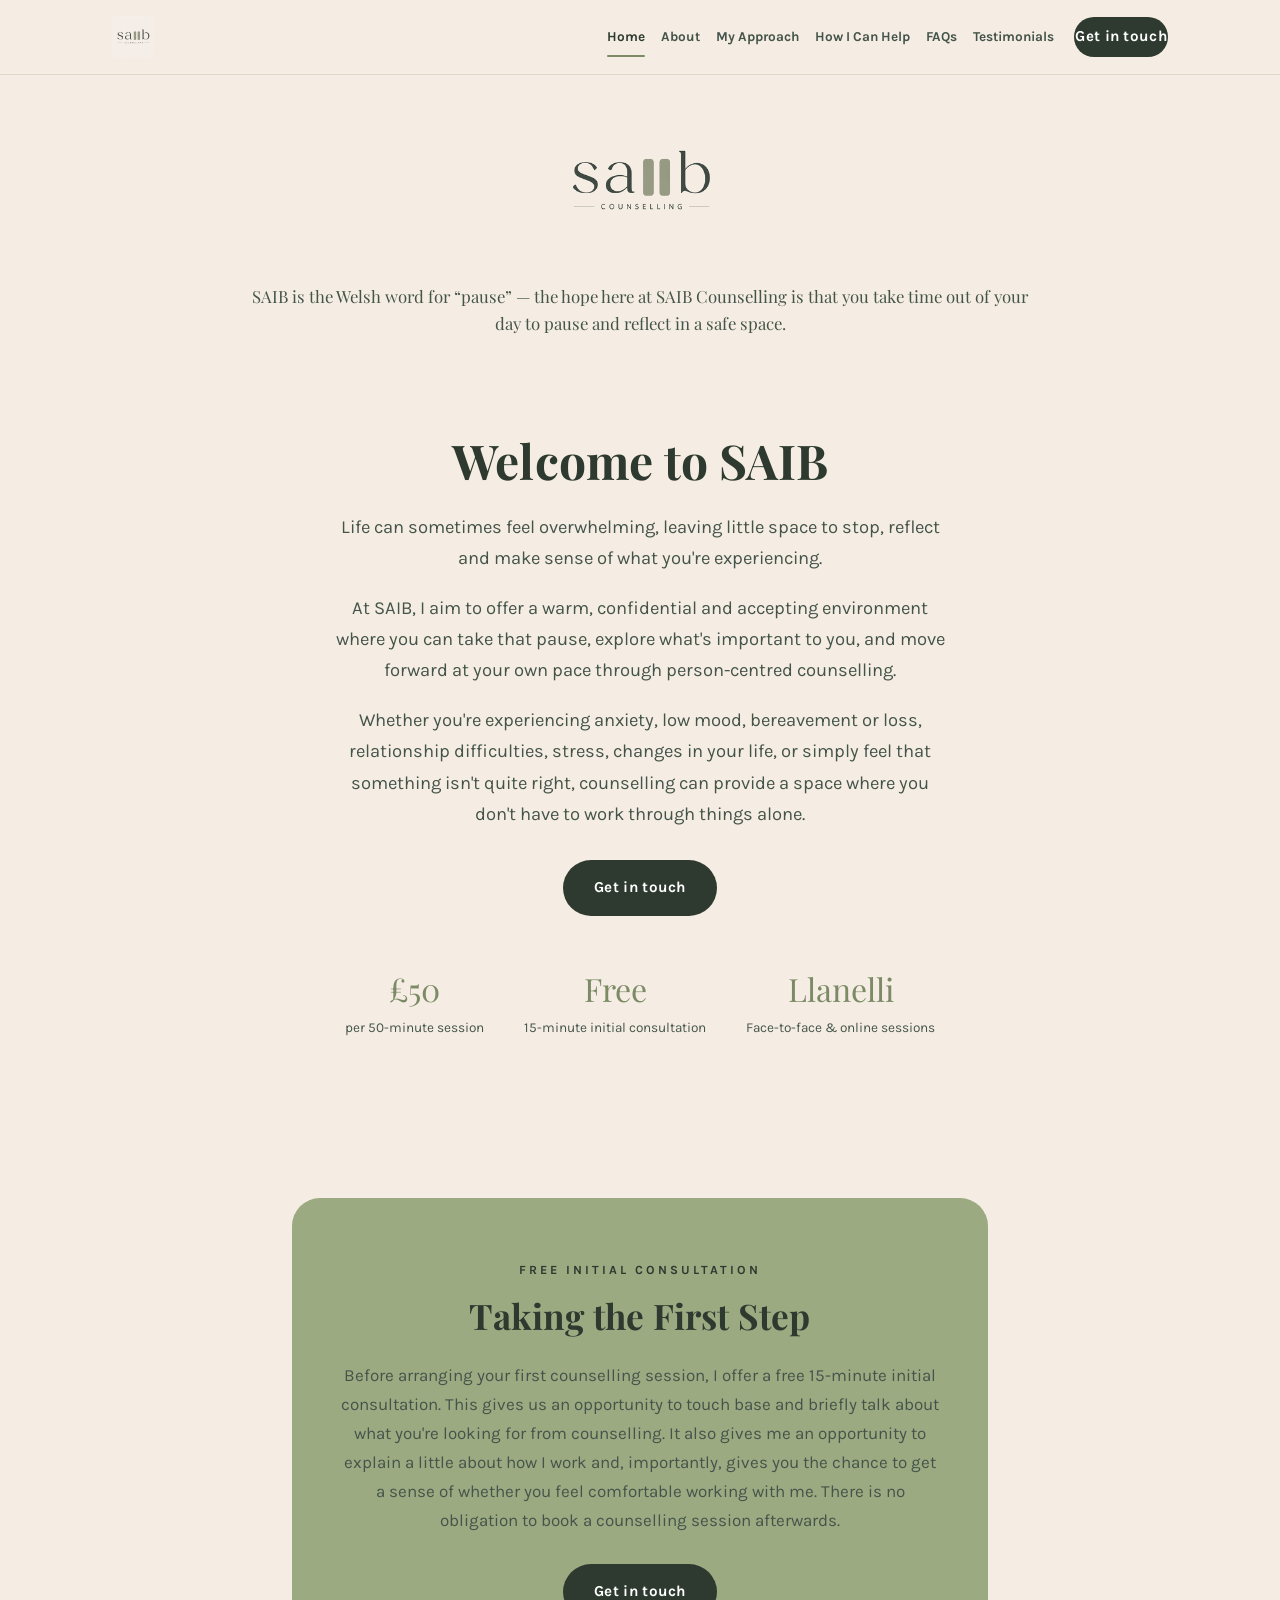
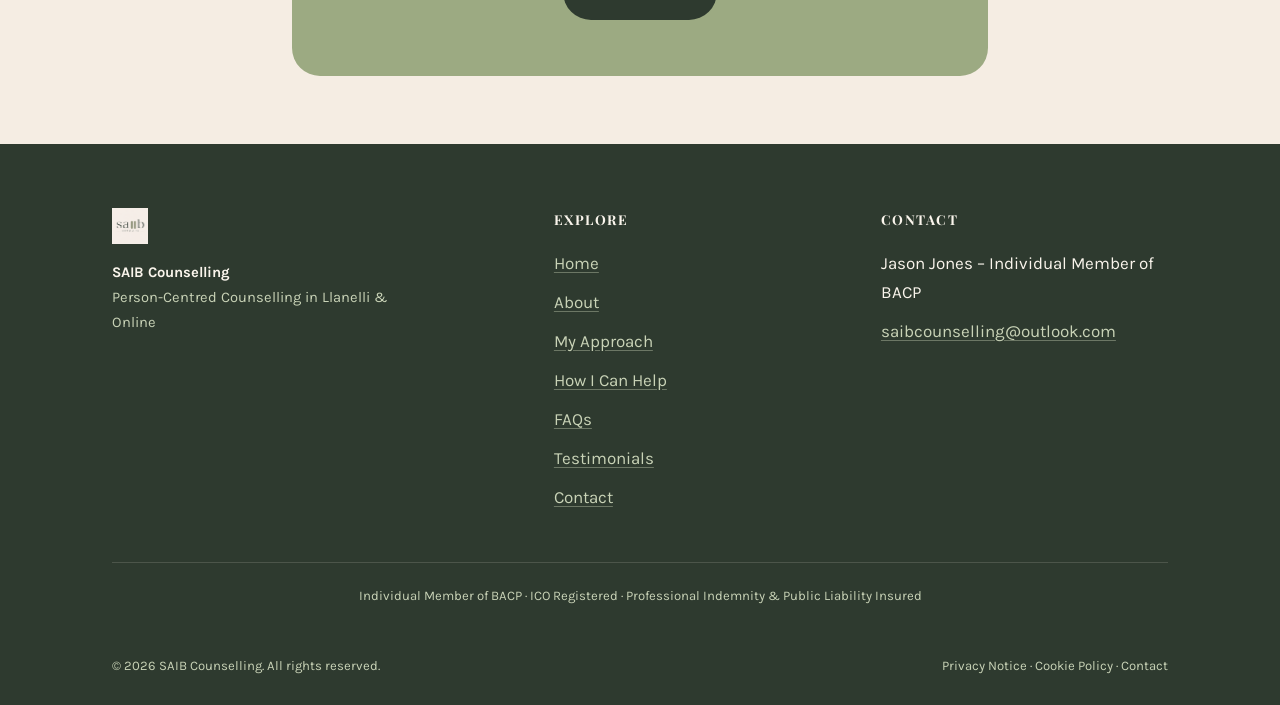
<file: docs/index.html>
<!DOCTYPE html>
<html lang="en-GB">
<head>
<meta charset="UTF-8">
<meta name="viewport" content="width=device-width, initial-scale=1.0">
<title>SAIB Counselling — Person-Centred Counselling in Llanelli &amp; Online</title>
<meta name="description" content="Person-centred counselling with Jason Jones in Llanelli and online. A space to pause, reflect, and find your own way forward.">
<link rel="canonical" href="https://saibcounselling.com/index.html">
<meta name="theme-color" content="#2E3A2F">

<meta property="og:type" content="website">
<meta property="og:site_name" content="SAIB Counselling">
<meta property="og:title" content="SAIB Counselling — Person-Centred Counselling in Llanelli &amp; Online">
<meta property="og:description" content="Person-centred counselling with Jason Jones in Llanelli and online. A space to pause, reflect, and find your own way forward.">
<meta property="og:url" content="https://saibcounselling.com/index.html">
<meta property="og:image" content="https://saibcounselling.com/assets/logo.png">
<meta name="twitter:card" content="summary_large_image">
<meta name="twitter:title" content="SAIB Counselling — Person-Centred Counselling in Llanelli &amp; Online">
<meta name="twitter:description" content="Person-centred counselling with Jason Jones in Llanelli and online. A space to pause, reflect, and find your own way forward.">
<meta name="twitter:image" content="https://saibcounselling.com/assets/logo.png">

<link rel="icon" type="image/png" href="assets/logo.png">
<link rel="apple-touch-icon" href="assets/logo.png">
<link rel="preconnect" href="https://fonts.googleapis.com">
<link rel="preconnect" href="https://fonts.gstatic.com" crossorigin>
<link href="https://fonts.googleapis.com/css2?family=Playfair+Display:wght@600;700&family=Karla:wght@400;500;700;800&display=swap" rel="stylesheet">
<link rel="stylesheet" href="assets/style.css">

<script type="application/ld+json">
{
  "@context": "https://schema.org",
  "@type": "ProfessionalService",
  "name": "SAIB Counselling",
  "url": "https://saibcounselling.com/",
  "image": "https://saibcounselling.com/assets/logo.png",
  "logo": "https://saibcounselling.com/assets/logo.png",
  "description": "Person-centred counselling with Jason Jones in Llanelli and online. A space to pause, reflect, and find your own way forward.",
  "priceRange": "£50",
  "email": "saibcounselling@outlook.com",
  "address": {
    "@type": "PostalAddress",
    "addressLocality": "Llanelli",
    "addressRegion": "Carmarthenshire",
    "addressCountry": "GB"
  },
  "areaServed": ["Llanelli", "Carmarthenshire", "Online"],
  "founder": {
    "@type": "Person",
    "name": "Jason Jones",
    "jobTitle": "Counsellor",
    "memberOf": {
      "@type": "Organization",
      "name": "British Association for Counselling and Psychotherapy (BACP)"
    }
  },
  "makesOffer": {
    "@type": "Offer",
    "name": "Free 15-minute initial consultation",
    "price": "0",
    "priceCurrency": "GBP"
  }
}
</script>
</head>
<body>

<header class="site-header">
  <nav class="nav">
    <a href="index.html" class="brand">
      <img src="assets/logo.png" alt="SAIB Counselling logo" width="42" height="42">
    </a>
    <div class="nav-links" id="nav-links">
      <a href="index.html" class="active">Home</a>
      <a href="about.html">About</a>
      <a href="services.html">My Approach</a>
      <a href="how-can-i-help.html">How I Can Help</a>
      <a href="faq.html">FAQs</a>
      <a href="testimonials.html">Testimonials</a>
      <a href="contact.html" class="btn btn-primary nav-cta">Get in touch</a>
    </div>
    <button class="nav-toggle" aria-label="Toggle menu" aria-expanded="false" aria-controls="nav-links"><span></span><span></span><span></span></button>
  </nav>
</header>

<main>
  <!-- Logo Banner -->
  <section class="logo-banner">
    <div class="container">
      <img src="assets/logo-transparent.png" alt="SAIB Counselling logo" width="220" height="220">
      <p>SAIB is the Welsh word for &ldquo;pause&rdquo; — the hope here at SAIB Counselling is that you take time out of your day to pause and reflect in a safe space.</p>
    </div>
  </section>

  <!-- Hero -->
  <section class="hero">
    <div class="container" style="max-width:760px; margin:0 auto; text-align:center;">
      <h1>Welcome to SAIB</h1>
      <p class="lede center">Life can sometimes feel overwhelming, leaving little space to stop, reflect and make sense of what you're experiencing.</p>
      <p class="lede center">At SAIB, I aim to offer a warm, confidential and accepting environment where you can take that pause, explore what's important to you, and move forward at your own pace through person-centred counselling.</p>
      <p class="lede center">Whether you're experiencing anxiety, low mood, bereavement or loss, relationship difficulties, stress, changes in your life, or simply feel that something isn't quite right, counselling can provide a space where you don't have to work through things alone.</p>
      <div class="hero-actions center" style="justify-content:center;">
        <a href="contact.html" class="btn btn-primary">Get in touch</a>
      </div>
      <div class="hero-stats" style="justify-content:center;">
        <div>
          <div class="stat-num">£50</div>
          <div class="stat-label">per 50-minute session</div>
        </div>
        <div>
          <div class="stat-num">Free</div>
          <div class="stat-label">15-minute initial consultation</div>
        </div>
        <div>
          <div class="stat-num">Llanelli</div>
          <div class="stat-label">Face-to-face &amp; online sessions</div>
        </div>
      </div>
    </div>
  </section>

  <!-- Free Initial Consultation -->
  <section>
    <div class="container" style="max-width:760px;">
      <div class="sage-block">
        <div class="section-head center" style="max-width:100%; margin-bottom:24px;">
          <span class="eyebrow">Free Initial Consultation</span>
          <h2>Taking the First Step</h2>
        </div>
        <p class="center" style="color:var(--forest-80);">Before arranging your first counselling session, I offer a free 15-minute initial consultation. This gives us an opportunity to touch base and briefly talk about what you're looking for from counselling. It also gives me an opportunity to explain a little about how I work and, importantly, gives you the chance to get a sense of whether you feel comfortable working with me. There is no obligation to book a counselling session afterwards.</p>
        <div class="center" style="margin-top:30px;">
          <a href="contact.html" class="btn btn-primary">Get in touch</a>
        </div>
      </div>
    </div>
  </section>
</main>

<footer class="site-footer">
  <div class="container">
    <div class="footer-grid">
      <div class="footer-brand">
        <img src="assets/logo.png" alt="SAIB Counselling" width="36" height="36" loading="lazy">
        <p><strong style="color:var(--cream-soft);">SAIB Counselling</strong><br>Person-Centred Counselling in Llanelli &amp; Online</p>
      </div>
      <div>
        <h4>Explore</h4>
        <ul>
          <li><a href="index.html">Home</a></li>
          <li><a href="about.html">About</a></li>
          <li><a href="services.html">My Approach</a></li>
          <li><a href="how-can-i-help.html">How I Can Help</a></li>
          <li><a href="faq.html">FAQs</a></li>
          <li><a href="testimonials.html">Testimonials</a></li>
          <li><a href="contact.html">Contact</a></li>
        </ul>
      </div>
      <div>
        <h4>Contact</h4>
        <ul>
          <li>Jason Jones &ndash; Individual Member of BACP</li>
          <li><a href="mailto:saibcounselling@outlook.com">saibcounselling@outlook.com</a></li>
        </ul>
      </div>
    </div>
    <p class="trust-strip">Individual Member of BACP &middot; ICO Registered &middot; Professional Indemnity &amp; Public Liability Insured</p>
    <div class="footer-bottom">
      <span>© 2026 SAIB Counselling. All rights reserved.</span>
      <span><a href="privacy.html">Privacy Notice</a> &middot; <a href="privacy.html#cookies">Cookie Policy</a> &middot; <a href="contact.html">Contact</a></span>
    </div>
  </div>
</footer>

<script src="assets/script.js"></script>
</body>
</html>
</file>
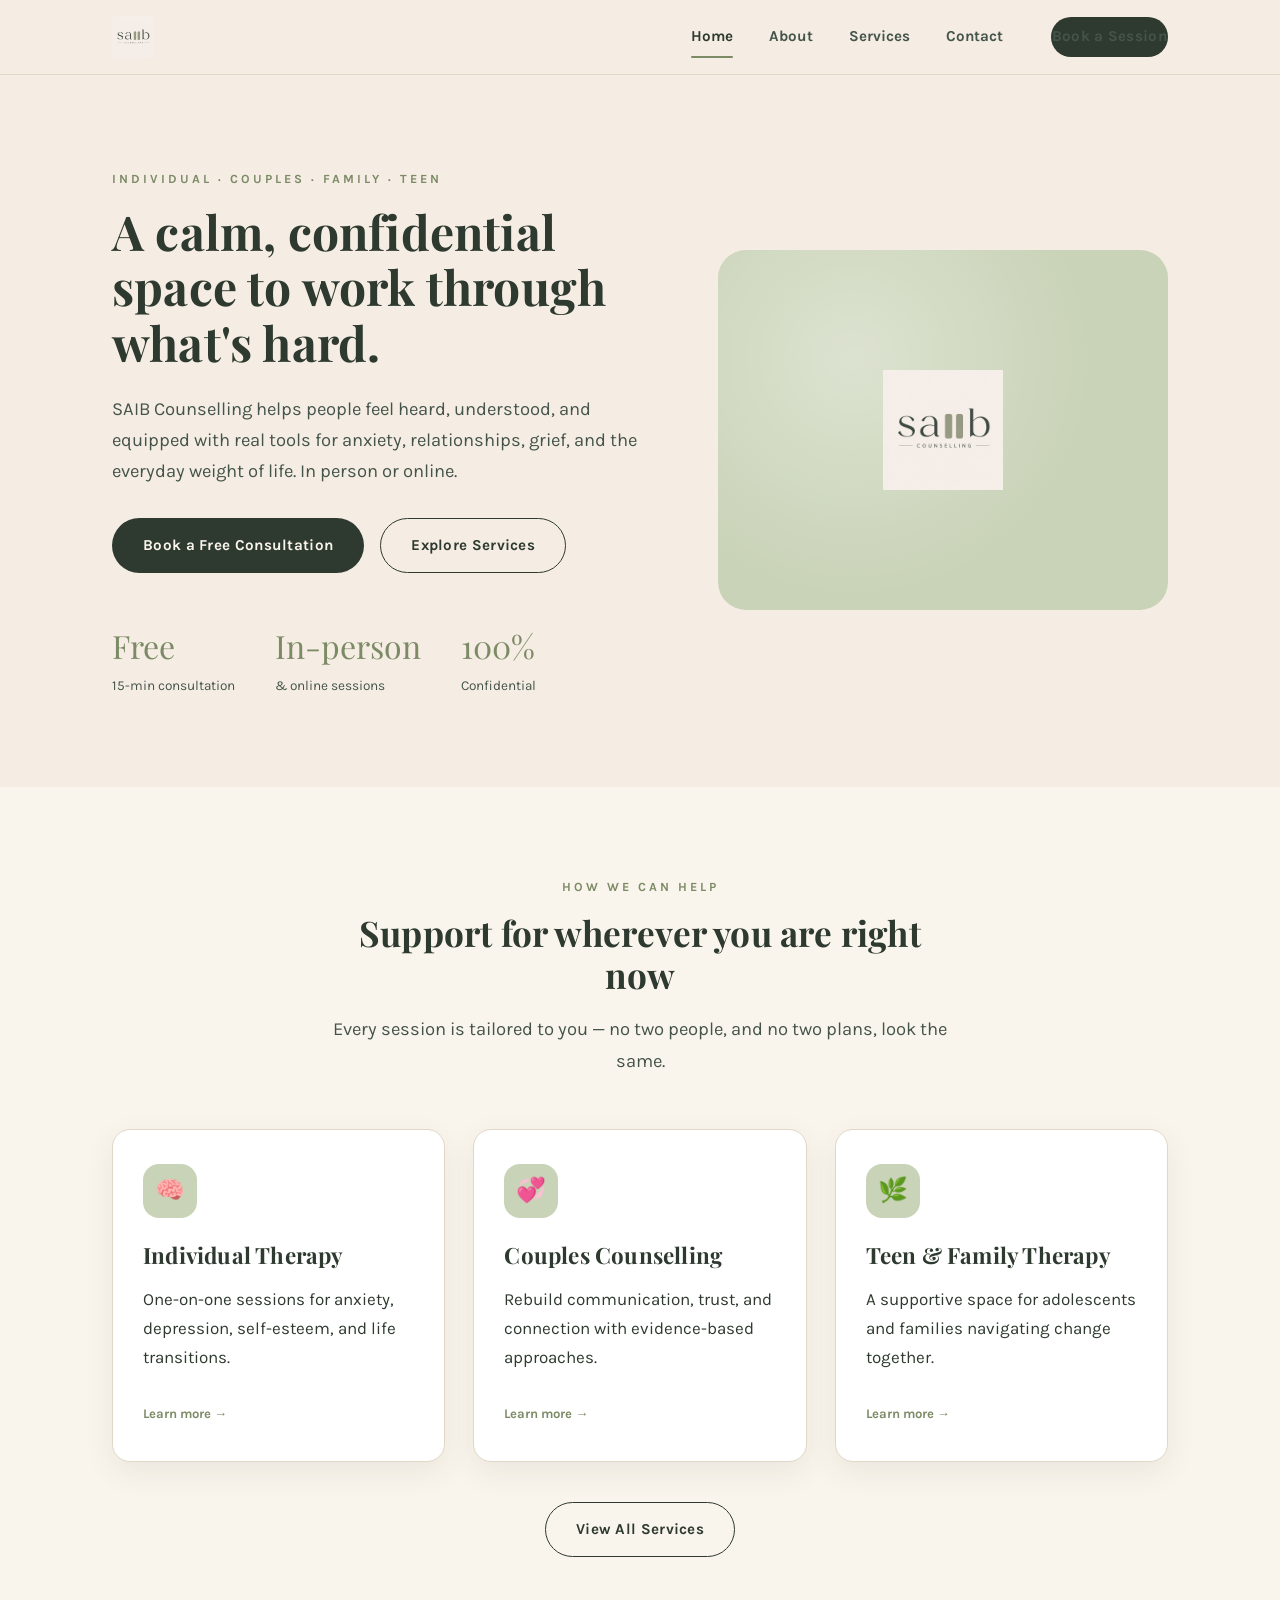
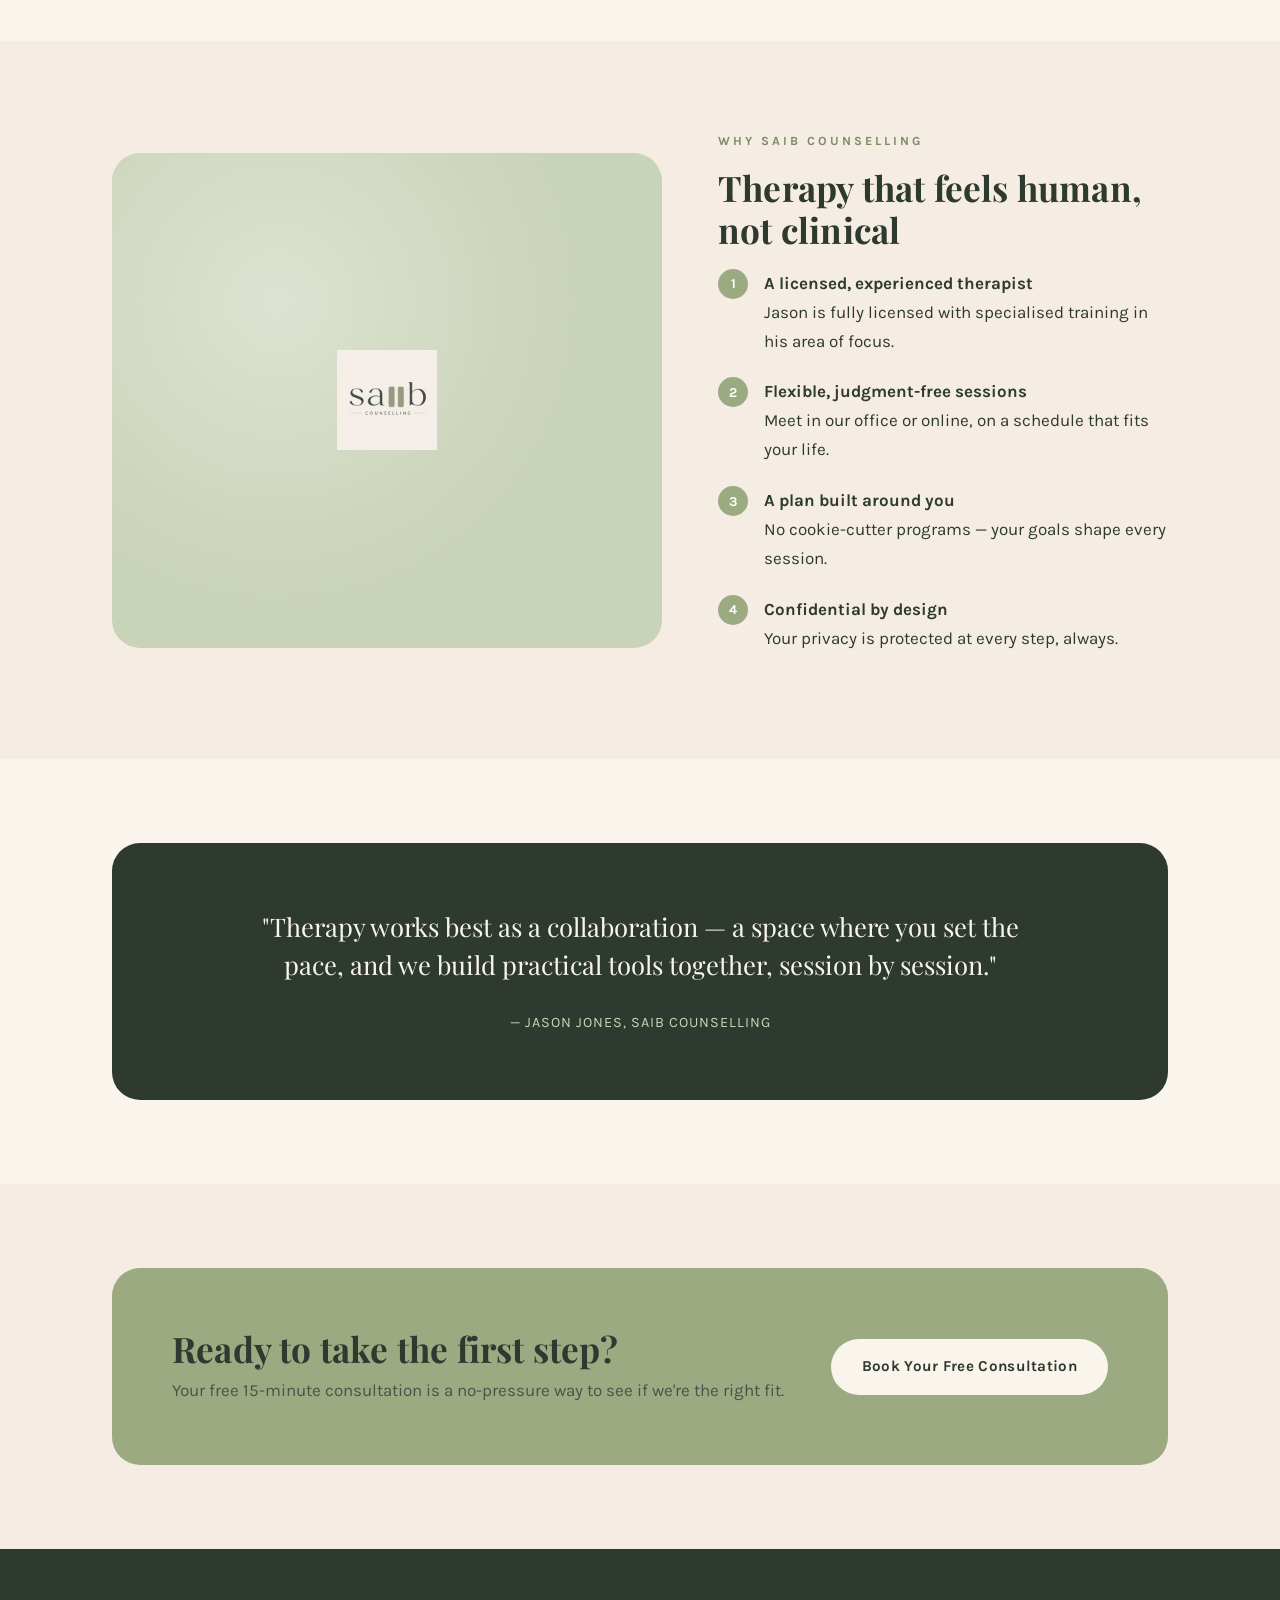
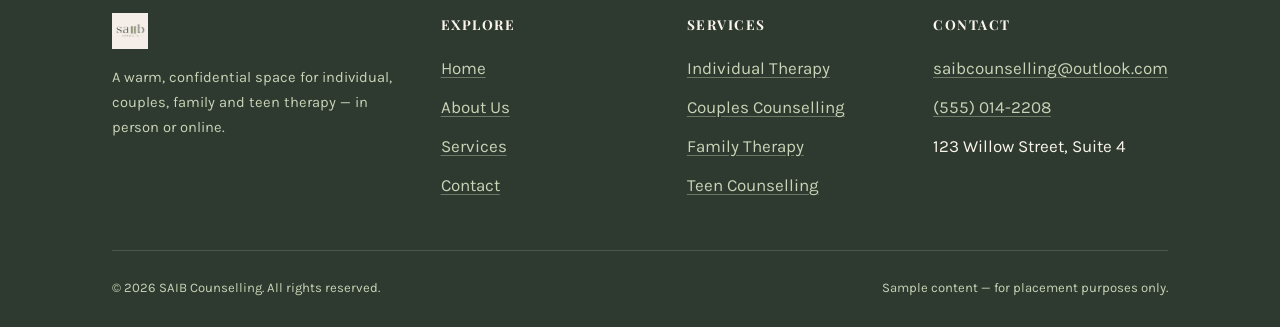
<file: website/index.html>
<!DOCTYPE html>
<html lang="en">
<head>
<meta charset="UTF-8">
<meta name="viewport" content="width=device-width, initial-scale=1.0">
<title>SAIB Counselling — Compassionate Therapy &amp; Counselling</title>
<meta name="description" content="SAIB Counselling offers individual, couples, family and teen therapy in a warm, confidential space. Book a free 15-minute consultation today.">
<link rel="canonical" href="https://hannagwen.github.io/saib-counselling/index.html">
<meta name="theme-color" content="#2E3A2F">

<!-- Open Graph / social preview -->
<meta property="og:type" content="website">
<meta property="og:site_name" content="SAIB Counselling">
<meta property="og:title" content="SAIB Counselling — Compassionate Therapy &amp; Counselling">
<meta property="og:description" content="Individual, couples, family and teen therapy in a warm, confidential space. Book a free 15-minute consultation today.">
<meta property="og:url" content="https://hannagwen.github.io/saib-counselling/index.html">
<meta property="og:image" content="https://hannagwen.github.io/saib-counselling/assets/logo.png">
<meta name="twitter:card" content="summary_large_image">
<meta name="twitter:title" content="SAIB Counselling — Compassionate Therapy &amp; Counselling">
<meta name="twitter:description" content="Individual, couples, family and teen therapy in a warm, confidential space. Book a free 15-minute consultation today.">
<meta name="twitter:image" content="https://hannagwen.github.io/saib-counselling/assets/logo.png">

<link rel="icon" type="image/png" href="assets/logo.png">
<link rel="apple-touch-icon" href="assets/logo.png">
<link rel="preconnect" href="https://fonts.googleapis.com">
<link rel="preconnect" href="https://fonts.gstatic.com" crossorigin>
<link href="https://fonts.googleapis.com/css2?family=Playfair+Display:wght@600;700&family=Karla:wght@400;500;700;800&display=swap" rel="stylesheet">
<link rel="stylesheet" href="assets/style.css">
</head>
<body>

<header class="site-header">
  <nav class="nav">
    <a href="index.html" class="brand">
      <img src="assets/logo.png" alt="SAIB Counselling logo" width="42" height="42">
    </a>
    <div class="nav-links" id="nav-links">
      <a href="index.html" class="active">Home</a>
      <a href="about.html">About</a>
      <a href="services.html">Services</a>
      <a href="contact.html">Contact</a>
      <a href="contact.html" class="btn btn-primary nav-cta">Book a Session</a>
    </div>
    <button class="nav-toggle" aria-label="Toggle menu" aria-expanded="false" aria-controls="nav-links"><span></span><span></span><span></span></button>
  </nav>
</header>

<main>
  <!-- Hero -->
  <section class="hero">
    <div class="container hero-grid">
      <div>
        <span class="eyebrow">Individual &middot; Couples &middot; Family &middot; Teen</span>
        <h1>A calm, confidential space to work through what's hard.</h1>
        <p class="lede">SAIB Counselling helps people feel heard, understood, and equipped with real tools for anxiety, relationships, grief, and the everyday weight of life. In person or online.</p>
        <div class="hero-actions">
          <a href="contact.html" class="btn btn-primary">Book a Free Consultation</a>
          <a href="services.html" class="btn btn-outline">Explore Services</a>
        </div>
        <!-- Replace with real figures (years in practice, clients seen, etc.) once available — avoid unverified numeric claims -->
        <div class="hero-stats">
          <div>
            <div class="stat-num">Free</div>
            <div class="stat-label">15-min consultation</div>
          </div>
          <div>
            <div class="stat-num">In-person</div>
            <div class="stat-label">&amp; online sessions</div>
          </div>
          <div>
            <div class="stat-num">100%</div>
            <div class="stat-label">Confidential</div>
          </div>
        </div>
      </div>
      <div class="hero-art">
        <div class="blob"></div>
        <img src="assets/logo.png" alt="" width="120" height="120">
      </div>
    </div>
  </section>

  <!-- Services preview -->
  <section class="section-alt">
    <div class="container">
      <div class="section-head center">
        <span class="eyebrow">How we can help</span>
        <h2>Support for wherever you are right now</h2>
        <p class="lede center">Every session is tailored to you — no two people, and no two plans, look the same.</p>
      </div>
      <div class="grid-3">
        <div class="card service-card">
          <div class="icon" aria-hidden="true">🧠</div>
          <h3>Individual Therapy</h3>
          <p>One-on-one sessions for anxiety, depression, self-esteem, and life transitions.</p>
          <span class="tag">Learn more →</span>
        </div>
        <div class="card service-card">
          <div class="icon" aria-hidden="true">💞</div>
          <h3>Couples Counselling</h3>
          <p>Rebuild communication, trust, and connection with evidence-based approaches.</p>
          <span class="tag">Learn more →</span>
        </div>
        <div class="card service-card">
          <div class="icon" aria-hidden="true">🌿</div>
          <h3>Teen &amp; Family Therapy</h3>
          <p>A supportive space for adolescents and families navigating change together.</p>
          <span class="tag">Learn more →</span>
        </div>
      </div>
      <div class="center" style="margin-top:40px;">
        <a href="services.html" class="btn btn-outline">View All Services</a>
      </div>
    </div>
  </section>

  <!-- Why choose us -->
  <section>
    <div class="container hero-grid">
      <div class="hero-art" style="aspect-ratio:4/3.6;">
        <div class="blob"></div>
        <img src="assets/logo.png" alt="" style="height:100px;" width="100" height="100">
      </div>
      <div>
        <span class="eyebrow">Why SAIB Counselling</span>
        <h2>Therapy that feels human, not clinical</h2>
        <ul class="feature-list">
          <li>
            <span class="dot">1</span>
            <div><strong>A licensed, experienced therapist</strong><br>Jason is fully licensed with specialised training in his area of focus.</div>
          </li>
          <li>
            <span class="dot">2</span>
            <div><strong>Flexible, judgment-free sessions</strong><br>Meet in our office or online, on a schedule that fits your life.</div>
          </li>
          <li>
            <span class="dot">3</span>
            <div><strong>A plan built around you</strong><br>No cookie-cutter programs — your goals shape every session.</div>
          </li>
          <li>
            <span class="dot">4</span>
            <div><strong>Confidential by design</strong><br>Your privacy is protected at every step, always.</div>
          </li>
        </ul>
      </div>
    </div>
  </section>

  <!-- Testimonial: swap in a real client quote once you have one on file with their written permission.
       Fabricated or unverified client testimonials can run into advertising/ethics rules for licensed
       counsellors, so this is a philosophy statement attributed to Jason rather than an invented client review. -->
  <section class="section-alt">
    <div class="container">
      <div class="testimonial">
        <blockquote>"Therapy works best as a collaboration — a space where you set the pace, and we build practical tools together, session by session."</blockquote>
        <cite>— Jason Jones, SAIB Counselling</cite>
      </div>
    </div>
  </section>

  <!-- CTA -->
  <section>
    <div class="container">
      <div class="cta-banner">
        <div>
          <h2>Ready to take the first step?</h2>
          <p style="margin:0; color: var(--forest-80);">Your free 15-minute consultation is a no-pressure way to see if we're the right fit.</p>
        </div>
        <a href="contact.html" class="btn btn-light">Book Your Free Consultation</a>
      </div>
    </div>
  </section>
</main>

<footer class="site-footer">
  <div class="container">
    <div class="footer-grid">
      <div class="footer-brand">
        <img src="assets/logo.png" alt="SAIB Counselling" width="36" height="36" loading="lazy">
        <p>A warm, confidential space for individual, couples, family and teen therapy — in person or online.</p>
      </div>
      <div>
        <h4>Explore</h4>
        <ul>
          <li><a href="index.html">Home</a></li>
          <li><a href="about.html">About Us</a></li>
          <li><a href="services.html">Services</a></li>
          <li><a href="contact.html">Contact</a></li>
        </ul>
      </div>
      <div>
        <h4>Services</h4>
        <ul>
          <li><a href="services.html">Individual Therapy</a></li>
          <li><a href="services.html">Couples Counselling</a></li>
          <li><a href="services.html">Family Therapy</a></li>
          <li><a href="services.html">Teen Counselling</a></li>
        </ul>
      </div>
      <div>
        <h4>Contact</h4>
        <ul>
          <li><a href="mailto:saibcounselling@outlook.com">saibcounselling@outlook.com</a></li>
          <li><a href="tel:+15550142208">(555) 014-2208</a></li>
          <li>123 Willow Street, Suite 4</li>
        </ul>
      </div>
    </div>
    <div class="footer-bottom">
      <span>© 2026 SAIB Counselling. All rights reserved.</span>
      <span>Sample content — for placement purposes only.</span>
    </div>
  </div>
</footer>

<script src="assets/script.js"></script>
</body>
</html>
</file>
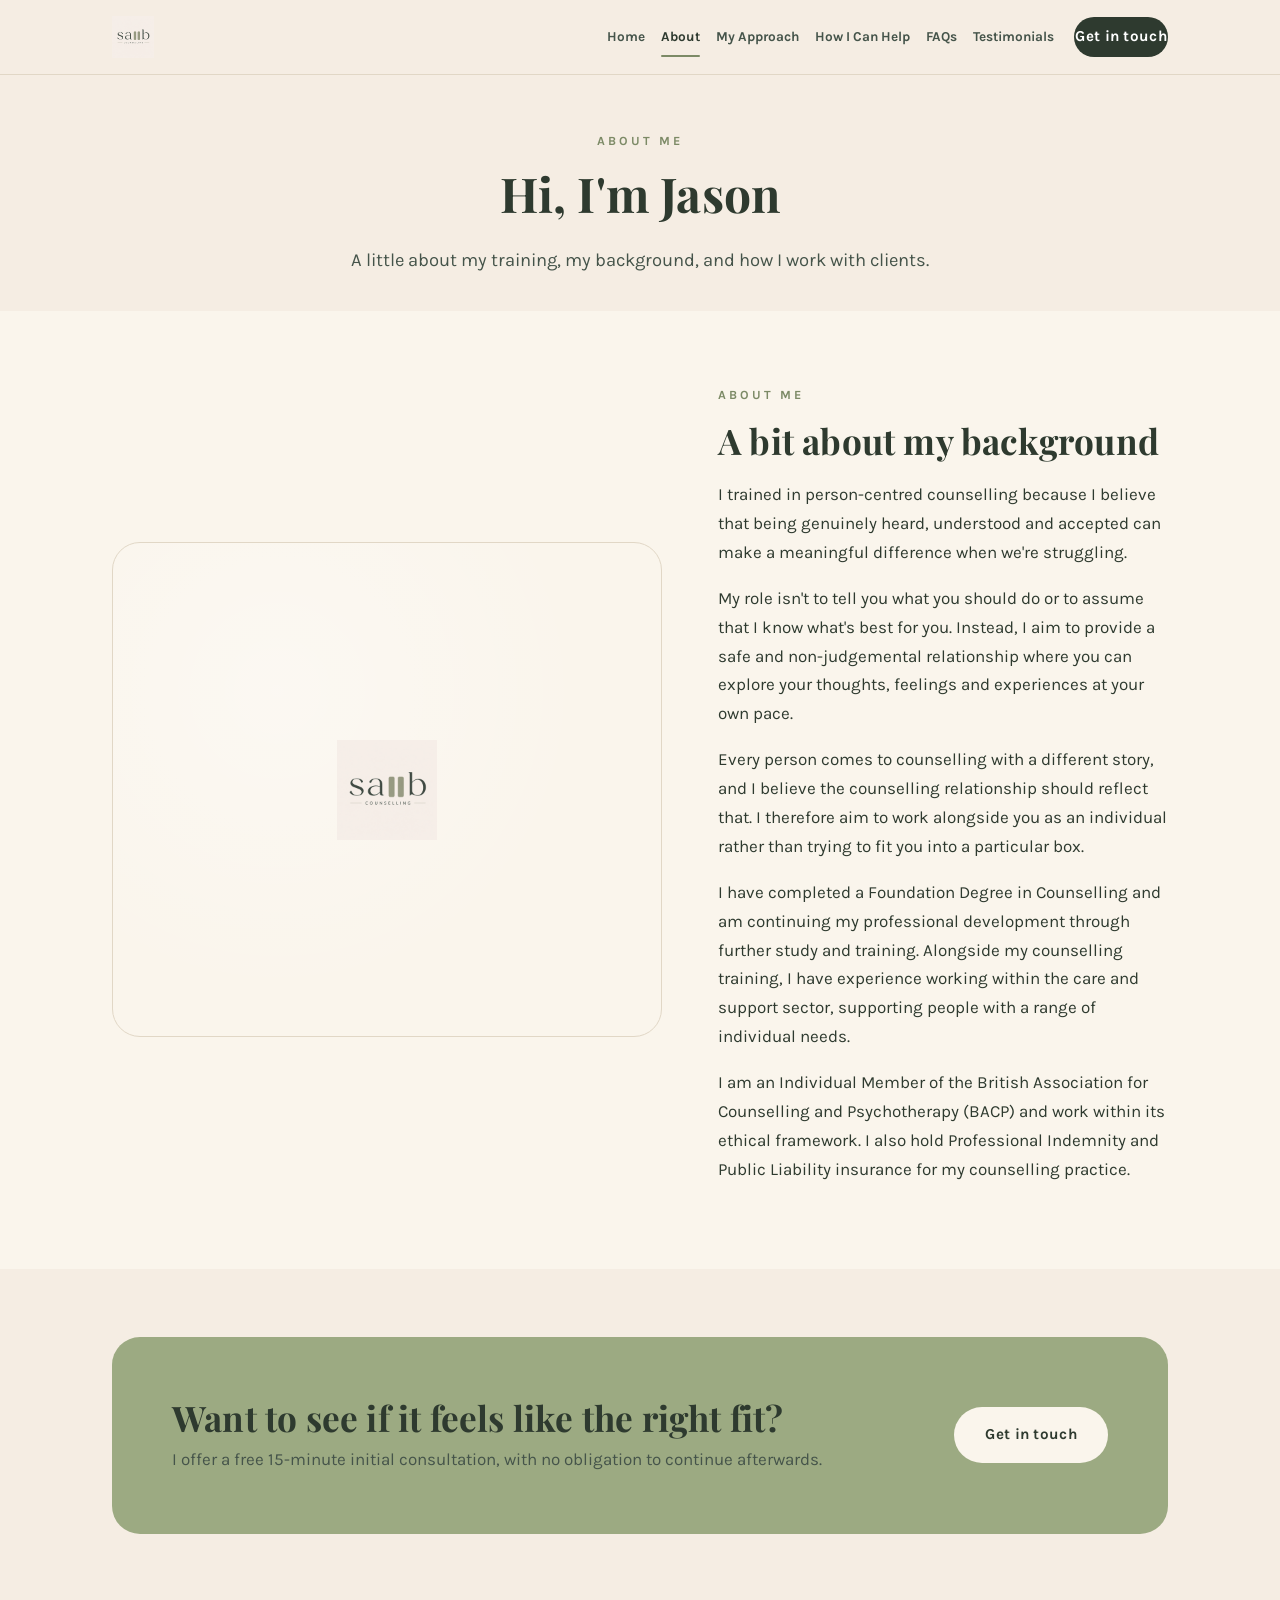
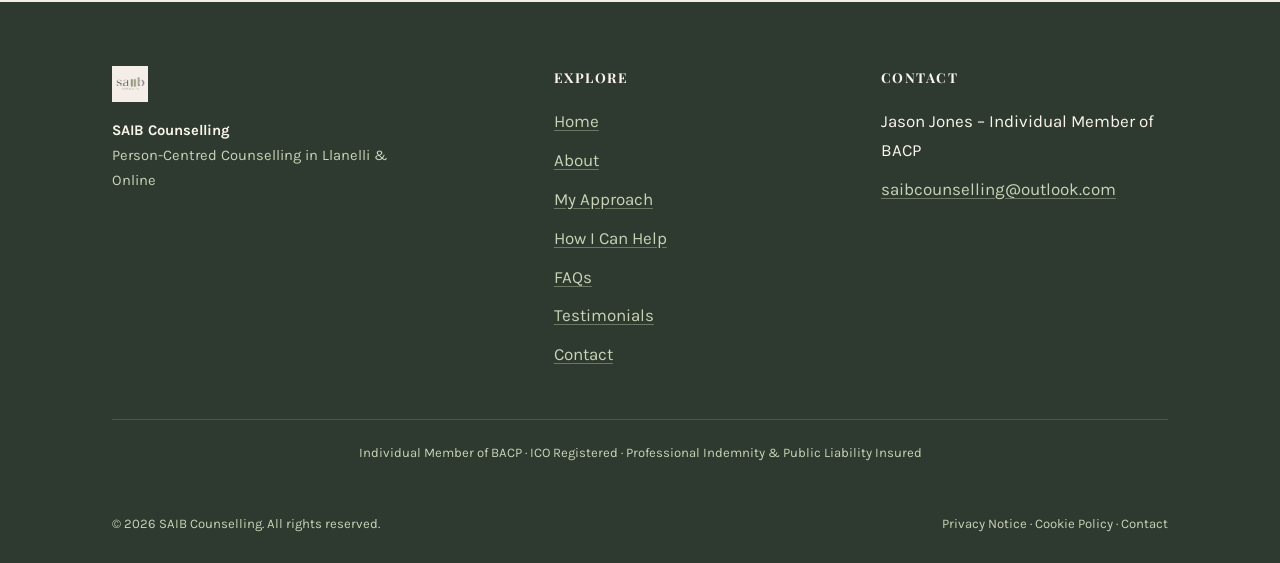
<file: docs/about.html>
<!DOCTYPE html>
<html lang="en-GB">
<head>
<meta charset="UTF-8">
<meta name="viewport" content="width=device-width, initial-scale=1.0">
<title>About — SAIB Counselling</title>
<meta name="description" content="Meet Jason Jones, Individual Member of BACP and founder of SAIB Counselling in Llanelli — a person-centred approach to individual counselling.">
<link rel="canonical" href="https://saibcounselling.com/about.html">
<meta name="theme-color" content="#2E3A2F">

<meta property="og:type" content="website">
<meta property="og:site_name" content="SAIB Counselling">
<meta property="og:title" content="About — SAIB Counselling">
<meta property="og:description" content="Meet Jason Jones, Individual Member of BACP and founder of SAIB Counselling in Llanelli — a person-centred approach to individual counselling.">
<meta property="og:url" content="https://saibcounselling.com/about.html">
<meta property="og:image" content="https://saibcounselling.com/assets/logo.png">
<meta name="twitter:card" content="summary_large_image">
<meta name="twitter:title" content="About — SAIB Counselling">
<meta name="twitter:description" content="Meet Jason Jones, Individual Member of BACP and founder of SAIB Counselling in Llanelli — a person-centred approach to individual counselling.">
<meta name="twitter:image" content="https://saibcounselling.com/assets/logo.png">

<link rel="icon" type="image/png" href="assets/logo.png">
<link rel="apple-touch-icon" href="assets/logo.png">
<link rel="preconnect" href="https://fonts.googleapis.com">
<link rel="preconnect" href="https://fonts.gstatic.com" crossorigin>
<link href="https://fonts.googleapis.com/css2?family=Playfair+Display:wght@600;700&family=Karla:wght@400;500;700;800&display=swap" rel="stylesheet">
<link rel="stylesheet" href="assets/style.css">
</head>
<body>

<header class="site-header">
  <nav class="nav">
    <a href="index.html" class="brand">
      <img src="assets/logo.png" alt="SAIB Counselling logo" width="42" height="42">
    </a>
    <div class="nav-links" id="nav-links">
      <a href="index.html">Home</a>
      <a href="about.html" class="active">About</a>
      <a href="services.html">My Approach</a>
      <a href="how-can-i-help.html">How I Can Help</a>
      <a href="faq.html">FAQs</a>
      <a href="testimonials.html">Testimonials</a>
      <a href="contact.html" class="btn btn-primary nav-cta">Get in touch</a>
    </div>
    <button class="nav-toggle" aria-label="Toggle menu" aria-expanded="false" aria-controls="nav-links"><span></span><span></span><span></span></button>
  </nav>
</header>

<main>
  <section class="page-hero">
    <div class="container">
      <span class="eyebrow center">About Me</span>
      <h1 class="center">Hi, I'm Jason</h1>
      <p class="lede center">A little about my training, my background, and how I work with clients.</p>
    </div>
  </section>

  <!-- About me -->
  <section class="section-alt">
    <div class="container hero-grid">
      <div class="hero-art" style="aspect-ratio:4/3.6;">
        <div class="blob"></div>
        <img src="assets/logo.png" alt="" style="height:100px;" width="100" height="100">
      </div>
      <div>
        <span class="eyebrow">About Me</span>
        <h2>A bit about my background</h2>
        <p>I trained in person-centred counselling because I believe that being genuinely heard, understood and accepted can make a meaningful difference when we're struggling.</p>
        <p>My role isn't to tell you what you should do or to assume that I know what's best for you. Instead, I aim to provide a safe and non-judgemental relationship where you can explore your thoughts, feelings and experiences at your own pace.</p>
        <p>Every person comes to counselling with a different story, and I believe the counselling relationship should reflect that. I therefore aim to work alongside you as an individual rather than trying to fit you into a particular box.</p>
        <p>I have completed a Foundation Degree in Counselling and am continuing my professional development through further study and training. Alongside my counselling training, I have experience working within the care and support sector, supporting people with a range of individual needs.</p>
        <p>I am an Individual Member of the British Association for Counselling and Psychotherapy (BACP) and work within its ethical framework. I also hold Professional Indemnity and Public Liability insurance for my counselling practice.</p>
      </div>
    </div>
  </section>

  <section>
    <div class="container">
      <div class="cta-banner">
        <div>
          <h2>Want to see if it feels like the right fit?</h2>
          <p style="margin:0; color: var(--forest-80);">I offer a free 15-minute initial consultation, with no obligation to continue afterwards.</p>
        </div>
        <a href="contact.html" class="btn btn-light">Get in touch</a>
      </div>
    </div>
  </section>
</main>

<footer class="site-footer">
  <div class="container">
    <div class="footer-grid">
      <div class="footer-brand">
        <img src="assets/logo.png" alt="SAIB Counselling" width="36" height="36" loading="lazy">
        <p><strong style="color:var(--cream-soft);">SAIB Counselling</strong><br>Person-Centred Counselling in Llanelli &amp; Online</p>
      </div>
      <div>
        <h4>Explore</h4>
        <ul>
          <li><a href="index.html">Home</a></li>
          <li><a href="about.html">About</a></li>
          <li><a href="services.html">My Approach</a></li>
          <li><a href="how-can-i-help.html">How I Can Help</a></li>
          <li><a href="faq.html">FAQs</a></li>
          <li><a href="testimonials.html">Testimonials</a></li>
          <li><a href="contact.html">Contact</a></li>
        </ul>
      </div>
      <div>
        <h4>Contact</h4>
        <ul>
          <li>Jason Jones &ndash; Individual Member of BACP</li>
          <li><a href="mailto:saibcounselling@outlook.com">saibcounselling@outlook.com</a></li>
        </ul>
      </div>
    </div>
    <p class="trust-strip">Individual Member of BACP &middot; ICO Registered &middot; Professional Indemnity &amp; Public Liability Insured</p>
    <div class="footer-bottom">
      <span>© 2026 SAIB Counselling. All rights reserved.</span>
      <span><a href="privacy.html">Privacy Notice</a> &middot; <a href="privacy.html#cookies">Cookie Policy</a> &middot; <a href="contact.html">Contact</a></span>
    </div>
  </div>
</footer>

<script src="assets/script.js"></script>
</body>
</html>
</file>
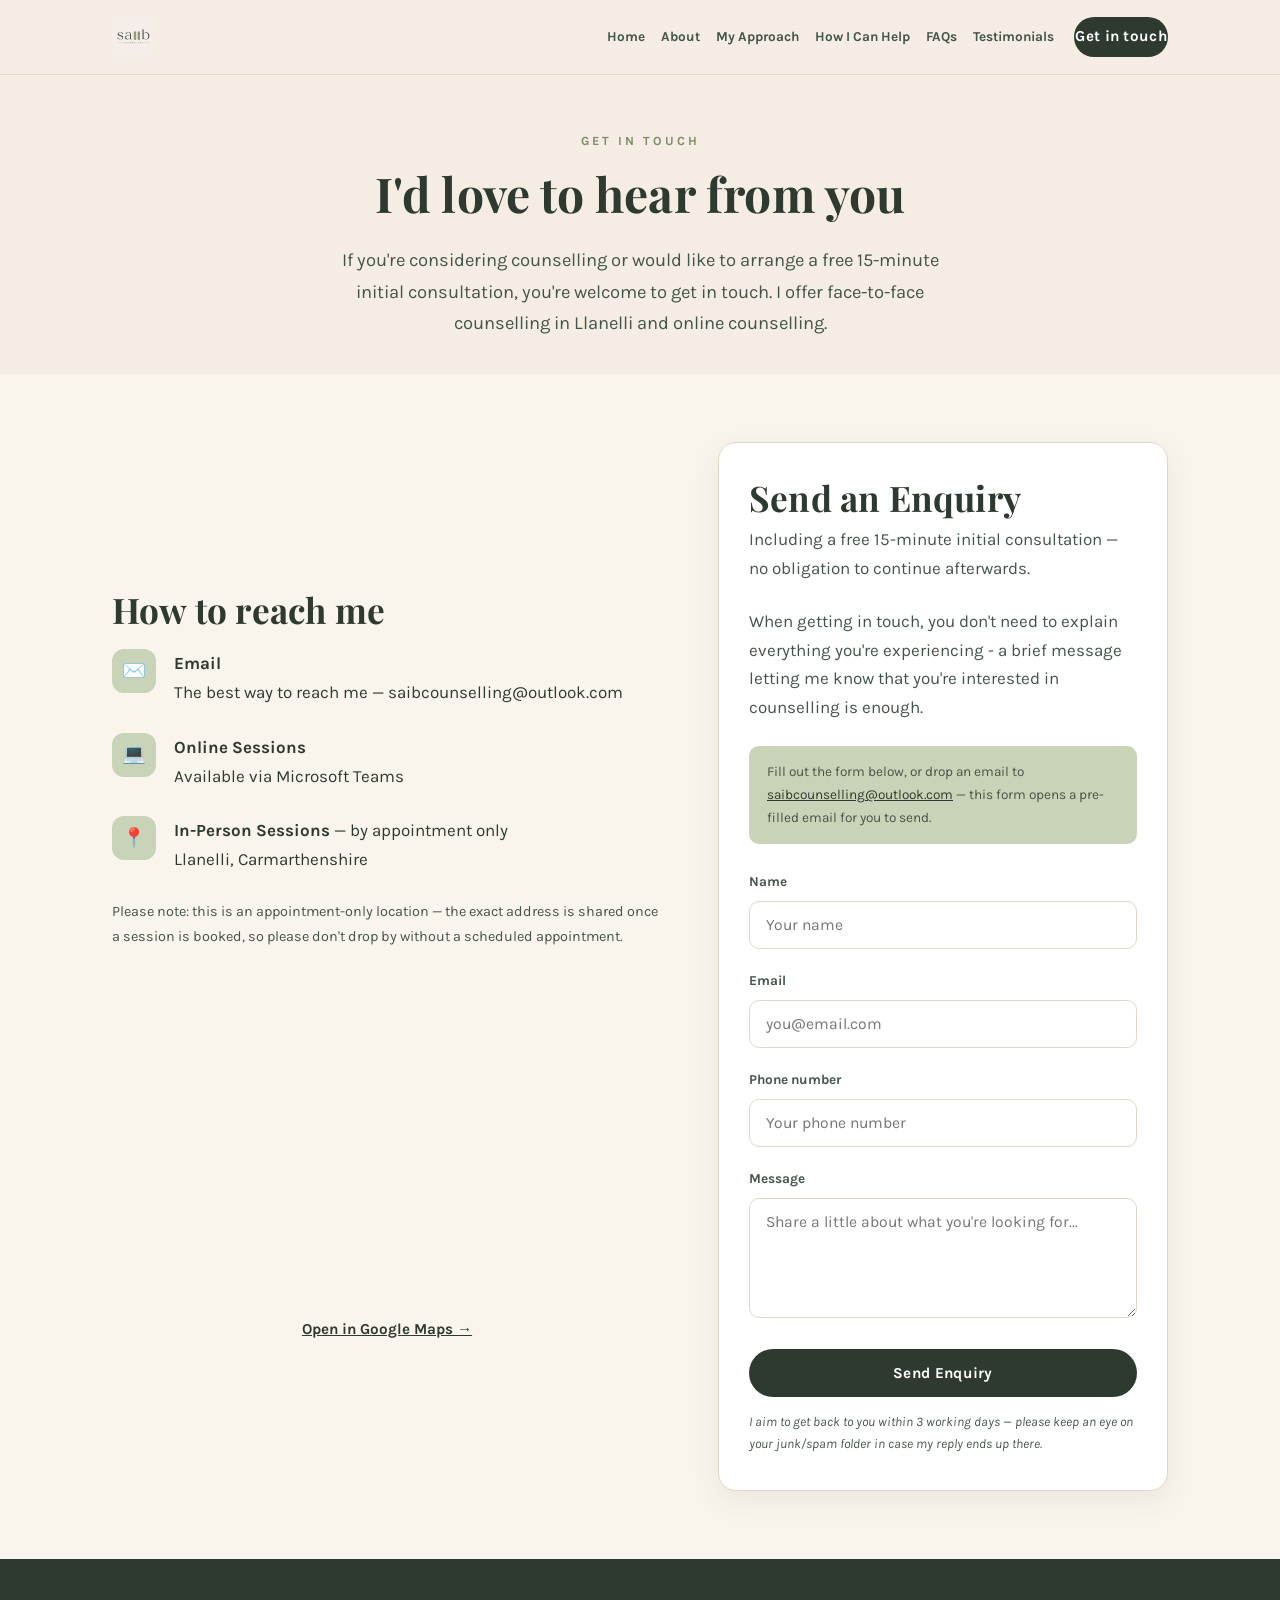
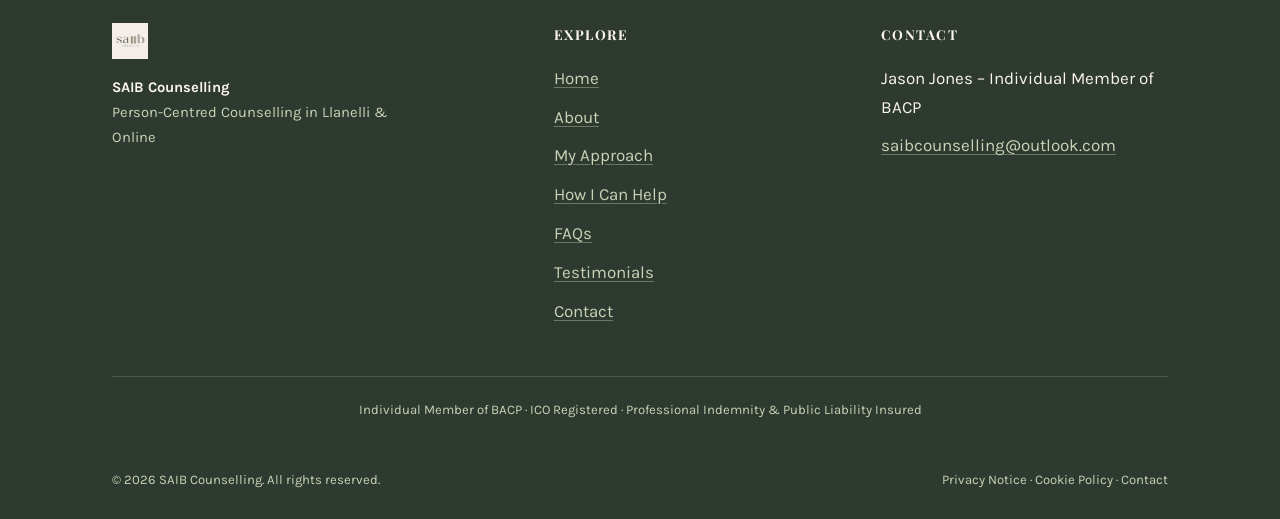
<file: docs/contact.html>
<!DOCTYPE html>
<html lang="en-GB">
<head>
<meta charset="UTF-8">
<meta name="viewport" content="width=device-width, initial-scale=1.0">
<title>Contact — SAIB Counselling</title>
<meta name="description" content="Get in touch with SAIB Counselling in Llanelli to arrange a free 15-minute initial consultation, in person or online.">
<link rel="canonical" href="https://saibcounselling.com/contact.html">
<meta name="theme-color" content="#2E3A2F">

<meta property="og:type" content="website">
<meta property="og:site_name" content="SAIB Counselling">
<meta property="og:title" content="Contact — SAIB Counselling">
<meta property="og:description" content="Get in touch with SAIB Counselling in Llanelli to arrange a free 15-minute initial consultation, in person or online.">
<meta property="og:url" content="https://saibcounselling.com/contact.html">
<meta property="og:image" content="https://saibcounselling.com/assets/logo.png">
<meta name="twitter:card" content="summary_large_image">
<meta name="twitter:title" content="Contact — SAIB Counselling">
<meta name="twitter:description" content="Get in touch with SAIB Counselling in Llanelli to arrange a free 15-minute initial consultation, in person or online.">
<meta name="twitter:image" content="https://saibcounselling.com/assets/logo.png">

<link rel="icon" type="image/png" href="assets/logo.png">
<link rel="apple-touch-icon" href="assets/logo.png">
<link rel="preconnect" href="https://fonts.googleapis.com">
<link rel="preconnect" href="https://fonts.gstatic.com" crossorigin>
<link href="https://fonts.googleapis.com/css2?family=Playfair+Display:wght@600;700&family=Karla:wght@400;500;700;800&display=swap" rel="stylesheet">
<link rel="stylesheet" href="assets/style.css">
</head>
<body>

<header class="site-header">
  <nav class="nav">
    <a href="index.html" class="brand">
      <img src="assets/logo.png" alt="SAIB Counselling logo" width="42" height="42">
    </a>
    <div class="nav-links" id="nav-links">
      <a href="index.html">Home</a>
      <a href="about.html">About</a>
      <a href="services.html">My Approach</a>
      <a href="how-can-i-help.html">How I Can Help</a>
      <a href="faq.html">FAQs</a>
      <a href="testimonials.html">Testimonials</a>
      <a href="contact.html" class="active btn btn-primary nav-cta">Get in touch</a>
    </div>
    <button class="nav-toggle" aria-label="Toggle menu" aria-expanded="false" aria-controls="nav-links"><span></span><span></span><span></span></button>
  </nav>
</header>

<main>
  <section class="page-hero">
    <div class="container">
      <span class="eyebrow center">Get in Touch</span>
      <h1 class="center">I'd love to hear from you</h1>
      <p class="lede center">If you're considering counselling or would like to arrange a free 15-minute initial consultation, you're welcome to get in touch. I offer face-to-face counselling in Llanelli and online counselling.</p>
    </div>
  </section>

  <section class="section-alt">
    <div class="container hero-grid">

      <!-- Contact info -->
      <div>
        <h2>How to reach me</h2>

        <div class="info-row">
          <div class="icon" aria-hidden="true">✉️</div>
          <div>
            <strong>Email</strong><br>
            The best way to reach me — <a href="mailto:saibcounselling@outlook.com">saibcounselling@outlook.com</a>
          </div>
        </div>

        <div class="info-row">
          <div class="icon" aria-hidden="true">💻</div>
          <div>
            <strong>Online Sessions</strong><br>
            Available via Microsoft Teams
          </div>
        </div>

        <div class="info-row">
          <div class="icon" aria-hidden="true">📍</div>
          <div>
            <strong>In-Person Sessions</strong> — by appointment only<br>
            Llanelli, Carmarthenshire
          </div>
        </div>

        <p style="color:var(--forest-80); font-size:0.9rem; margin-top:4px;">Please note: this is an appointment-only location — the exact address is shared once a session is booked, so please don't drop by without a scheduled appointment.</p>

        <div class="map-embed">
          <iframe
            title="Map showing the Llanelli area"
            src="https://maps.google.com/maps?q=Llanelli%2C%20Carmarthenshire&output=embed"
            loading="lazy"
            referrerpolicy="no-referrer-when-downgrade"
            allowfullscreen>
          </iframe>
        </div>
        <a class="map-embed-link" href="https://www.google.com/maps/search/?api=1&query=Llanelli+Carmarthenshire" target="_blank" rel="noopener">Open in Google Maps →</a>
      </div>

      <!-- Enquiry form -->
      <div class="card">
        <h2 style="margin-bottom:6px;">Send an Enquiry</h2>
        <p style="color:var(--forest-80); margin-bottom:24px;">Including a free 15-minute initial consultation — no obligation to continue afterwards.</p>
        <p style="color:var(--forest-80); margin-bottom:24px;">When getting in touch, you don't need to explain everything you're experiencing - a brief message letting me know that you're interested in counselling is enough.</p>

        <div class="form-note">
          Fill out the form below, or drop an email to <a href="mailto:saibcounselling@outlook.com">saibcounselling@outlook.com</a> — this form opens a pre-filled email for you to send.
        </div>

        <form id="booking-form">
          <div class="form-grid">
            <div class="full">
              <label for="name">Name</label>
              <input type="text" id="name" name="name" placeholder="Your name" autocomplete="name" required>
            </div>
            <div class="full">
              <label for="email">Email</label>
              <input type="email" id="email" name="email" placeholder="you@email.com" autocomplete="email" required>
            </div>
            <div class="full">
              <label for="phone">Phone number</label>
              <input type="tel" id="phone" name="phone" placeholder="Your phone number" autocomplete="tel" pattern="[0-9+\s()-]{7,20}" title="Please enter a valid phone number (at least 7 digits)" required>
            </div>
            <div class="full">
              <label for="message">Message</label>
              <textarea id="message" name="message" placeholder="Share a little about what you're looking for..." required></textarea>
            </div>
          </div>
          <button type="submit" class="btn btn-primary" style="margin-top:22px; width:100%; justify-content:center;">Send Enquiry</button>
        </form>
        <p style="font-style:italic; font-size:0.82rem; color:var(--forest-80); margin:14px 0 0;">I aim to get back to you within 3 working days — please keep an eye on your junk/spam folder in case my reply ends up there.</p>
      </div>
    </div>
  </section>
</main>

<footer class="site-footer">
  <div class="container">
    <div class="footer-grid">
      <div class="footer-brand">
        <img src="assets/logo.png" alt="SAIB Counselling" width="36" height="36" loading="lazy">
        <p><strong style="color:var(--cream-soft);">SAIB Counselling</strong><br>Person-Centred Counselling in Llanelli &amp; Online</p>
      </div>
      <div>
        <h4>Explore</h4>
        <ul>
          <li><a href="index.html">Home</a></li>
          <li><a href="about.html">About</a></li>
          <li><a href="services.html">My Approach</a></li>
          <li><a href="how-can-i-help.html">How I Can Help</a></li>
          <li><a href="faq.html">FAQs</a></li>
          <li><a href="testimonials.html">Testimonials</a></li>
          <li><a href="contact.html">Contact</a></li>
        </ul>
      </div>
      <div>
        <h4>Contact</h4>
        <ul>
          <li>Jason Jones &ndash; Individual Member of BACP</li>
          <li><a href="mailto:saibcounselling@outlook.com">saibcounselling@outlook.com</a></li>
        </ul>
      </div>
    </div>
    <p class="trust-strip">Individual Member of BACP &middot; ICO Registered &middot; Professional Indemnity &amp; Public Liability Insured</p>
    <div class="footer-bottom">
      <span>© 2026 SAIB Counselling. All rights reserved.</span>
      <span><a href="privacy.html">Privacy Notice</a> &middot; <a href="privacy.html#cookies">Cookie Policy</a> &middot; <a href="contact.html">Contact</a></span>
    </div>
  </div>
</footer>

<script src="assets/script.js"></script>
</body>
</html>
</file>
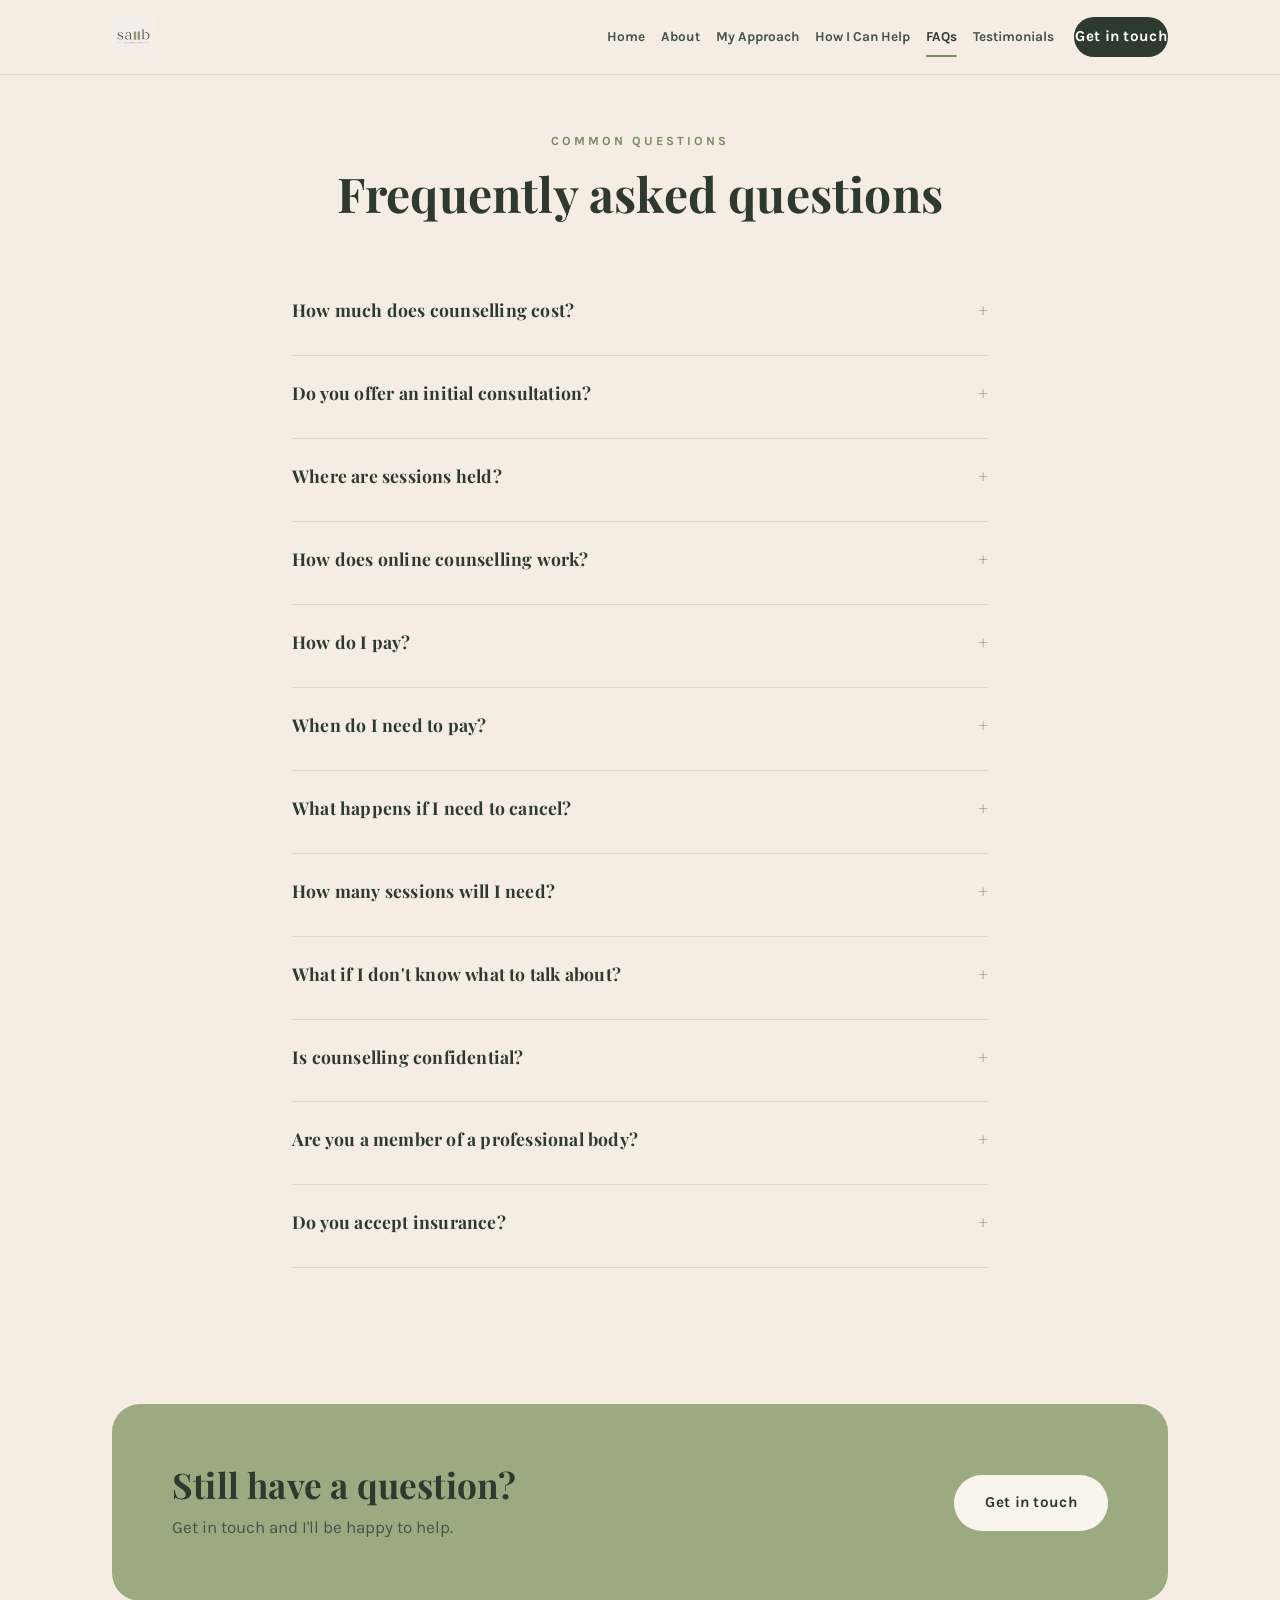
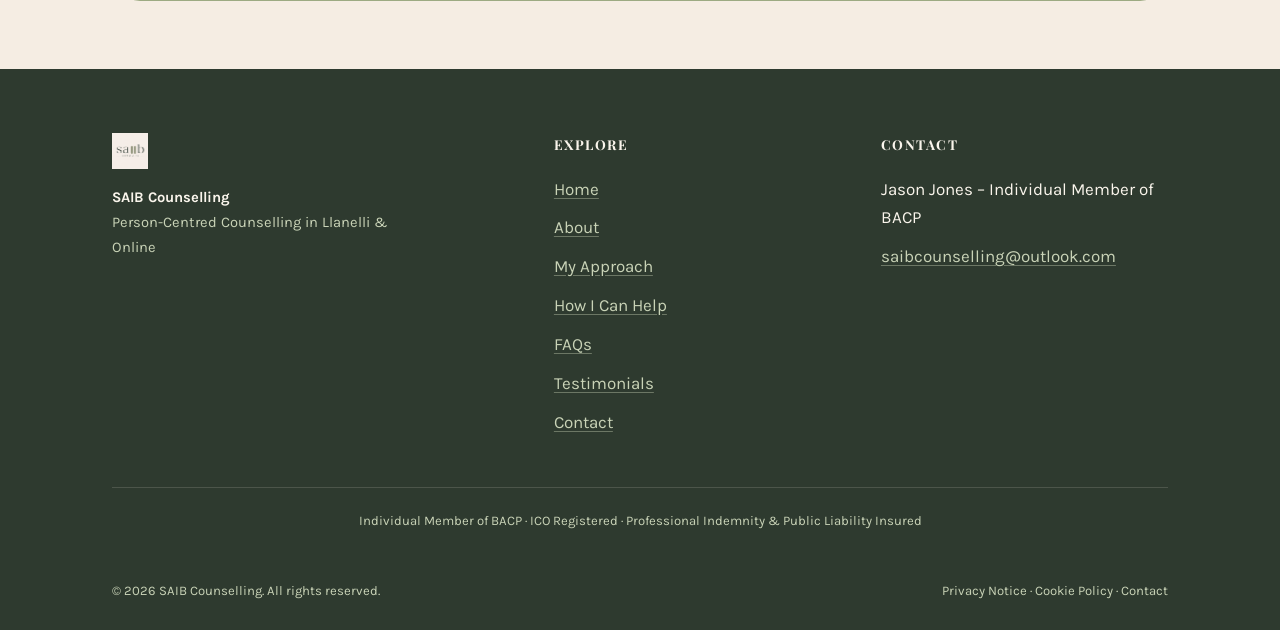
<file: docs/faq.html>
<!DOCTYPE html>
<html lang="en-GB">
<head>
<meta charset="UTF-8">
<meta name="viewport" content="width=device-width, initial-scale=1.0">
<title>FAQs — SAIB Counselling</title>
<meta name="description" content="Frequently asked questions about counselling with SAIB Counselling — fees, sessions, cancellations, confidentiality and more.">
<link rel="canonical" href="https://saibcounselling.com/faq.html">
<meta name="theme-color" content="#2E3A2F">

<meta property="og:type" content="website">
<meta property="og:site_name" content="SAIB Counselling">
<meta property="og:title" content="FAQs — SAIB Counselling">
<meta property="og:description" content="Frequently asked questions about counselling with SAIB Counselling — fees, sessions, cancellations, confidentiality and more.">
<meta property="og:url" content="https://saibcounselling.com/faq.html">
<meta property="og:image" content="https://saibcounselling.com/assets/logo.png">
<meta name="twitter:card" content="summary_large_image">
<meta name="twitter:title" content="FAQs — SAIB Counselling">
<meta name="twitter:description" content="Frequently asked questions about counselling with SAIB Counselling — fees, sessions, cancellations, confidentiality and more.">
<meta name="twitter:image" content="https://saibcounselling.com/assets/logo.png">

<link rel="icon" type="image/png" href="assets/logo.png">
<link rel="apple-touch-icon" href="assets/logo.png">
<link rel="preconnect" href="https://fonts.googleapis.com">
<link rel="preconnect" href="https://fonts.gstatic.com" crossorigin>
<link href="https://fonts.googleapis.com/css2?family=Playfair+Display:wght@600;700&family=Karla:wght@400;500;700;800&display=swap" rel="stylesheet">
<link rel="stylesheet" href="assets/style.css">
</head>
<body>

<header class="site-header">
  <nav class="nav">
    <a href="index.html" class="brand">
      <img src="assets/logo.png" alt="SAIB Counselling logo" width="42" height="42">
    </a>
    <div class="nav-links" id="nav-links">
      <a href="index.html">Home</a>
      <a href="about.html">About</a>
      <a href="services.html">My Approach</a>
      <a href="how-can-i-help.html">How I Can Help</a>
      <a href="faq.html" class="active">FAQs</a>
      <a href="testimonials.html">Testimonials</a>
      <a href="contact.html" class="btn btn-primary nav-cta">Get in touch</a>
    </div>
    <button class="nav-toggle" aria-label="Toggle menu" aria-expanded="false" aria-controls="nav-links"><span></span><span></span><span></span></button>
  </nav>
</header>

<main>
  <section class="page-hero" style="padding-bottom:0;">
    <div class="container">
      <span class="eyebrow center">Common Questions</span>
      <h1 class="center">Frequently asked questions</h1>
    </div>
  </section>

  <section style="padding-top:28px;">
    <div class="container" style="max-width:760px;">
      <div class="faq-item">
        <h3 role="button" tabindex="0" aria-expanded="false" aria-controls="faq-a1">How much does counselling cost?</h3>
        <p id="faq-a1">£50 per 50-minute session.</p>
      </div>
      <div class="faq-item">
        <h3 role="button" tabindex="0" aria-expanded="false" aria-controls="faq-a2">Do you offer an initial consultation?</h3>
        <p id="faq-a2">Yes — a free 15-minute initial consultation, with no obligation to book a counselling session afterwards.</p>
      </div>
      <div class="faq-item">
        <h3 role="button" tabindex="0" aria-expanded="false" aria-controls="faq-a3">Where are sessions held?</h3>
        <p id="faq-a3">Face-to-face sessions take place at a private practice location in Llanelli, Carmarthenshire — the exact address is shared once a session is booked. Online sessions take place from a private space of your choosing.</p>
      </div>
      <div class="faq-item">
        <h3 role="button" tabindex="0" aria-expanded="false" aria-controls="faq-a4">How does online counselling work?</h3>
        <p id="faq-a4">Online sessions are held via Microsoft Teams. A secure meeting link is emailed to you before your appointment. You'll need a reliable internet connection and a private space to talk.</p>
      </div>
      <div class="faq-item">
        <h3 role="button" tabindex="0" aria-expanded="false" aria-controls="faq-a5">How do I pay?</h3>
        <p id="faq-a5">By invoice, with a secure bank payment (Pay Now link or QR code) or bank transfer. Bank payment is preferred, though cash is accepted if needed.</p>
      </div>
      <div class="faq-item">
        <h3 role="button" tabindex="0" aria-expanded="false" aria-controls="faq-a6">When do I need to pay?</h3>
        <p id="faq-a6">Payment is due on the day of your session, following your appointment.</p>
      </div>
      <div class="faq-item">
        <h3 role="button" tabindex="0" aria-expanded="false" aria-controls="faq-a7">What happens if I need to cancel?</h3>
        <p id="faq-a7">I ask for at least 48 hours' notice. A cancellation with less than 48 hours' notice is charged at 50% of the session fee (£25). A missed session with no notice is charged at the full fee (£50).</p>
      </div>
      <div class="faq-item">
        <h3 role="button" tabindex="0" aria-expanded="false" aria-controls="faq-a8">How many sessions will I need?</h3>
        <p id="faq-a8">There isn't a fixed number. Some clients find it helpful to begin with an initial six sessions and then review together how things are going. There's no requirement to commit to a set number of sessions.</p>
      </div>
      <div class="faq-item">
        <h3 role="button" tabindex="0" aria-expanded="false" aria-controls="faq-a9">What if I don't know what to talk about?</h3>
        <p id="faq-a9">That's completely okay — you don't need to arrive with everything worked out.</p>
      </div>
      <div class="faq-item">
        <h3 role="button" tabindex="0" aria-expanded="false" aria-controls="faq-a10">Is counselling confidential?</h3>
        <p id="faq-a10">Yes. Sessions are confidential, with narrow exceptions required for safety or legal reasons, which I'll explain before we start.</p>
      </div>
      <div class="faq-item">
        <h3 role="button" tabindex="0" aria-expanded="false" aria-controls="faq-a11">Are you a member of a professional body?</h3>
        <p id="faq-a11">Yes, I'm an Individual Member of the British Association for Counselling and Psychotherapy (BACP) and work within its ethical framework.</p>
      </div>
      <div class="faq-item">
        <h3 role="button" tabindex="0" aria-expanded="false" aria-controls="faq-a12">Do you accept insurance?</h3>
        <p id="faq-a12">I currently work on a private-pay basis and am not registered with insurance providers, so sessions are self-funded.</p>
      </div>
    </div>
  </section>

  <section>
    <div class="container">
      <div class="cta-banner">
        <div>
          <h2>Still have a question?</h2>
          <p style="margin:0; color: var(--forest-80);">Get in touch and I'll be happy to help.</p>
        </div>
        <a href="contact.html" class="btn btn-light">Get in touch</a>
      </div>
    </div>
  </section>
</main>

<footer class="site-footer">
  <div class="container">
    <div class="footer-grid">
      <div class="footer-brand">
        <img src="assets/logo.png" alt="SAIB Counselling" width="36" height="36" loading="lazy">
        <p><strong style="color:var(--cream-soft);">SAIB Counselling</strong><br>Person-Centred Counselling in Llanelli &amp; Online</p>
      </div>
      <div>
        <h4>Explore</h4>
        <ul>
          <li><a href="index.html">Home</a></li>
          <li><a href="about.html">About</a></li>
          <li><a href="services.html">My Approach</a></li>
          <li><a href="how-can-i-help.html">How I Can Help</a></li>
          <li><a href="faq.html">FAQs</a></li>
          <li><a href="testimonials.html">Testimonials</a></li>
          <li><a href="contact.html">Contact</a></li>
        </ul>
      </div>
      <div>
        <h4>Contact</h4>
        <ul>
          <li>Jason Jones &ndash; Individual Member of BACP</li>
          <li><a href="mailto:saibcounselling@outlook.com">saibcounselling@outlook.com</a></li>
        </ul>
      </div>
    </div>
    <p class="trust-strip">Individual Member of BACP &middot; ICO Registered &middot; Professional Indemnity &amp; Public Liability Insured</p>
    <div class="footer-bottom">
      <span>© 2026 SAIB Counselling. All rights reserved.</span>
      <span><a href="privacy.html">Privacy Notice</a> &middot; <a href="privacy.html#cookies">Cookie Policy</a> &middot; <a href="contact.html">Contact</a></span>
    </div>
  </div>
</footer>

<script src="assets/script.js"></script>
</body>
</html>
</file>
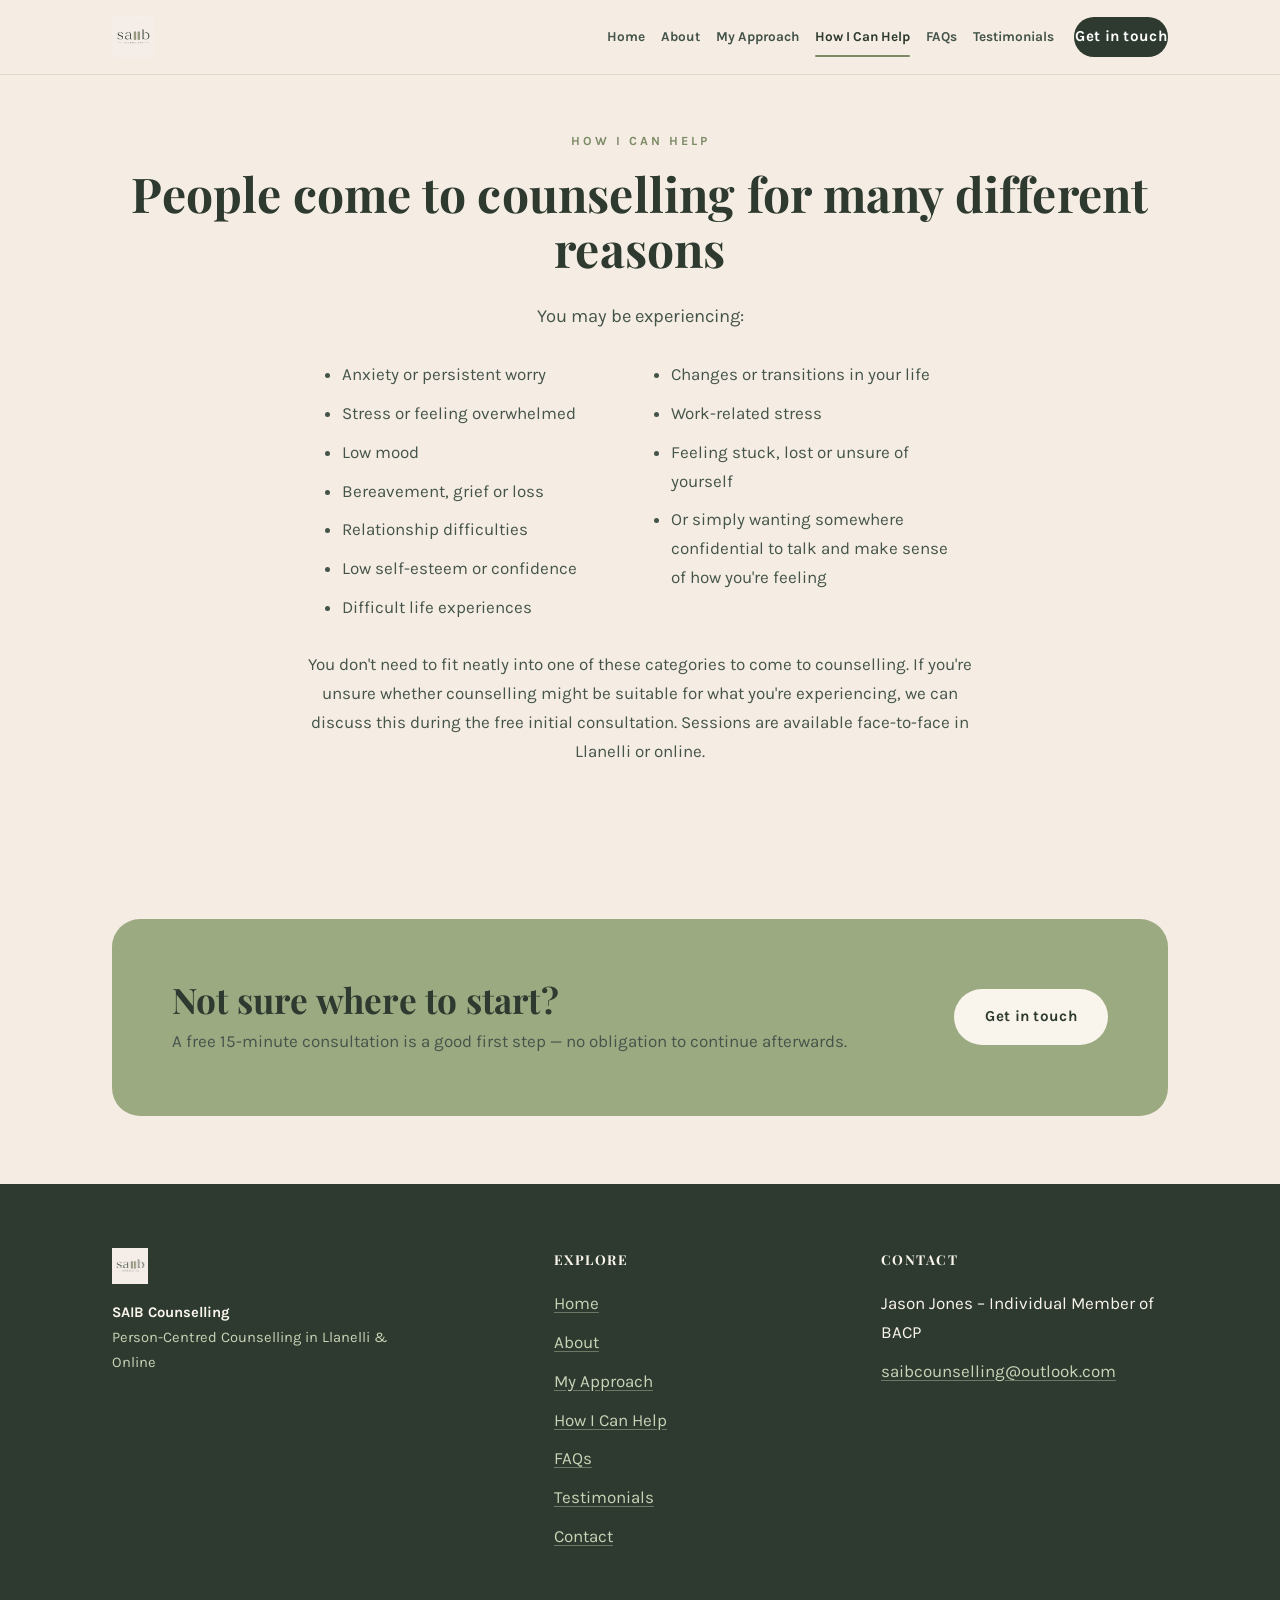
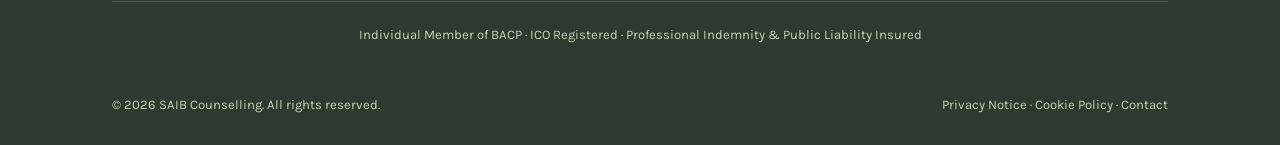
<file: docs/how-can-i-help.html>
<!DOCTYPE html>
<html lang="en-GB">
<head>
<meta charset="UTF-8">
<meta name="viewport" content="width=device-width, initial-scale=1.0">
<title>How I Can Help — SAIB Counselling</title>
<meta name="description" content="Counselling can help with anxiety, low mood, bereavement, relationship difficulties, stress and many other experiences. Find out how SAIB Counselling can help.">
<link rel="canonical" href="https://saibcounselling.com/how-can-i-help.html">
<meta name="theme-color" content="#2E3A2F">

<meta property="og:type" content="website">
<meta property="og:site_name" content="SAIB Counselling">
<meta property="og:title" content="How I Can Help — SAIB Counselling">
<meta property="og:description" content="Counselling can help with anxiety, low mood, bereavement, relationship difficulties, stress and many other experiences. Find out how SAIB Counselling can help.">
<meta property="og:url" content="https://saibcounselling.com/how-can-i-help.html">
<meta property="og:image" content="https://saibcounselling.com/assets/logo.png">
<meta name="twitter:card" content="summary_large_image">
<meta name="twitter:title" content="How I Can Help — SAIB Counselling">
<meta name="twitter:description" content="Counselling can help with anxiety, low mood, bereavement, relationship difficulties, stress and many other experiences. Find out how SAIB Counselling can help.">
<meta name="twitter:image" content="https://saibcounselling.com/assets/logo.png">

<link rel="icon" type="image/png" href="assets/logo.png">
<link rel="apple-touch-icon" href="assets/logo.png">
<link rel="preconnect" href="https://fonts.googleapis.com">
<link rel="preconnect" href="https://fonts.gstatic.com" crossorigin>
<link href="https://fonts.googleapis.com/css2?family=Playfair+Display:wght@600;700&family=Karla:wght@400;500;700;800&display=swap" rel="stylesheet">
<link rel="stylesheet" href="assets/style.css">
</head>
<body>

<header class="site-header">
  <nav class="nav">
    <a href="index.html" class="brand">
      <img src="assets/logo.png" alt="SAIB Counselling logo" width="42" height="42">
    </a>
    <div class="nav-links" id="nav-links">
      <a href="index.html">Home</a>
      <a href="about.html">About</a>
      <a href="services.html">My Approach</a>
      <a href="how-can-i-help.html" class="active">How I Can Help</a>
      <a href="faq.html">FAQs</a>
      <a href="testimonials.html">Testimonials</a>
      <a href="contact.html" class="btn btn-primary nav-cta">Get in touch</a>
    </div>
    <button class="nav-toggle" aria-label="Toggle menu" aria-expanded="false" aria-controls="nav-links"><span></span><span></span><span></span></button>
  </nav>
</header>

<main>
  <section class="page-hero" style="padding-bottom:0;">
    <div class="container">
      <span class="eyebrow center">How I Can Help</span>
      <h1 class="center">People come to counselling for many different reasons</h1>
      <p class="lede center" style="margin-bottom:0;">You may be experiencing:</p>
    </div>
  </section>

  <section style="padding-top:28px;">
    <div class="container">
      <ul class="simple-list">
        <li>Anxiety or persistent worry</li>
        <li>Stress or feeling overwhelmed</li>
        <li>Low mood</li>
        <li>Bereavement, grief or loss</li>
        <li>Relationship difficulties</li>
        <li>Low self-esteem or confidence</li>
        <li>Difficult life experiences</li>
        <li>Changes or transitions in your life</li>
        <li>Work-related stress</li>
        <li>Feeling stuck, lost or unsure of yourself</li>
        <li>Or simply wanting somewhere confidential to talk and make sense of how you're feeling</li>
      </ul>
      <p class="center" style="margin-top:28px; color:var(--forest-80); max-width:680px; margin-left:auto; margin-right:auto;">You don't need to fit neatly into one of these categories to come to counselling. If you're unsure whether counselling might be suitable for what you're experiencing, we can discuss this during the free initial consultation. Sessions are available face-to-face in Llanelli or online.</p>
    </div>
  </section>

  <section>
    <div class="container">
      <div class="cta-banner">
        <div>
          <h2>Not sure where to start?</h2>
          <p style="margin:0; color: var(--forest-80);">A free 15-minute consultation is a good first step — no obligation to continue afterwards.</p>
        </div>
        <a href="contact.html" class="btn btn-light">Get in touch</a>
      </div>
    </div>
  </section>
</main>

<footer class="site-footer">
  <div class="container">
    <div class="footer-grid">
      <div class="footer-brand">
        <img src="assets/logo.png" alt="SAIB Counselling" width="36" height="36" loading="lazy">
        <p><strong style="color:var(--cream-soft);">SAIB Counselling</strong><br>Person-Centred Counselling in Llanelli &amp; Online</p>
      </div>
      <div>
        <h4>Explore</h4>
        <ul>
          <li><a href="index.html">Home</a></li>
          <li><a href="about.html">About</a></li>
          <li><a href="services.html">My Approach</a></li>
          <li><a href="how-can-i-help.html">How I Can Help</a></li>
          <li><a href="faq.html">FAQs</a></li>
          <li><a href="testimonials.html">Testimonials</a></li>
          <li><a href="contact.html">Contact</a></li>
        </ul>
      </div>
      <div>
        <h4>Contact</h4>
        <ul>
          <li>Jason Jones &ndash; Individual Member of BACP</li>
          <li><a href="mailto:saibcounselling@outlook.com">saibcounselling@outlook.com</a></li>
        </ul>
      </div>
    </div>
    <p class="trust-strip">Individual Member of BACP &middot; ICO Registered &middot; Professional Indemnity &amp; Public Liability Insured</p>
    <div class="footer-bottom">
      <span>© 2026 SAIB Counselling. All rights reserved.</span>
      <span><a href="privacy.html">Privacy Notice</a> &middot; <a href="privacy.html#cookies">Cookie Policy</a> &middot; <a href="contact.html">Contact</a></span>
    </div>
  </div>
</footer>

<script src="assets/script.js"></script>
</body>
</html>
</file>
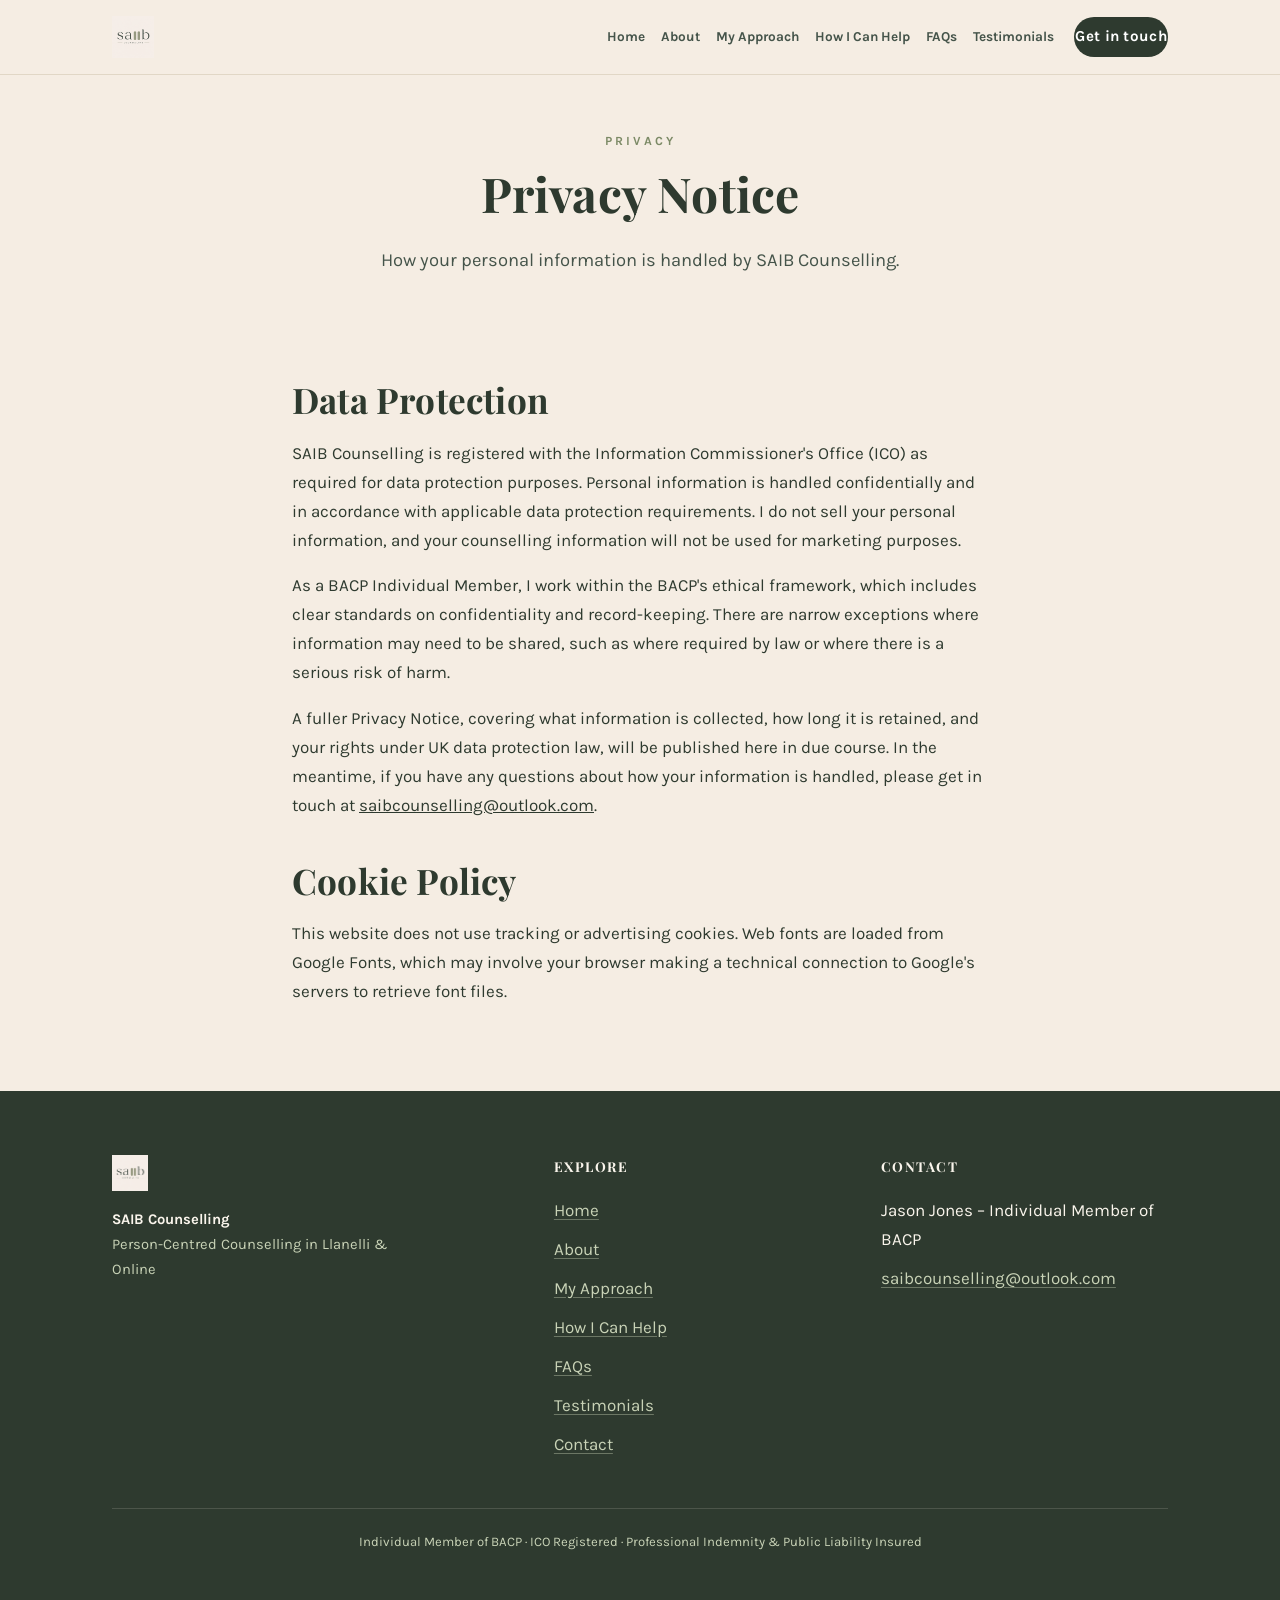
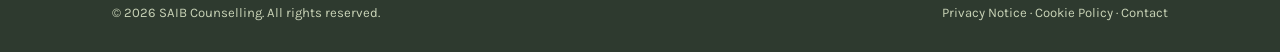
<file: docs/privacy.html>
<!DOCTYPE html>
<html lang="en-GB">
<head>
<meta charset="UTF-8">
<meta name="viewport" content="width=device-width, initial-scale=1.0">
<title>Privacy Notice — SAIB Counselling</title>
<meta name="robots" content="noindex">
<meta name="theme-color" content="#2E3A2F">
<link rel="icon" type="image/png" href="assets/logo.png">
<link rel="preconnect" href="https://fonts.googleapis.com">
<link rel="preconnect" href="https://fonts.gstatic.com" crossorigin>
<link href="https://fonts.googleapis.com/css2?family=Playfair+Display:wght@600;700&family=Karla:wght@400;500;700;800&display=swap" rel="stylesheet">
<link rel="stylesheet" href="assets/style.css">
</head>
<body>

<header class="site-header">
  <nav class="nav">
    <a href="index.html" class="brand">
      <img src="assets/logo.png" alt="SAIB Counselling logo" width="42" height="42">
    </a>
    <div class="nav-links" id="nav-links">
      <a href="index.html">Home</a>
      <a href="about.html">About</a>
      <a href="services.html">My Approach</a>
      <a href="how-can-i-help.html">How I Can Help</a>
      <a href="faq.html">FAQs</a>
      <a href="testimonials.html">Testimonials</a>
      <a href="contact.html" class="btn btn-primary nav-cta">Get in touch</a>
    </div>
    <button class="nav-toggle" aria-label="Toggle menu" aria-expanded="false" aria-controls="nav-links"><span></span><span></span><span></span></button>
  </nav>
</header>

<main>
  <section class="page-hero">
    <div class="container">
      <span class="eyebrow center">Privacy</span>
      <h1 class="center">Privacy Notice</h1>
      <p class="lede center">How your personal information is handled by SAIB Counselling.</p>
    </div>
  </section>

  <section>
    <div class="container" style="max-width:760px;">
      <h2>Data Protection</h2>
      <p>SAIB Counselling is registered with the Information Commissioner's Office (ICO) as required for data protection purposes. Personal information is handled confidentially and in accordance with applicable data protection requirements. I do not sell your personal information, and your counselling information will not be used for marketing purposes.</p>
      <p>As a BACP Individual Member, I work within the BACP's ethical framework, which includes clear standards on confidentiality and record-keeping. There are narrow exceptions where information may need to be shared, such as where required by law or where there is a serious risk of harm.</p>
      <p>A fuller Privacy Notice, covering what information is collected, how long it is retained, and your rights under UK data protection law, will be published here in due course. In the meantime, if you have any questions about how your information is handled, please get in touch at <a href="mailto:saibcounselling@outlook.com" style="color:var(--forest); text-decoration:underline;">saibcounselling@outlook.com</a>.</p>

      <h2 id="cookies" style="margin-top:40px;">Cookie Policy</h2>
      <p>This website does not use tracking or advertising cookies. Web fonts are loaded from Google Fonts, which may involve your browser making a technical connection to Google's servers to retrieve font files.</p>
    </div>
  </section>
</main>

<footer class="site-footer">
  <div class="container">
    <div class="footer-grid">
      <div class="footer-brand">
        <img src="assets/logo.png" alt="SAIB Counselling" width="36" height="36" loading="lazy">
        <p><strong style="color:var(--cream-soft);">SAIB Counselling</strong><br>Person-Centred Counselling in Llanelli &amp; Online</p>
      </div>
      <div>
        <h4>Explore</h4>
        <ul>
          <li><a href="index.html">Home</a></li>
          <li><a href="about.html">About</a></li>
          <li><a href="services.html">My Approach</a></li>
          <li><a href="how-can-i-help.html">How I Can Help</a></li>
          <li><a href="faq.html">FAQs</a></li>
          <li><a href="testimonials.html">Testimonials</a></li>
          <li><a href="contact.html">Contact</a></li>
        </ul>
      </div>
      <div>
        <h4>Contact</h4>
        <ul>
          <li>Jason Jones &ndash; Individual Member of BACP</li>
          <li><a href="mailto:saibcounselling@outlook.com">saibcounselling@outlook.com</a></li>
        </ul>
      </div>
    </div>
    <p class="trust-strip">Individual Member of BACP &middot; ICO Registered &middot; Professional Indemnity &amp; Public Liability Insured</p>
    <div class="footer-bottom">
      <span>© 2026 SAIB Counselling. All rights reserved.</span>
      <span><a href="privacy.html">Privacy Notice</a> &middot; <a href="privacy.html#cookies">Cookie Policy</a> &middot; <a href="contact.html">Contact</a></span>
    </div>
  </div>
</footer>

<script src="assets/script.js"></script>
</body>
</html>
</file>
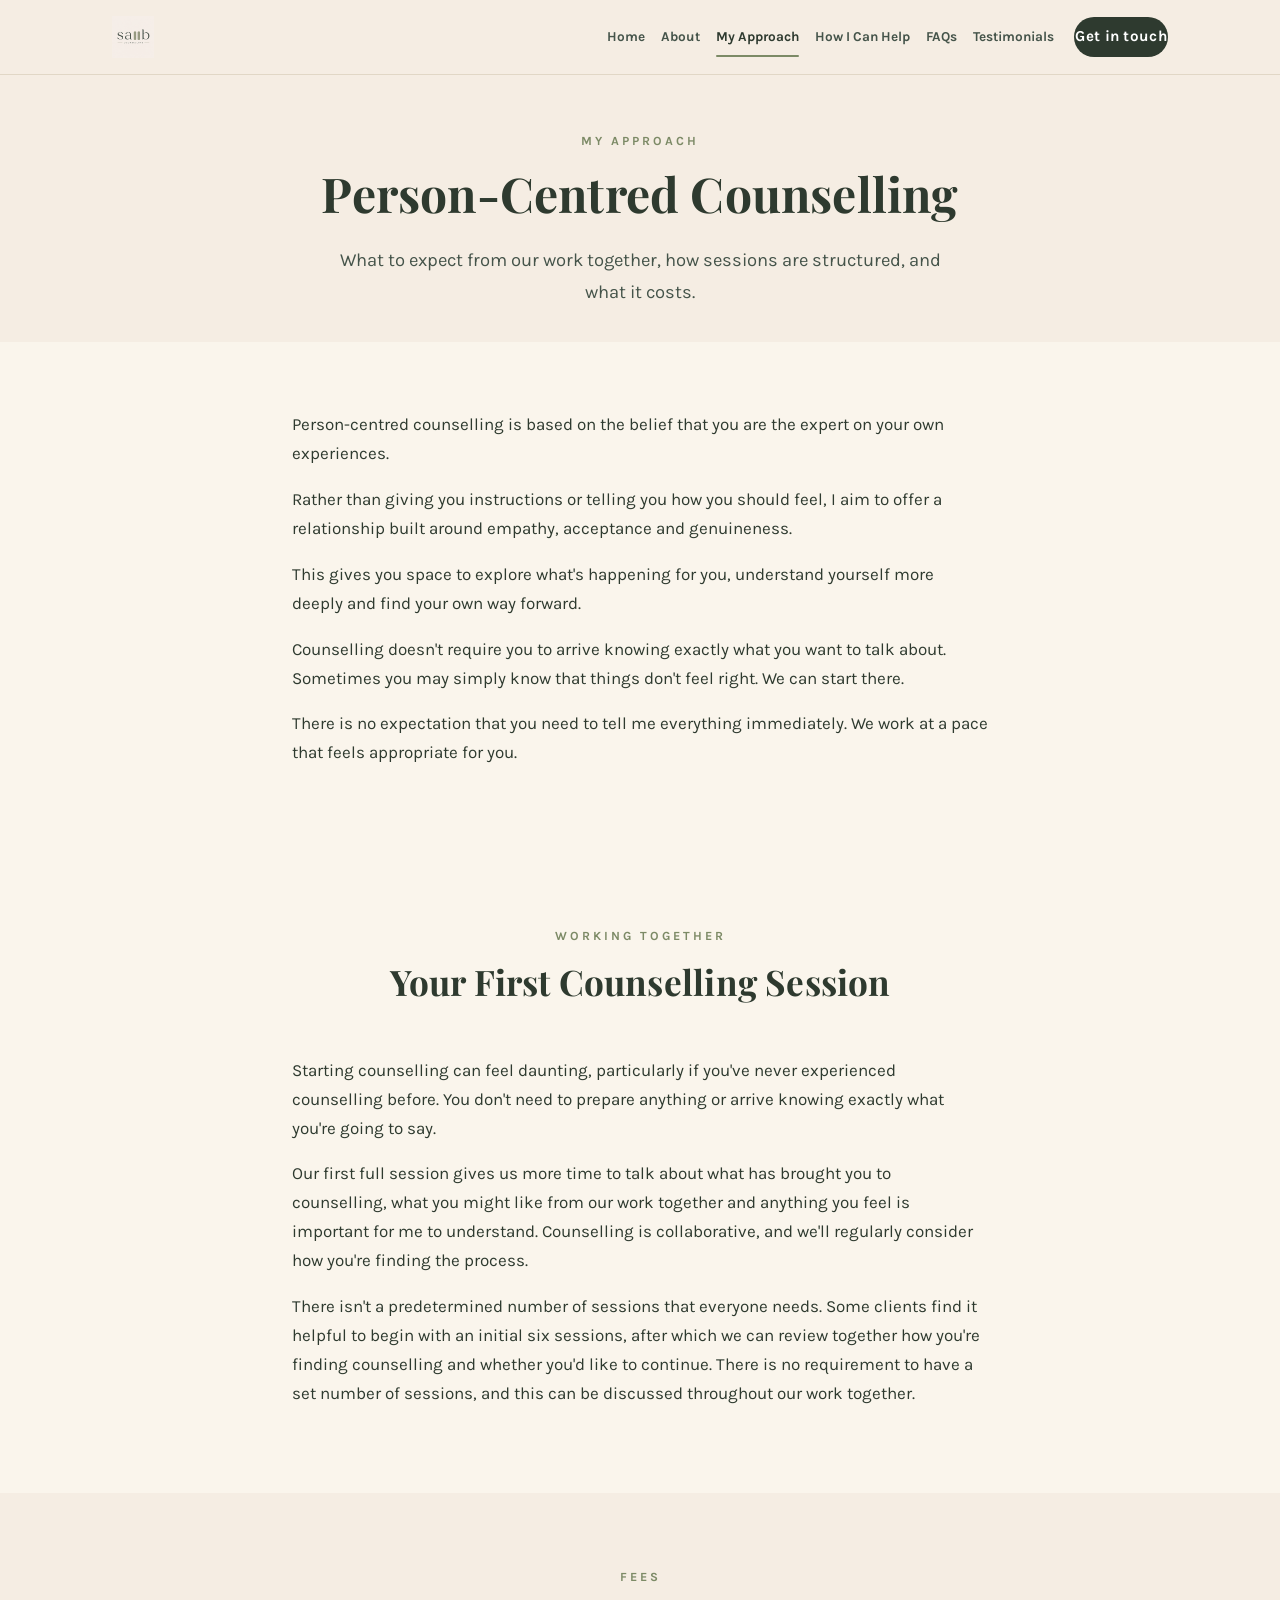
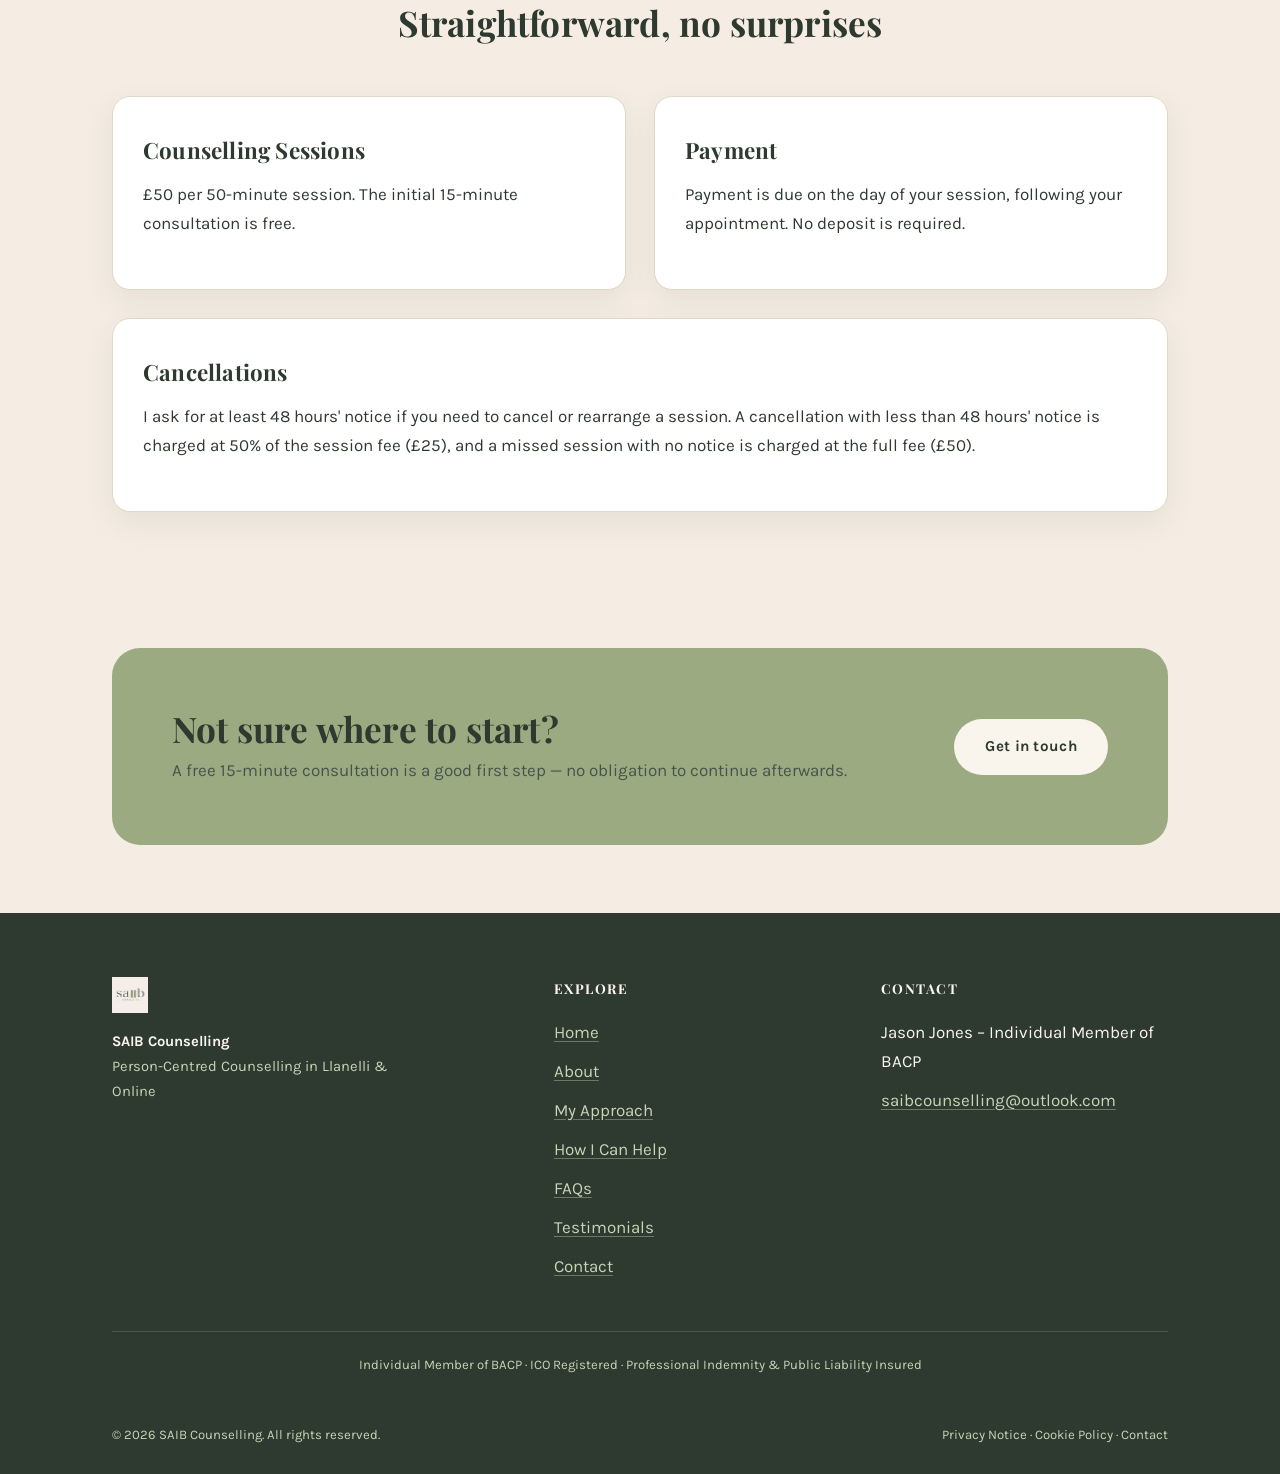
<file: docs/services.html>
<!DOCTYPE html>
<html lang="en-GB">
<head>
<meta charset="UTF-8">
<meta name="viewport" content="width=device-width, initial-scale=1.0">
<title>My Approach — SAIB Counselling</title>
<meta name="description" content="How individual counselling with SAIB Counselling works — a person-centred approach, fees, and frequently asked questions.">
<link rel="canonical" href="https://saibcounselling.com/services.html">
<meta name="theme-color" content="#2E3A2F">

<meta property="og:type" content="website">
<meta property="og:site_name" content="SAIB Counselling">
<meta property="og:title" content="My Approach — SAIB Counselling">
<meta property="og:description" content="How individual counselling with SAIB Counselling works — a person-centred approach, fees, and frequently asked questions.">
<meta property="og:url" content="https://saibcounselling.com/services.html">
<meta property="og:image" content="https://saibcounselling.com/assets/logo.png">
<meta name="twitter:card" content="summary_large_image">
<meta name="twitter:title" content="My Approach — SAIB Counselling">
<meta name="twitter:description" content="How individual counselling with SAIB Counselling works — a person-centred approach, fees, and frequently asked questions.">
<meta name="twitter:image" content="https://saibcounselling.com/assets/logo.png">

<link rel="icon" type="image/png" href="assets/logo.png">
<link rel="apple-touch-icon" href="assets/logo.png">
<link rel="preconnect" href="https://fonts.googleapis.com">
<link rel="preconnect" href="https://fonts.gstatic.com" crossorigin>
<link href="https://fonts.googleapis.com/css2?family=Playfair+Display:wght@600;700&family=Karla:wght@400;500;700;800&display=swap" rel="stylesheet">
<link rel="stylesheet" href="assets/style.css">
</head>
<body>

<header class="site-header">
  <nav class="nav">
    <a href="index.html" class="brand">
      <img src="assets/logo.png" alt="SAIB Counselling logo" width="42" height="42">
    </a>
    <div class="nav-links" id="nav-links">
      <a href="index.html">Home</a>
      <a href="about.html">About</a>
      <a href="services.html" class="active">My Approach</a>
      <a href="how-can-i-help.html">How I Can Help</a>
      <a href="faq.html">FAQs</a>
      <a href="testimonials.html">Testimonials</a>
      <a href="contact.html" class="btn btn-primary nav-cta">Get in touch</a>
    </div>
    <button class="nav-toggle" aria-label="Toggle menu" aria-expanded="false" aria-controls="nav-links"><span></span><span></span><span></span></button>
  </nav>
</header>

<main>
  <section class="page-hero">
    <div class="container">
      <span class="eyebrow center">My Approach</span>
      <h1 class="center">Person-Centred Counselling</h1>
      <p class="lede center">What to expect from our work together, how sessions are structured, and what it costs.</p>
    </div>
  </section>

  <!-- Person-centred approach -->
  <section class="section-alt">
    <div class="container" style="max-width:760px;">
      <p>Person-centred counselling is based on the belief that you are the expert on your own experiences.</p>
      <p>Rather than giving you instructions or telling you how you should feel, I aim to offer a relationship built around empathy, acceptance and genuineness.</p>
      <p>This gives you space to explore what's happening for you, understand yourself more deeply and find your own way forward.</p>
      <p>Counselling doesn't require you to arrive knowing exactly what you want to talk about. Sometimes you may simply know that things don't feel right. We can start there.</p>
      <p>There is no expectation that you need to tell me everything immediately. We work at a pace that feels appropriate for you.</p>
    </div>
  </section>

  <!-- Your first session -->
  <section class="section-alt">
    <div class="container" style="max-width:760px;">
      <div class="section-head center" style="max-width:100%;">
        <span class="eyebrow">Working Together</span>
        <h2>Your First Counselling Session</h2>
      </div>
      <p>Starting counselling can feel daunting, particularly if you've never experienced counselling before. You don't need to prepare anything or arrive knowing exactly what you're going to say.</p>
      <p>Our first full session gives us more time to talk about what has brought you to counselling, what you might like from our work together and anything you feel is important for me to understand. Counselling is collaborative, and we'll regularly consider how you're finding the process.</p>
      <p>There isn't a predetermined number of sessions that everyone needs. Some clients find it helpful to begin with an initial six sessions, after which we can review together how you're finding counselling and whether you'd like to continue. There is no requirement to have a set number of sessions, and this can be discussed throughout our work together.</p>
    </div>
  </section>

  <!-- Fees -->
  <section>
    <div class="container">
      <div class="section-head center">
        <span class="eyebrow">Fees</span>
        <h2>Straightforward, no surprises</h2>
      </div>
      <div class="grid-2">
        <div class="card">
          <h3>Counselling Sessions</h3>
          <p>£50 per 50-minute session. The initial 15-minute consultation is free.</p>
        </div>
        <div class="card">
          <h3>Payment</h3>
          <p>Payment is due on the day of your session, following your appointment. No deposit is required.</p>
        </div>
        <div class="card" style="grid-column: 1 / -1;">
          <h3>Cancellations</h3>
          <p>I ask for at least 48 hours' notice if you need to cancel or rearrange a session. A cancellation with less than 48 hours' notice is charged at 50% of the session fee (£25), and a missed session with no notice is charged at the full fee (£50).</p>
        </div>
      </div>
    </div>
  </section>

  <section>
    <div class="container">
      <div class="cta-banner">
        <div>
          <h2>Not sure where to start?</h2>
          <p style="margin:0; color: var(--forest-80);">A free 15-minute consultation is a good first step — no obligation to continue afterwards.</p>
        </div>
        <a href="contact.html" class="btn btn-light">Get in touch</a>
      </div>
    </div>
  </section>
</main>

<footer class="site-footer">
  <div class="container">
    <div class="footer-grid">
      <div class="footer-brand">
        <img src="assets/logo.png" alt="SAIB Counselling" width="36" height="36" loading="lazy">
        <p><strong style="color:var(--cream-soft);">SAIB Counselling</strong><br>Person-Centred Counselling in Llanelli &amp; Online</p>
      </div>
      <div>
        <h4>Explore</h4>
        <ul>
          <li><a href="index.html">Home</a></li>
          <li><a href="about.html">About</a></li>
          <li><a href="services.html">My Approach</a></li>
          <li><a href="how-can-i-help.html">How I Can Help</a></li>
          <li><a href="faq.html">FAQs</a></li>
          <li><a href="testimonials.html">Testimonials</a></li>
          <li><a href="contact.html">Contact</a></li>
        </ul>
      </div>
      <div>
        <h4>Contact</h4>
        <ul>
          <li>Jason Jones &ndash; Individual Member of BACP</li>
          <li><a href="mailto:saibcounselling@outlook.com">saibcounselling@outlook.com</a></li>
        </ul>
      </div>
    </div>
    <p class="trust-strip">Individual Member of BACP &middot; ICO Registered &middot; Professional Indemnity &amp; Public Liability Insured</p>
    <div class="footer-bottom">
      <span>© 2026 SAIB Counselling. All rights reserved.</span>
      <span><a href="privacy.html">Privacy Notice</a> &middot; <a href="privacy.html#cookies">Cookie Policy</a> &middot; <a href="contact.html">Contact</a></span>
    </div>
  </div>
</footer>

<script src="assets/script.js"></script>
</body>
</html>
</file>
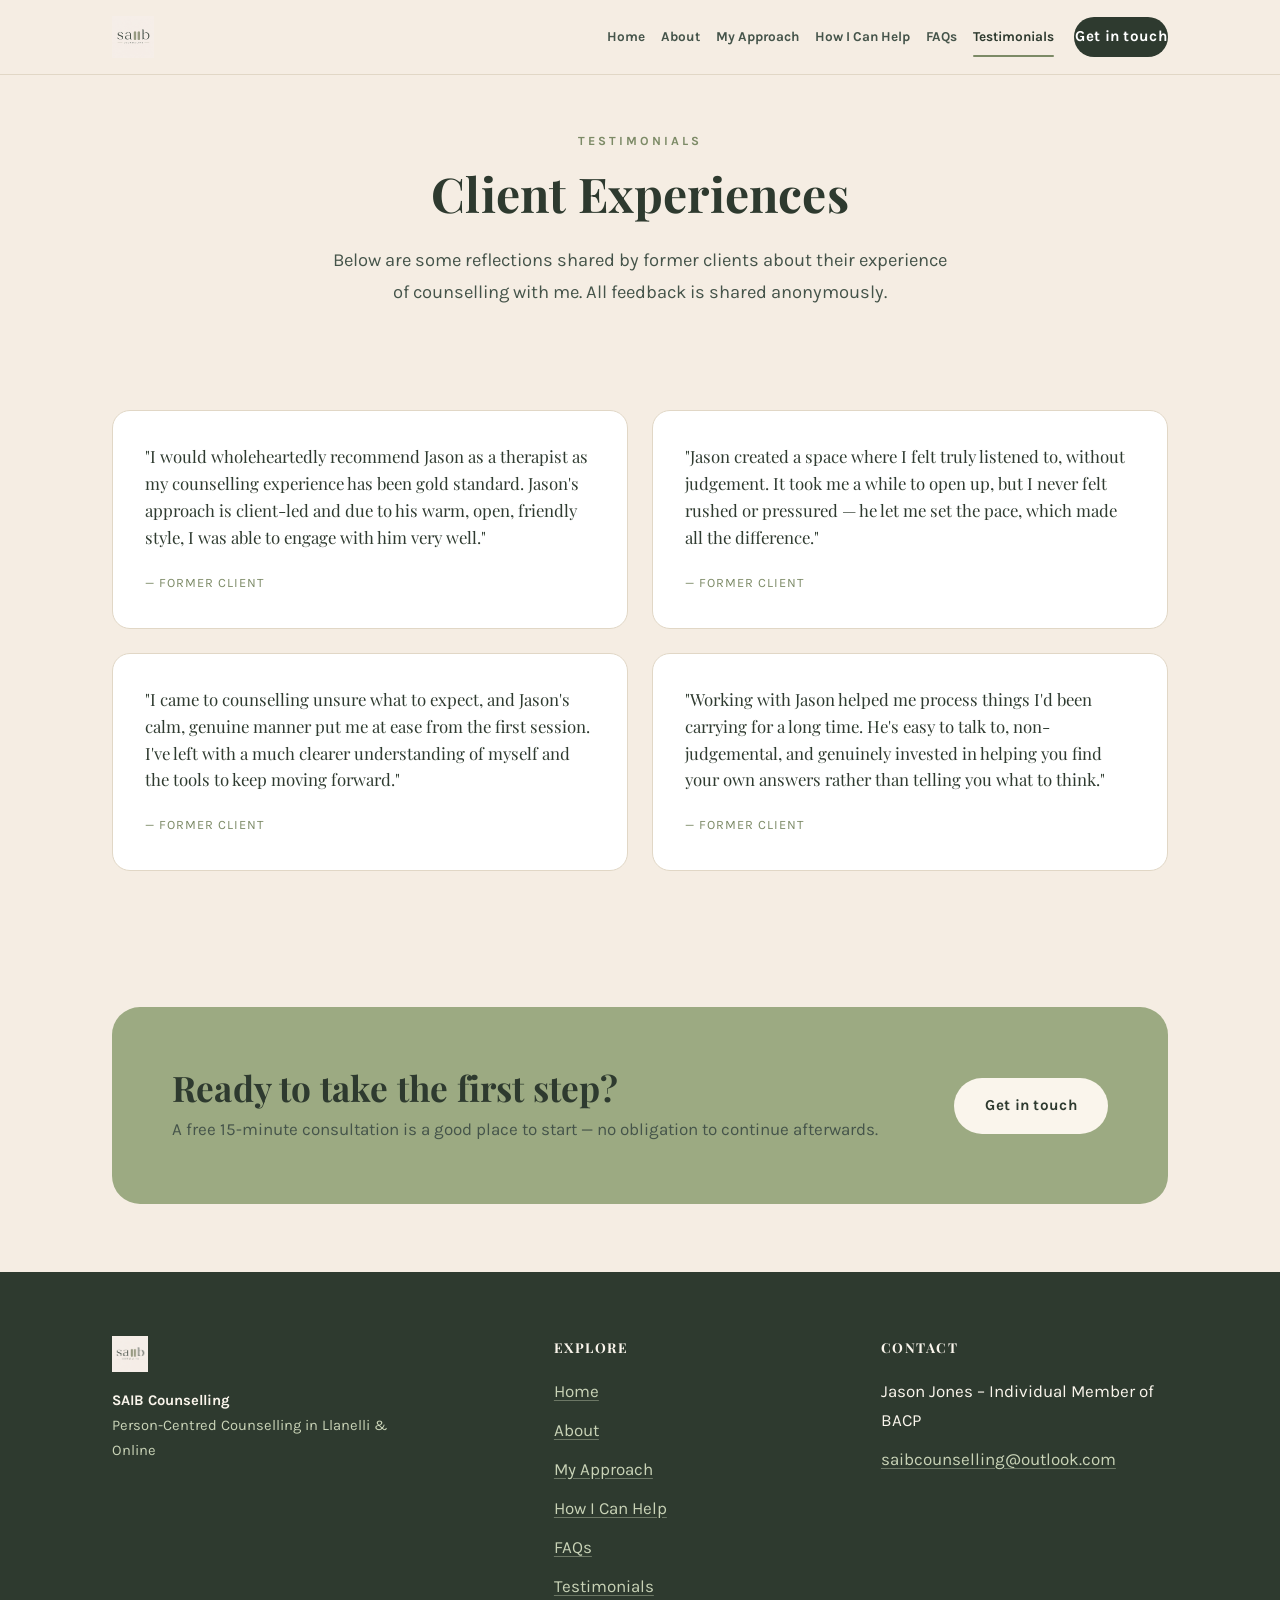
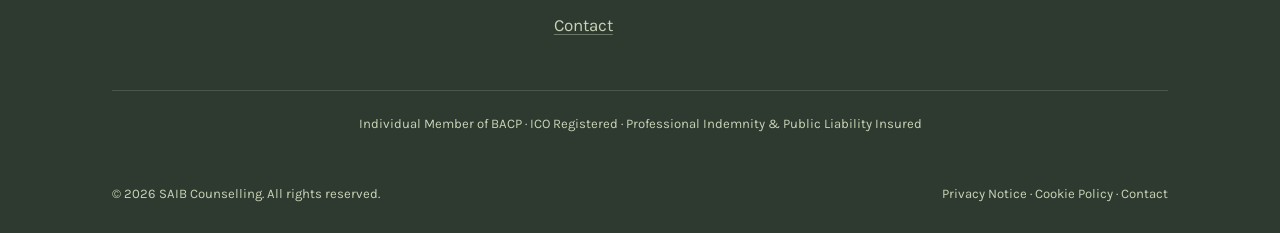
<file: docs/testimonials.html>
<!DOCTYPE html>
<html lang="en-GB">
<head>
<meta charset="UTF-8">
<meta name="viewport" content="width=device-width, initial-scale=1.0">
<title>Testimonials — SAIB Counselling</title>
<meta name="description" content="Read reflections shared by former clients about their experience of person-centred counselling with SAIB Counselling in Llanelli and online.">
<link rel="canonical" href="https://saibcounselling.com/testimonials.html">
<meta name="theme-color" content="#2E3A2F">

<meta property="og:type" content="website">
<meta property="og:site_name" content="SAIB Counselling">
<meta property="og:title" content="Testimonials — SAIB Counselling">
<meta property="og:description" content="Read reflections shared by former clients about their experience of person-centred counselling with SAIB Counselling in Llanelli and online.">
<meta property="og:url" content="https://saibcounselling.com/testimonials.html">
<meta property="og:image" content="https://saibcounselling.com/assets/logo.png">
<meta name="twitter:card" content="summary_large_image">
<meta name="twitter:title" content="Testimonials — SAIB Counselling">
<meta name="twitter:description" content="Read reflections shared by former clients about their experience of person-centred counselling with SAIB Counselling in Llanelli and online.">
<meta name="twitter:image" content="https://saibcounselling.com/assets/logo.png">

<link rel="icon" type="image/png" href="assets/logo.png">
<link rel="apple-touch-icon" href="assets/logo.png">
<link rel="preconnect" href="https://fonts.googleapis.com">
<link rel="preconnect" href="https://fonts.gstatic.com" crossorigin>
<link href="https://fonts.googleapis.com/css2?family=Playfair+Display:wght@600;700&family=Karla:wght@400;500;700;800&display=swap" rel="stylesheet">
<link rel="stylesheet" href="assets/style.css">
</head>
<body>

<header class="site-header">
  <nav class="nav">
    <a href="index.html" class="brand">
      <img src="assets/logo.png" alt="SAIB Counselling logo" width="42" height="42">
    </a>
    <div class="nav-links" id="nav-links">
      <a href="index.html">Home</a>
      <a href="about.html">About</a>
      <a href="services.html">My Approach</a>
      <a href="how-can-i-help.html">How I Can Help</a>
      <a href="faq.html">FAQs</a>
      <a href="testimonials.html" class="active">Testimonials</a>
      <a href="contact.html" class="btn btn-primary nav-cta">Get in touch</a>
    </div>
    <button class="nav-toggle" aria-label="Toggle menu" aria-expanded="false" aria-controls="nav-links"><span></span><span></span><span></span></button>
  </nav>
</header>

<main>
  <section class="page-hero">
    <div class="container">
      <span class="eyebrow center">Testimonials</span>
      <h1 class="center">Client Experiences</h1>
      <p class="lede center">Below are some reflections shared by former clients about their experience of counselling with me. All feedback is shared anonymously.</p>
    </div>
  </section>

  <section>
    <div class="container">
      <div class="testimonial-grid">
        <div class="testimonial-card">
          <blockquote>"I would wholeheartedly recommend Jason as a therapist as my counselling experience has been gold standard. Jason's approach is client-led and due to his warm, open, friendly style, I was able to engage with him very well."</blockquote>
          <cite>— Former client</cite>
        </div>
        <div class="testimonial-card">
          <blockquote>"Jason created a space where I felt truly listened to, without judgement. It took me a while to open up, but I never felt rushed or pressured — he let me set the pace, which made all the difference."</blockquote>
          <cite>— Former client</cite>
        </div>
        <div class="testimonial-card">
          <blockquote>"I came to counselling unsure what to expect, and Jason's calm, genuine manner put me at ease from the first session. I've left with a much clearer understanding of myself and the tools to keep moving forward."</blockquote>
          <cite>— Former client</cite>
        </div>
        <div class="testimonial-card">
          <blockquote>"Working with Jason helped me process things I'd been carrying for a long time. He's easy to talk to, non-judgemental, and genuinely invested in helping you find your own answers rather than telling you what to think."</blockquote>
          <cite>— Former client</cite>
        </div>
      </div>
    </div>
  </section>

  <section>
    <div class="container">
      <div class="cta-banner">
        <div>
          <h2>Ready to take the first step?</h2>
          <p style="margin:0; color: var(--forest-80);">A free 15-minute consultation is a good place to start — no obligation to continue afterwards.</p>
        </div>
        <a href="contact.html" class="btn btn-light">Get in touch</a>
      </div>
    </div>
  </section>
</main>

<footer class="site-footer">
  <div class="container">
    <div class="footer-grid">
      <div class="footer-brand">
        <img src="assets/logo.png" alt="SAIB Counselling" width="36" height="36" loading="lazy">
        <p><strong style="color:var(--cream-soft);">SAIB Counselling</strong><br>Person-Centred Counselling in Llanelli &amp; Online</p>
      </div>
      <div>
        <h4>Explore</h4>
        <ul>
          <li><a href="index.html">Home</a></li>
          <li><a href="about.html">About</a></li>
          <li><a href="services.html">My Approach</a></li>
          <li><a href="how-can-i-help.html">How I Can Help</a></li>
          <li><a href="faq.html">FAQs</a></li>
          <li><a href="testimonials.html">Testimonials</a></li>
          <li><a href="contact.html">Contact</a></li>
        </ul>
      </div>
      <div>
        <h4>Contact</h4>
        <ul>
          <li>Jason Jones &ndash; Individual Member of BACP</li>
          <li><a href="mailto:saibcounselling@outlook.com">saibcounselling@outlook.com</a></li>
        </ul>
      </div>
    </div>
    <p class="trust-strip">Individual Member of BACP &middot; ICO Registered &middot; Professional Indemnity &amp; Public Liability Insured</p>
    <div class="footer-bottom">
      <span>© 2026 SAIB Counselling. All rights reserved.</span>
      <span><a href="privacy.html">Privacy Notice</a> &middot; <a href="privacy.html#cookies">Cookie Policy</a> &middot; <a href="contact.html">Contact</a></span>
    </div>
  </div>
</footer>

<script src="assets/script.js"></script>
</body>
</html>
</file>
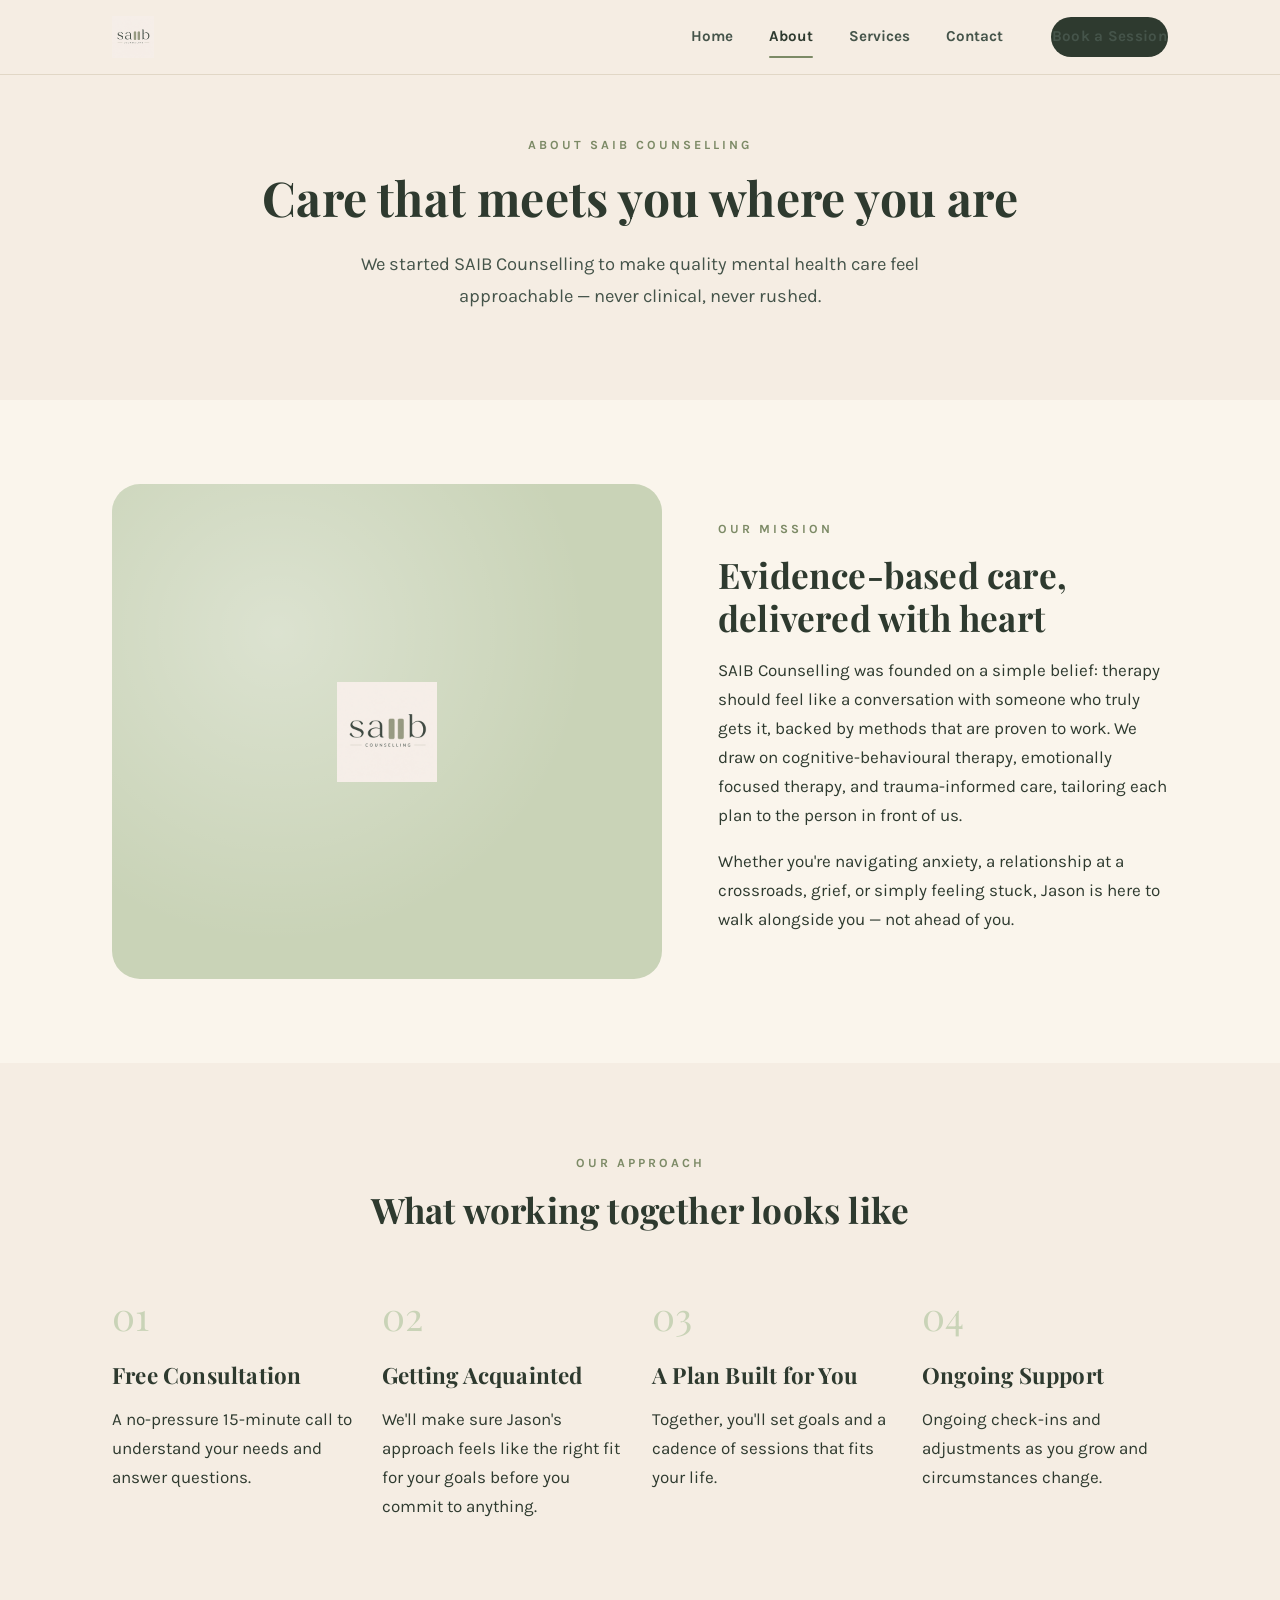
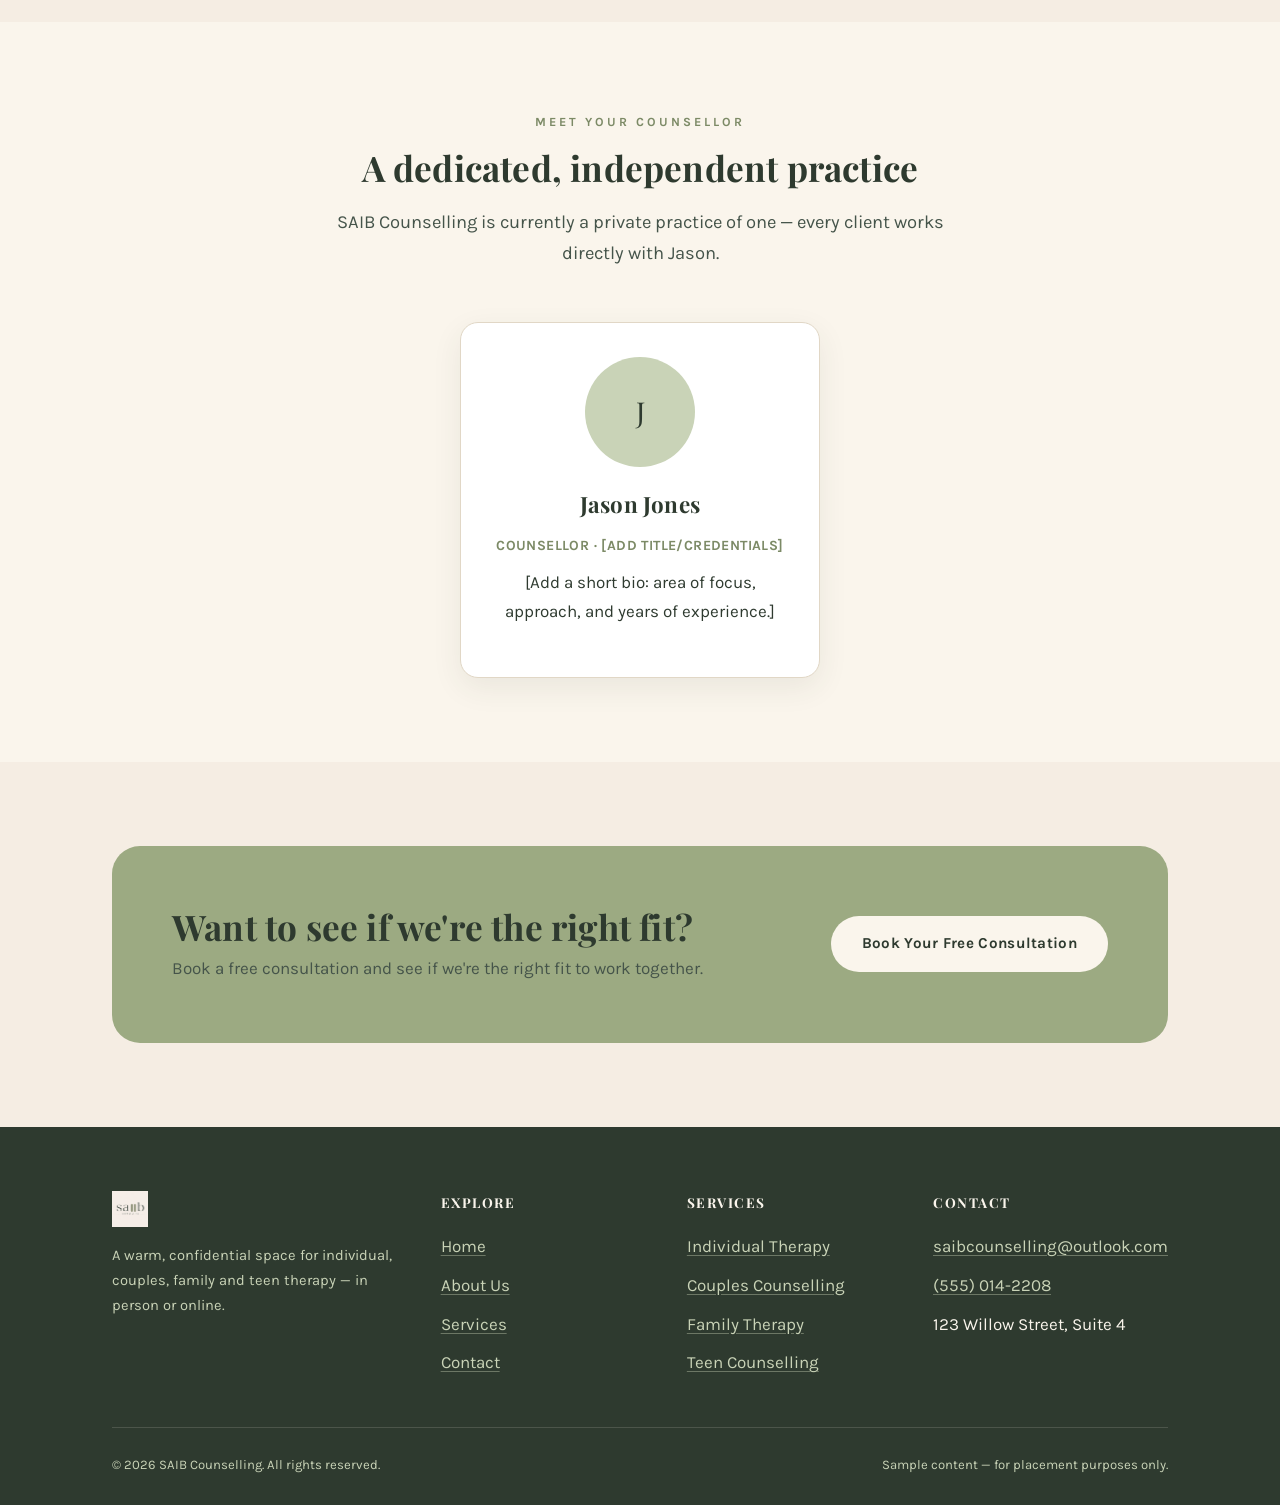
<file: website/about.html>
<!DOCTYPE html>
<html lang="en">
<head>
<meta charset="UTF-8">
<meta name="viewport" content="width=device-width, initial-scale=1.0">
<title>About Us — SAIB Counselling</title>
<meta name="description" content="Meet Jason Jones of SAIB Counselling and learn about our approach to therapy — warm, evidence-based, and built around you.">
<link rel="canonical" href="https://hannagwen.github.io/saib-counselling/about.html">
<meta name="theme-color" content="#2E3A2F">

<meta property="og:type" content="website">
<meta property="og:site_name" content="SAIB Counselling">
<meta property="og:title" content="About Us — SAIB Counselling">
<meta property="og:description" content="Meet Jason Jones of SAIB Counselling and learn about our approach to therapy — warm, evidence-based, and built around you.">
<meta property="og:url" content="https://hannagwen.github.io/saib-counselling/about.html">
<meta property="og:image" content="https://hannagwen.github.io/saib-counselling/assets/logo.png">
<meta name="twitter:card" content="summary_large_image">
<meta name="twitter:title" content="About Us — SAIB Counselling">
<meta name="twitter:description" content="Meet Jason Jones of SAIB Counselling and learn about our approach to therapy — warm, evidence-based, and built around you.">
<meta name="twitter:image" content="https://hannagwen.github.io/saib-counselling/assets/logo.png">

<link rel="icon" type="image/png" href="assets/logo.png">
<link rel="apple-touch-icon" href="assets/logo.png">
<link rel="preconnect" href="https://fonts.googleapis.com">
<link rel="preconnect" href="https://fonts.gstatic.com" crossorigin>
<link href="https://fonts.googleapis.com/css2?family=Playfair+Display:wght@600;700&family=Karla:wght@400;500;700;800&display=swap" rel="stylesheet">
<link rel="stylesheet" href="assets/style.css">
</head>
<body>

<header class="site-header">
  <nav class="nav">
    <a href="index.html" class="brand">
      <img src="assets/logo.png" alt="SAIB Counselling logo" width="42" height="42">
    </a>
    <div class="nav-links" id="nav-links">
      <a href="index.html">Home</a>
      <a href="about.html" class="active">About</a>
      <a href="services.html">Services</a>
      <a href="contact.html">Contact</a>
      <a href="contact.html" class="btn btn-primary nav-cta">Book a Session</a>
    </div>
    <button class="nav-toggle" aria-label="Toggle menu" aria-expanded="false" aria-controls="nav-links"><span></span><span></span><span></span></button>
  </nav>
</header>

<main>
  <section class="page-hero">
    <div class="container">
      <span class="eyebrow center">About SAIB Counselling</span>
      <h1 class="center">Care that meets you where you are</h1>
      <p class="lede center">We started SAIB Counselling to make quality mental health care feel approachable — never clinical, never rushed.</p>
    </div>
  </section>

  <!-- Mission -->
  <section class="section-alt">
    <div class="container hero-grid">
      <div class="hero-art" style="aspect-ratio:4/3.6;">
        <div class="blob"></div>
        <img src="assets/logo.png" alt="" style="height:100px;" width="100" height="100">
      </div>
      <div>
        <span class="eyebrow">Our Mission</span>
        <h2>Evidence-based care, delivered with heart</h2>
        <p>SAIB Counselling was founded on a simple belief: therapy should feel like a conversation with someone who truly gets it, backed by methods that are proven to work. We draw on cognitive-behavioural therapy, emotionally focused therapy, and trauma-informed care, tailoring each plan to the person in front of us.</p>
        <p>Whether you're navigating anxiety, a relationship at a crossroads, grief, or simply feeling stuck, Jason is here to walk alongside you — not ahead of you.</p>
      </div>
    </div>
  </section>

  <!-- Approach steps -->
  <section>
    <div class="container">
      <div class="section-head center">
        <span class="eyebrow">Our Approach</span>
        <h2>What working together looks like</h2>
      </div>
      <div class="steps">
        <div class="step">
          <div class="num">01</div>
          <h3>Free Consultation</h3>
          <p>A no-pressure 15-minute call to understand your needs and answer questions.</p>
        </div>
        <div class="step">
          <div class="num">02</div>
          <h3>Getting Acquainted</h3>
          <p>We'll make sure Jason's approach feels like the right fit for your goals before you commit to anything.</p>
        </div>
        <div class="step">
          <div class="num">03</div>
          <h3>A Plan Built for You</h3>
          <p>Together, you'll set goals and a cadence of sessions that fits your life.</p>
        </div>
        <div class="step">
          <div class="num">04</div>
          <h3>Ongoing Support</h3>
          <p>Ongoing check-ins and adjustments as you grow and circumstances change.</p>
        </div>
      </div>
    </div>
  </section>

  <!-- Team -->
  <section class="section-alt">
    <div class="container">
      <div class="section-head center">
        <span class="eyebrow">Meet Your Counsellor</span>
        <h2>A dedicated, independent practice</h2>
        <p class="lede center">SAIB Counselling is currently a private practice of one — every client works directly with Jason.</p>
      </div>
      <div style="max-width:360px; margin:0 auto;">
        <div class="card team-card">
          <div class="avatar">J</div>
          <h3>Jason Jones</h3>
          <div class="role">Counsellor &middot; [add title/credentials]</div>
          <p>[Add a short bio: area of focus, approach, and years of experience.]</p>
        </div>
      </div>
    </div>
  </section>

  <section>
    <div class="container">
      <div class="cta-banner">
        <div>
          <h2>Want to see if we're the right fit?</h2>
          <p style="margin:0; color: var(--forest-80);">Book a free consultation and see if we're the right fit to work together.</p>
        </div>
        <a href="contact.html" class="btn btn-light">Book Your Free Consultation</a>
      </div>
    </div>
  </section>
</main>

<footer class="site-footer">
  <div class="container">
    <div class="footer-grid">
      <div class="footer-brand">
        <img src="assets/logo.png" alt="SAIB Counselling" width="36" height="36" loading="lazy">
        <p>A warm, confidential space for individual, couples, family and teen therapy — in person or online.</p>
      </div>
      <div>
        <h4>Explore</h4>
        <ul>
          <li><a href="index.html">Home</a></li>
          <li><a href="about.html">About Us</a></li>
          <li><a href="services.html">Services</a></li>
          <li><a href="contact.html">Contact</a></li>
        </ul>
      </div>
      <div>
        <h4>Services</h4>
        <ul>
          <li><a href="services.html">Individual Therapy</a></li>
          <li><a href="services.html">Couples Counselling</a></li>
          <li><a href="services.html">Family Therapy</a></li>
          <li><a href="services.html">Teen Counselling</a></li>
        </ul>
      </div>
      <div>
        <h4>Contact</h4>
        <ul>
          <li><a href="mailto:saibcounselling@outlook.com">saibcounselling@outlook.com</a></li>
          <li><a href="tel:+15550142208">(555) 014-2208</a></li>
          <li>123 Willow Street, Suite 4</li>
        </ul>
      </div>
    </div>
    <div class="footer-bottom">
      <span>© 2026 SAIB Counselling. All rights reserved.</span>
      <span>Sample content — for placement purposes only.</span>
    </div>
  </div>
</footer>

<script src="assets/script.js"></script>
</body>
</html>
</file>
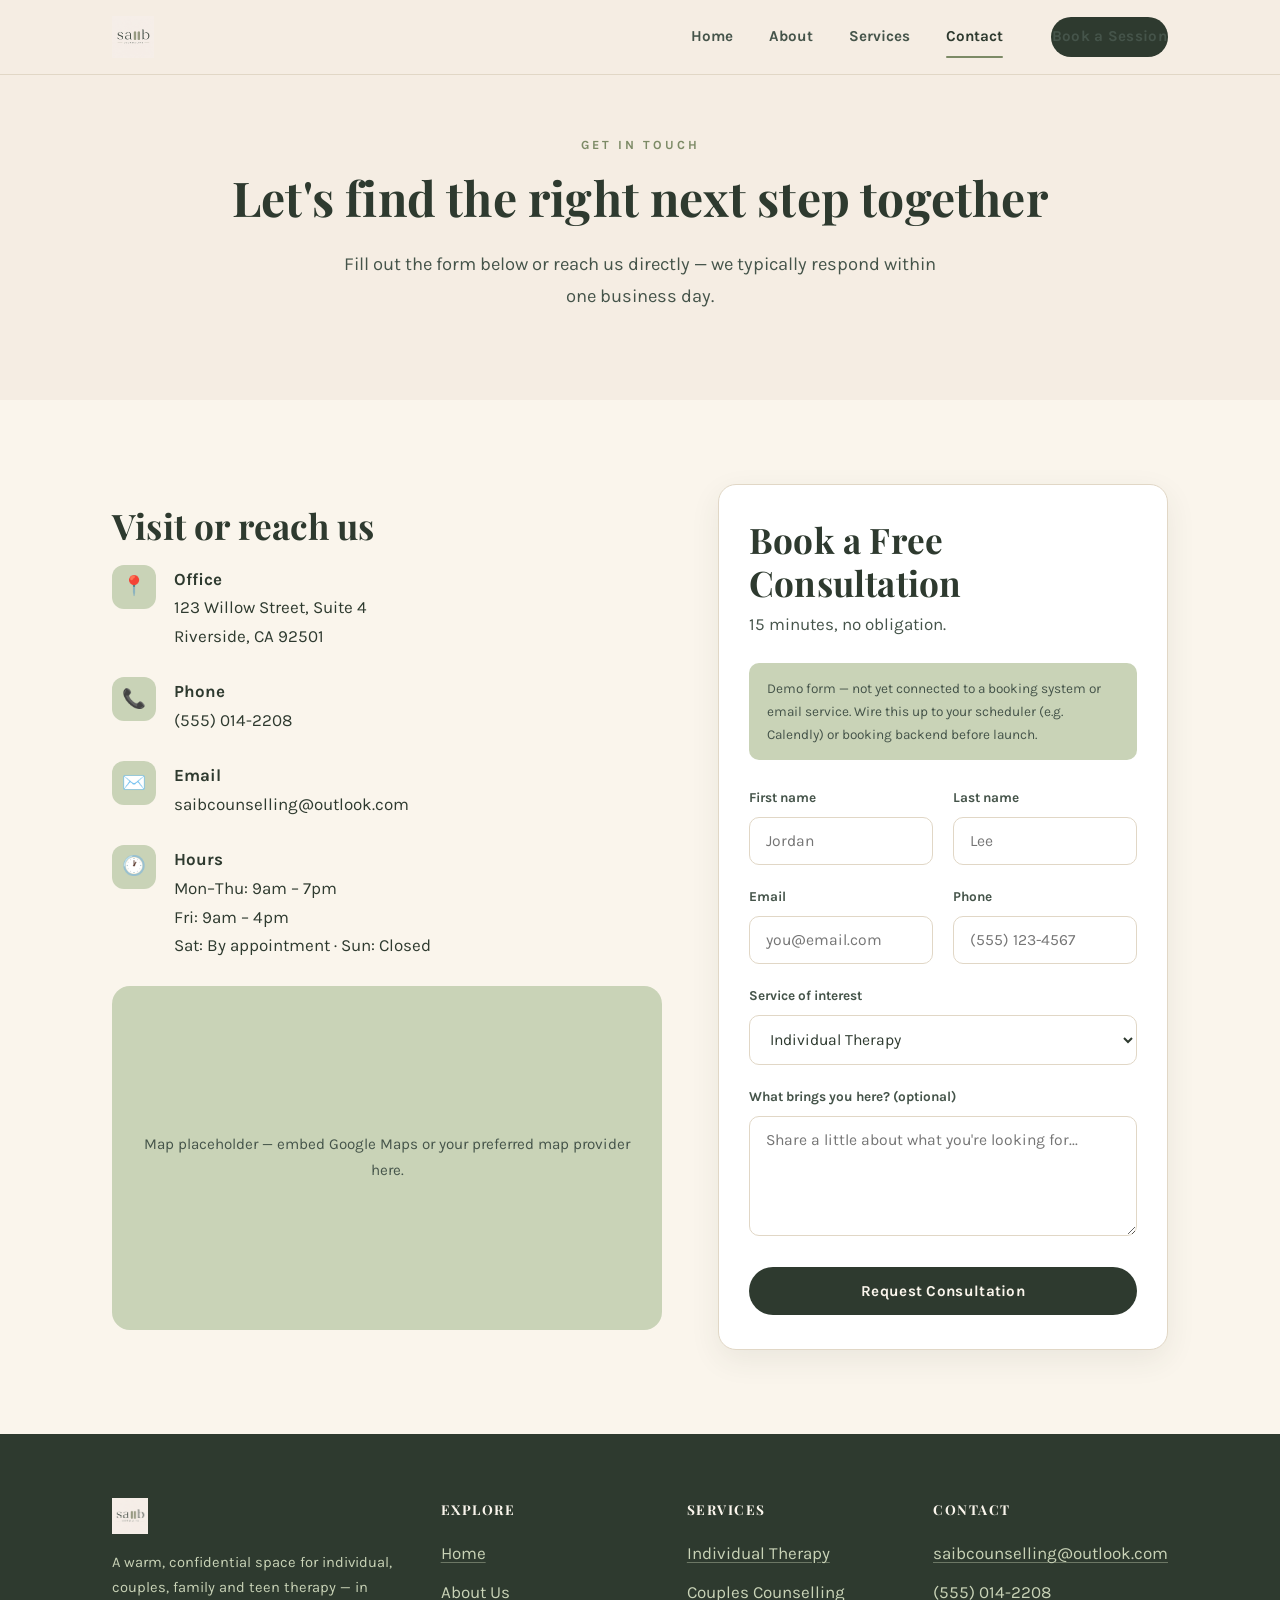
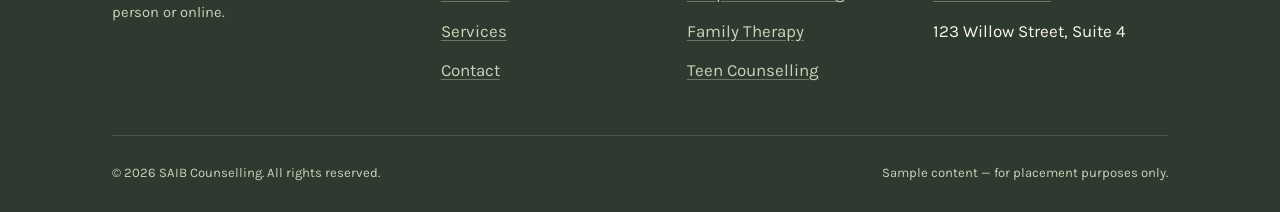
<file: website/contact.html>
<!DOCTYPE html>
<html lang="en">
<head>
<meta charset="UTF-8">
<meta name="viewport" content="width=device-width, initial-scale=1.0">
<title>Contact — SAIB Counselling</title>
<meta name="description" content="Book a free consultation with SAIB Counselling. Find our office hours, location, and contact details.">
<link rel="canonical" href="https://hannagwen.github.io/saib-counselling/contact.html">
<meta name="theme-color" content="#2E3A2F">

<meta property="og:type" content="website">
<meta property="og:site_name" content="SAIB Counselling">
<meta property="og:title" content="Contact — SAIB Counselling">
<meta property="og:description" content="Book a free consultation with SAIB Counselling. Find our office hours, location, and contact details.">
<meta property="og:url" content="https://hannagwen.github.io/saib-counselling/contact.html">
<meta property="og:image" content="https://hannagwen.github.io/saib-counselling/assets/logo.png">
<meta name="twitter:card" content="summary_large_image">
<meta name="twitter:title" content="Contact — SAIB Counselling">
<meta name="twitter:description" content="Book a free consultation with SAIB Counselling. Find our office hours, location, and contact details.">
<meta name="twitter:image" content="https://hannagwen.github.io/saib-counselling/assets/logo.png">

<link rel="icon" type="image/png" href="assets/logo.png">
<link rel="apple-touch-icon" href="assets/logo.png">
<link rel="preconnect" href="https://fonts.googleapis.com">
<link rel="preconnect" href="https://fonts.gstatic.com" crossorigin>
<link href="https://fonts.googleapis.com/css2?family=Playfair+Display:wght@600;700&family=Karla:wght@400;500;700;800&display=swap" rel="stylesheet">
<link rel="stylesheet" href="assets/style.css">
</head>
<body>

<header class="site-header">
  <nav class="nav">
    <a href="index.html" class="brand">
      <img src="assets/logo.png" alt="SAIB Counselling logo" width="42" height="42">
    </a>
    <div class="nav-links" id="nav-links">
      <a href="index.html">Home</a>
      <a href="about.html">About</a>
      <a href="services.html">Services</a>
      <a href="contact.html" class="active">Contact</a>
      <a href="contact.html" class="btn btn-primary nav-cta">Book a Session</a>
    </div>
    <button class="nav-toggle" aria-label="Toggle menu" aria-expanded="false" aria-controls="nav-links"><span></span><span></span><span></span></button>
  </nav>
</header>

<main>
  <section class="page-hero">
    <div class="container">
      <span class="eyebrow center">Get in Touch</span>
      <h1 class="center">Let's find the right next step together</h1>
      <p class="lede center">Fill out the form below or reach us directly — we typically respond within one business day.</p>
    </div>
  </section>

  <section class="section-alt">
    <div class="container hero-grid">

      <!-- Contact info -->
      <div>
        <h2>Visit or reach us</h2>

        <div class="info-row">
          <div class="icon" aria-hidden="true">📍</div>
          <div>
            <strong>Office</strong><br>
            123 Willow Street, Suite 4<br>
            Riverside, CA 92501
          </div>
        </div>

        <div class="info-row">
          <div class="icon" aria-hidden="true">📞</div>
          <div>
            <strong>Phone</strong><br>
            <a href="tel:+15550142208">(555) 014-2208</a>
          </div>
        </div>

        <div class="info-row">
          <div class="icon" aria-hidden="true">✉️</div>
          <div>
            <strong>Email</strong><br>
            <a href="mailto:saibcounselling@outlook.com">saibcounselling@outlook.com</a>
          </div>
        </div>

        <div class="info-row">
          <div class="icon" aria-hidden="true">🕐</div>
          <div>
            <strong>Hours</strong><br>
            Mon–Thu: 9am – 7pm<br>
            Fri: 9am – 4pm<br>
            Sat: By appointment &middot; Sun: Closed
          </div>
        </div>

        <div class="map-placeholder">
          Map placeholder — embed Google Maps or your preferred map provider here.
        </div>
      </div>

      <!-- Booking form -->
      <div class="card">
        <h2 style="margin-bottom:6px;">Book a Free Consultation</h2>
        <p style="color:var(--forest-80); margin-bottom:24px;">15 minutes, no obligation.</p>

        <div class="form-note">
          Demo form — not yet connected to a booking system or email service. Wire this up to your scheduler (e.g. Calendly) or booking backend before launch.
        </div>

        <form id="booking-form">
          <div class="form-grid">
            <div>
              <label for="first-name">First name</label>
              <input type="text" id="first-name" name="first-name" placeholder="Jordan" autocomplete="given-name" required>
            </div>
            <div>
              <label for="last-name">Last name</label>
              <input type="text" id="last-name" name="last-name" placeholder="Lee" autocomplete="family-name" required>
            </div>
            <div>
              <label for="email">Email</label>
              <input type="email" id="email" name="email" placeholder="you@email.com" autocomplete="email" required>
            </div>
            <div>
              <label for="phone">Phone</label>
              <input type="tel" id="phone" name="phone" placeholder="(555) 123-4567" autocomplete="tel">
            </div>
            <div class="full">
              <label for="service">Service of interest</label>
              <select id="service" name="service">
                <option>Individual Therapy</option>
                <option>Couples Counselling</option>
                <option>Family Therapy</option>
                <option>Teen & Adolescent Counselling</option>
                <option>Anxiety & Stress Management</option>
                <option>Depression Support</option>
                <option>Grief & Loss Counselling</option>
                <option>Trauma-Informed Therapy</option>
                <option>Not sure yet</option>
              </select>
            </div>
            <div class="full">
              <label for="message">What brings you here? (optional)</label>
              <textarea id="message" name="message" placeholder="Share a little about what you're looking for..."></textarea>
            </div>
          </div>
          <button type="submit" class="btn btn-primary" style="margin-top:22px; width:100%; justify-content:center;">Request Consultation</button>
        </form>
      </div>
    </div>
  </section>
</main>

<footer class="site-footer">
  <div class="container">
    <div class="footer-grid">
      <div class="footer-brand">
        <img src="assets/logo.png" alt="SAIB Counselling" width="36" height="36" loading="lazy">
        <p>A warm, confidential space for individual, couples, family and teen therapy — in person or online.</p>
      </div>
      <div>
        <h4>Explore</h4>
        <ul>
          <li><a href="index.html">Home</a></li>
          <li><a href="about.html">About Us</a></li>
          <li><a href="services.html">Services</a></li>
          <li><a href="contact.html">Contact</a></li>
        </ul>
      </div>
      <div>
        <h4>Services</h4>
        <ul>
          <li><a href="services.html#individual">Individual Therapy</a></li>
          <li><a href="services.html#couples">Couples Counselling</a></li>
          <li><a href="services.html#family">Family Therapy</a></li>
          <li><a href="services.html#teen">Teen Counselling</a></li>
        </ul>
      </div>
      <div>
        <h4>Contact</h4>
        <ul>
          <li><a href="mailto:saibcounselling@outlook.com">saibcounselling@outlook.com</a></li>
          <li><a href="tel:+15550142208">(555) 014-2208</a></li>
          <li>123 Willow Street, Suite 4</li>
        </ul>
      </div>
    </div>
    <div class="footer-bottom">
      <span>© 2026 SAIB Counselling. All rights reserved.</span>
      <span>Sample content — for placement purposes only.</span>
    </div>
  </div>
</footer>

<script src="assets/script.js"></script>
</body>
</html>
</file>
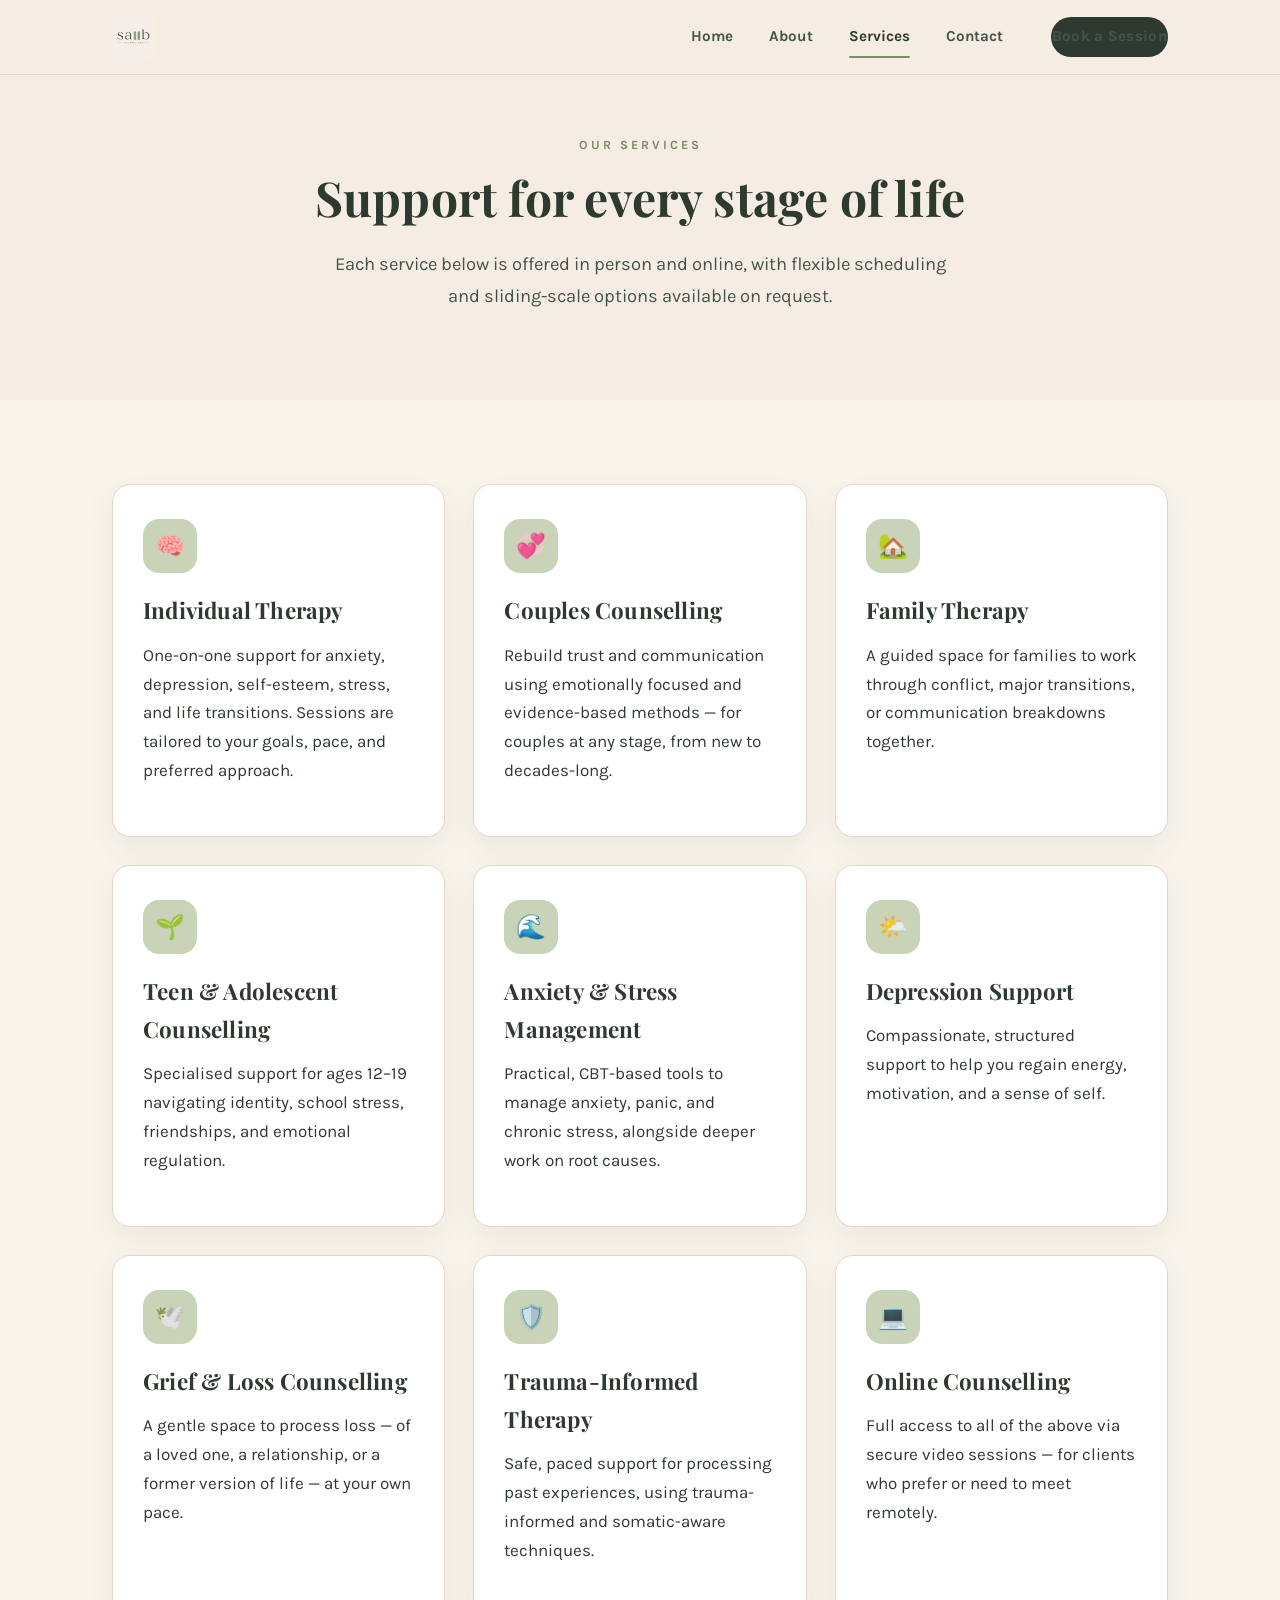
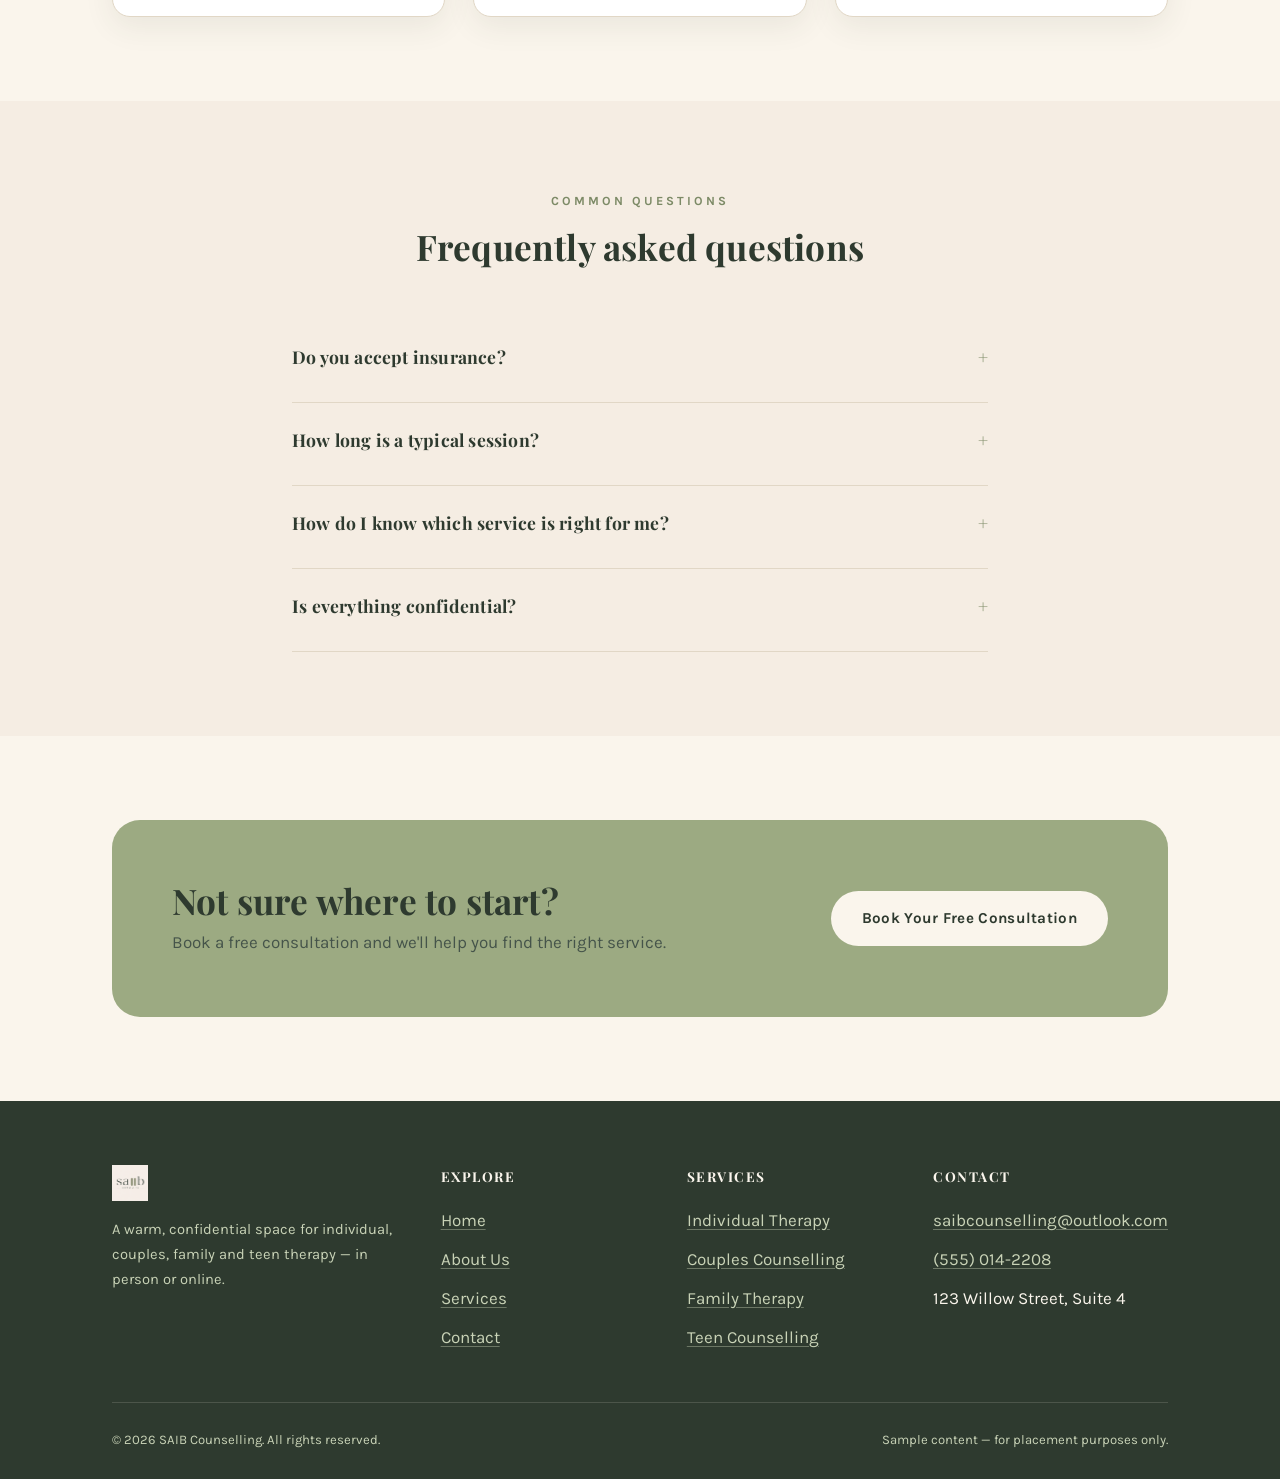
<file: website/services.html>
<!DOCTYPE html>
<html lang="en">
<head>
<meta charset="UTF-8">
<meta name="viewport" content="width=device-width, initial-scale=1.0">
<title>Services — SAIB Counselling</title>
<meta name="description" content="Explore individual, couples, family, teen, grief, trauma and anxiety counselling services at SAIB Counselling.">
<link rel="canonical" href="https://hannagwen.github.io/saib-counselling/services.html">
<meta name="theme-color" content="#2E3A2F">

<meta property="og:type" content="website">
<meta property="og:site_name" content="SAIB Counselling">
<meta property="og:title" content="Services — SAIB Counselling">
<meta property="og:description" content="Explore individual, couples, family, teen, grief, trauma and anxiety counselling services at SAIB Counselling.">
<meta property="og:url" content="https://hannagwen.github.io/saib-counselling/services.html">
<meta property="og:image" content="https://hannagwen.github.io/saib-counselling/assets/logo.png">
<meta name="twitter:card" content="summary_large_image">
<meta name="twitter:title" content="Services — SAIB Counselling">
<meta name="twitter:description" content="Explore individual, couples, family, teen, grief, trauma and anxiety counselling services at SAIB Counselling.">
<meta name="twitter:image" content="https://hannagwen.github.io/saib-counselling/assets/logo.png">

<link rel="icon" type="image/png" href="assets/logo.png">
<link rel="apple-touch-icon" href="assets/logo.png">
<link rel="preconnect" href="https://fonts.googleapis.com">
<link rel="preconnect" href="https://fonts.gstatic.com" crossorigin>
<link href="https://fonts.googleapis.com/css2?family=Playfair+Display:wght@600;700&family=Karla:wght@400;500;700;800&display=swap" rel="stylesheet">
<link rel="stylesheet" href="assets/style.css">
</head>
<body>

<header class="site-header">
  <nav class="nav">
    <a href="index.html" class="brand">
      <img src="assets/logo.png" alt="SAIB Counselling logo" width="42" height="42">
    </a>
    <div class="nav-links" id="nav-links">
      <a href="index.html">Home</a>
      <a href="about.html">About</a>
      <a href="services.html" class="active">Services</a>
      <a href="contact.html">Contact</a>
      <a href="contact.html" class="btn btn-primary nav-cta">Book a Session</a>
    </div>
    <button class="nav-toggle" aria-label="Toggle menu" aria-expanded="false" aria-controls="nav-links"><span></span><span></span><span></span></button>
  </nav>
</header>

<main>
  <section class="page-hero">
    <div class="container">
      <span class="eyebrow center">Our Services</span>
      <h1 class="center">Support for every stage of life</h1>
      <p class="lede center">Each service below is offered in person and online, with flexible scheduling and sliding-scale options available on request.</p>
    </div>
  </section>

  <section class="section-alt">
    <div class="container">
      <div class="grid-3">

        <div class="card service-card" id="individual">
          <div class="icon" aria-hidden="true">🧠</div>
          <h3>Individual Therapy</h3>
          <p>One-on-one support for anxiety, depression, self-esteem, stress, and life transitions. Sessions are tailored to your goals, pace, and preferred approach.</p>
        </div>

        <div class="card service-card" id="couples">
          <div class="icon" aria-hidden="true">💞</div>
          <h3>Couples Counselling</h3>
          <p>Rebuild trust and communication using emotionally focused and evidence-based methods — for couples at any stage, from new to decades-long.</p>
        </div>

        <div class="card service-card" id="family">
          <div class="icon" aria-hidden="true">🏡</div>
          <h3>Family Therapy</h3>
          <p>A guided space for families to work through conflict, major transitions, or communication breakdowns together.</p>
        </div>

        <div class="card service-card" id="teen">
          <div class="icon" aria-hidden="true">🌱</div>
          <h3>Teen &amp; Adolescent Counselling</h3>
          <p>Specialised support for ages 12–19 navigating identity, school stress, friendships, and emotional regulation.</p>
        </div>

        <div class="card service-card" id="anxiety">
          <div class="icon" aria-hidden="true">🌊</div>
          <h3>Anxiety &amp; Stress Management</h3>
          <p>Practical, CBT-based tools to manage anxiety, panic, and chronic stress, alongside deeper work on root causes.</p>
        </div>

        <div class="card service-card" id="depression">
          <div class="icon" aria-hidden="true">🌤️</div>
          <h3>Depression Support</h3>
          <p>Compassionate, structured support to help you regain energy, motivation, and a sense of self.</p>
        </div>

        <div class="card service-card" id="grief">
          <div class="icon" aria-hidden="true">🕊️</div>
          <h3>Grief &amp; Loss Counselling</h3>
          <p>A gentle space to process loss — of a loved one, a relationship, or a former version of life — at your own pace.</p>
        </div>

        <div class="card service-card" id="trauma">
          <div class="icon" aria-hidden="true">🛡️</div>
          <h3>Trauma-Informed Therapy</h3>
          <p>Safe, paced support for processing past experiences, using trauma-informed and somatic-aware techniques.</p>
        </div>

        <div class="card service-card" id="online">
          <div class="icon" aria-hidden="true">💻</div>
          <h3>Online Counselling</h3>
          <p>Full access to all of the above via secure video sessions — for clients who prefer or need to meet remotely.</p>
        </div>

      </div>
    </div>
  </section>

  <!-- FAQ -->
  <section>
    <div class="container" style="max-width:760px;">
      <div class="section-head center" style="max-width:100%;">
        <span class="eyebrow">Common Questions</span>
        <h2>Frequently asked questions</h2>
      </div>

      <div class="faq-item">
        <h3 role="button" tabindex="0" aria-expanded="false" aria-controls="faq-a1">Do you accept insurance?</h3>
        <p id="faq-a1">We work with several major insurance providers and offer sliding-scale rates for clients paying out of pocket. Contact us for details specific to your plan.</p>
      </div>
      <div class="faq-item">
        <h3 role="button" tabindex="0" aria-expanded="false" aria-controls="faq-a2">How long is a typical session?</h3>
        <p id="faq-a2">Individual sessions are 50 minutes; couples and family sessions are typically 60–75 minutes.</p>
      </div>
      <div class="faq-item">
        <h3 role="button" tabindex="0" aria-expanded="false" aria-controls="faq-a3">How do I know which service is right for me?</h3>
        <p id="faq-a3">Book a free 15-minute consultation — we'll talk through what you're looking for and recommend the best fit.</p>
      </div>
      <div class="faq-item">
        <h3 role="button" tabindex="0" aria-expanded="false" aria-controls="faq-a4">Is everything confidential?</h3>
        <p id="faq-a4">Yes. All sessions are strictly confidential, in line with professional and legal standards, with narrow exceptions required by law.</p>
      </div>
    </div>
  </section>

  <section class="section-alt">
    <div class="container">
      <div class="cta-banner">
        <div>
          <h2>Not sure where to start?</h2>
          <p style="margin:0; color: var(--forest-80);">Book a free consultation and we'll help you find the right service.</p>
        </div>
        <a href="contact.html" class="btn btn-light">Book Your Free Consultation</a>
      </div>
    </div>
  </section>
</main>

<footer class="site-footer">
  <div class="container">
    <div class="footer-grid">
      <div class="footer-brand">
        <img src="assets/logo.png" alt="SAIB Counselling" width="36" height="36" loading="lazy">
        <p>A warm, confidential space for individual, couples, family and teen therapy — in person or online.</p>
      </div>
      <div>
        <h4>Explore</h4>
        <ul>
          <li><a href="index.html">Home</a></li>
          <li><a href="about.html">About Us</a></li>
          <li><a href="services.html">Services</a></li>
          <li><a href="contact.html">Contact</a></li>
        </ul>
      </div>
      <div>
        <h4>Services</h4>
        <ul>
          <li><a href="services.html#individual">Individual Therapy</a></li>
          <li><a href="services.html#couples">Couples Counselling</a></li>
          <li><a href="services.html#family">Family Therapy</a></li>
          <li><a href="services.html#teen">Teen Counselling</a></li>
        </ul>
      </div>
      <div>
        <h4>Contact</h4>
        <ul>
          <li><a href="mailto:saibcounselling@outlook.com">saibcounselling@outlook.com</a></li>
          <li><a href="tel:+15550142208">(555) 014-2208</a></li>
          <li>123 Willow Street, Suite 4</li>
        </ul>
      </div>
    </div>
    <div class="footer-bottom">
      <span>© 2026 SAIB Counselling. All rights reserved.</span>
      <span>Sample content — for placement purposes only.</span>
    </div>
  </div>
</footer>

<script src="assets/script.js"></script>
</body>
</html>
</file>
<file: docs/assets/style.css>
/* ============================================
   SAIB Counselling — shared stylesheet
   Palette derived from brand logo:
   cream background, deep forest green, sage accent
   ============================================ */

:root {
  --cream: #F5EDE3;
  --cream-soft: #FAF5EC;
  --white: #FFFFFF;
  --forest: #2E3A2F;
  --forest-80: #45544A;
  --sage: #9CAA82;
  --sage-light: #C9D3B7;
  --sage-dark: #7C8A66;
  --line: #E1D7C6;
  --shadow: 0 10px 30px rgba(46, 58, 47, 0.08);
  --radius-lg: 28px;
  --radius-md: 18px;
  --radius-sm: 10px;
  --font-head: 'Playfair Display', Georgia, serif;
  --font-body: 'Karla', 'Helvetica Neue', Arial, sans-serif;
}

* { box-sizing: border-box; }

html { scroll-behavior: smooth; }

@media (prefers-reduced-motion: reduce) {
  html { scroll-behavior: auto; }
  * { animation-duration: 0.01ms !important; animation-iteration-count: 1 !important; transition-duration: 0.01ms !important; }
}

/* Visible keyboard focus state across interactive elements */
a:focus-visible,
button:focus-visible,
input:focus-visible,
select:focus-visible,
textarea:focus-visible,
.faq-item h3:focus-visible {
  outline: 2.5px solid var(--sage-dark);
  outline-offset: 3px;
}

body {
  margin: 0;
  background: var(--cream);
  color: var(--forest);
  font-family: var(--font-body);
  font-size: 17px;
  line-height: 1.7;
  -webkit-font-smoothing: antialiased;
}

img { max-width: 100%; display: block; }

a { color: inherit; text-decoration: none; }

.container {
  max-width: 1120px;
  margin: 0 auto;
  padding: 0 32px;
}

/* ---------- Typography ---------- */
h1, h2, h3, h4 {
  font-family: var(--font-head);
  color: var(--forest);
  margin: 0 0 0.5em;
  font-weight: 700;
  letter-spacing: 0.2px;
}

h1 { font-size: 3rem; line-height: 1.15; }
h2 { font-size: 2.2rem; line-height: 1.2; }
h3 { font-size: 1.4rem; }

p { margin: 0 0 1em; }

.eyebrow {
  display: inline-block;
  font-family: var(--font-body);
  font-size: 0.78rem;
  letter-spacing: 3px;
  text-transform: uppercase;
  color: var(--sage-dark);
  font-weight: 700;
  margin-bottom: 14px;
}

.lede {
  font-size: 1.15rem;
  color: var(--forest-80);
  max-width: 620px;
}

.center { text-align: center; margin-left: auto; margin-right: auto; }

/* ---------- Buttons ---------- */
.btn {
  display: inline-flex;
  align-items: center;
  gap: 8px;
  padding: 14px 30px;
  border-radius: 999px;
  font-family: var(--font-body);
  font-weight: 700;
  font-size: 0.95rem;
  letter-spacing: 0.3px;
  border: 1.5px solid transparent;
  cursor: pointer;
  transition: all 0.2s ease;
}

.btn-primary {
  background: var(--forest);
  color: var(--white);
}
.btn-primary:hover { background: var(--forest-80); transform: translateY(-1px); }

.btn-outline {
  background: transparent;
  color: var(--forest);
  border-color: var(--forest);
}
.btn-outline:hover { background: var(--forest); color: var(--cream-soft); }

.btn-light {
  background: var(--cream-soft);
  color: var(--forest);
}
.btn-light:hover { background: var(--white); }

/* ---------- Header / Nav ---------- */
.site-header {
  position: sticky;
  top: 0;
  z-index: 50;
  background: rgba(245, 237, 227, 0.92);
  backdrop-filter: blur(6px);
  border-bottom: 1px solid var(--line);
}

.nav {
  display: flex;
  align-items: center;
  justify-content: space-between;
  padding: 16px 32px;
  max-width: 1120px;
  margin: 0 auto;
}

.brand {
  display: flex;
  align-items: center;
  gap: 12px;
}

.brand img { height: 42px; width: auto; }

.nav-links {
  display: flex;
  flex-wrap: wrap;
  gap: 10px 16px;
  align-items: center;
  font-size: 0.85rem;
  font-weight: 700;
}

.nav-links a {
  position: relative;
  padding: 6px 0;
  color: var(--forest-80);
}
.nav-links a:hover:not(.nav-cta), .nav-links a.active:not(.nav-cta) { color: var(--forest); }
.nav-links a.active:not(.nav-cta)::after {
  content: "";
  position: absolute;
  left: 0; right: 0; bottom: -2px;
  height: 2px;
  background: var(--sage-dark);
  border-radius: 2px;
}
.nav-links a.nav-cta,
.nav-links a.nav-cta:hover,
.nav-links a.nav-cta.active { color: var(--white); }

.nav-cta { margin-left: 4px; padding-left: 22px; padding-right: 22px; }

.nav-toggle {
  display: none;
  flex-direction: column;
  gap: 5px;
  background: none;
  border: none;
  cursor: pointer;
  padding: 6px;
}
.nav-toggle span {
  width: 26px; height: 2px; background: var(--forest); border-radius: 2px;
}

/* ---------- Hero ---------- */
.hero {
  padding: 88px 0 90px;
}

.hero-grid {
  display: grid;
  grid-template-columns: 1.1fr 0.9fr;
  gap: 56px;
  align-items: center;
}

.hero-art {
  background: var(--cream-soft);
  border: 1px solid var(--line);
  border-radius: var(--radius-lg);
  aspect-ratio: 4/3.2;
  display: flex;
  align-items: center;
  justify-content: center;
  overflow: hidden;
  position: relative;
}
.hero-art .blob {
  position: absolute;
  inset: 0;
  background: radial-gradient(circle at 30% 30%, rgba(255,255,255,0.35), transparent 60%);
}
.hero-art img { height: 120px; width: auto; position: relative; z-index: 1; }

.hero-actions { display: flex; gap: 16px; margin-top: 30px; flex-wrap: wrap; }

.hero-stats {
  display: flex;
  gap: 40px;
  margin-top: 46px;
}
.hero-stats .stat-num {
  font-family: var(--font-head);
  font-size: 2rem;
  color: var(--sage-dark);
}
.hero-stats .stat-label {
  font-size: 0.85rem;
  color: var(--forest-80);
}

/* ---------- Logo Banner ---------- */
.logo-banner {
  position: sticky;
  top: 74px;
  z-index: 40;
  padding: 18px 0 8px;
  text-align: center;
  background: rgba(245, 237, 227, 0.88);
  backdrop-filter: blur(10px);
}
.logo-banner img {
  height: 180px;
  width: auto;
  margin: 0 auto 10px;
}
.logo-banner p {
  max-width: 800px;
  margin: 0 auto;
  color: var(--forest-80);
  font-size: 1.05rem;
  line-height: 1.6;
  font-family: var(--font-head);
}
@media (max-width: 600px) {
  .logo-banner { position: static; top: auto; }
  .logo-banner img { height: 120px; }
}

/* ---------- Sections ---------- */
section { padding: 68px 0; }
.section-alt { background: var(--cream-soft); }
.section-head { max-width: 640px; margin-bottom: 52px; }

/* ---------- Cards / Grids ---------- */
.grid-3 {
  display: grid;
  grid-template-columns: repeat(3, 1fr);
  gap: 28px;
}
.grid-2 {
  display: grid;
  grid-template-columns: repeat(2, 1fr);
  gap: 28px;
}

.card {
  background: var(--white);
  border-radius: var(--radius-md);
  padding: 34px 30px;
  box-shadow: var(--shadow);
  border: 1px solid var(--line);
}

.service-card .icon {
  width: 54px; height: 54px;
  border-radius: 16px;
  background: var(--sage-light);
  display: flex; align-items: center; justify-content: center;
  font-size: 1.5rem;
  margin-bottom: 18px;
}

/* ---------- Why / feature list ---------- */
.feature-list { list-style: none; padding: 0; margin: 0; }
.feature-list li {
  display: flex;
  gap: 16px;
  align-items: flex-start;
  margin-bottom: 22px;
}
.feature-list .dot {
  flex: none;
  width: 30px; height: 30px;
  border-radius: 50%;
  background: var(--sage);
  color: var(--white);
  display: flex; align-items: center; justify-content: center;
  font-weight: 700;
  font-size: 0.85rem;
}

/* ---------- Testimonials ---------- */
.testimonial-grid {
  display: grid;
  grid-template-columns: repeat(2, 1fr);
  gap: 24px;
}
.testimonial-card {
  background: var(--white);
  border: 1px solid var(--line);
  border-radius: var(--radius-md);
  padding: 32px;
}
.testimonial-card blockquote {
  margin: 0 0 16px;
  font-family: var(--font-head);
  font-size: 1.05rem;
  line-height: 1.6;
  color: var(--forest);
}
.testimonial-card cite {
  font-style: normal;
  font-size: 0.8rem;
  letter-spacing: 1px;
  text-transform: uppercase;
  color: var(--sage-dark);
}

/* ---------- Team ---------- */
.team-card { text-align: center; }
.avatar {
  width: 110px; height: 110px;
  border-radius: 50%;
  background: var(--sage-light);
  margin: 0 auto 18px;
  display: flex; align-items: center; justify-content: center;
  font-family: var(--font-head);
  font-size: 1.8rem;
  color: var(--forest);
}
.team-card .role {
  color: var(--sage-dark);
  font-size: 0.88rem;
  font-weight: 700;
  letter-spacing: 0.4px;
  text-transform: uppercase;
  margin-bottom: 10px;
}

/* ---------- Approach steps ---------- */
.steps {
  display: grid;
  grid-template-columns: repeat(auto-fit, minmax(200px, 1fr));
  gap: 24px;
}
.step .num {
  font-family: var(--font-head);
  font-size: 2.4rem;
  color: var(--sage-light);
  margin-bottom: 8px;
}

/* ---------- Simple bulleted list (e.g. "How I Can Help") ---------- */
.simple-list {
  list-style: disc;
  padding-left: 22px;
  color: var(--forest-80);
  max-width: 640px;
  margin: 0 auto;
  columns: 2;
  column-gap: 40px;
}
.simple-list li { margin-bottom: 10px; break-inside: avoid; }

/* ---------- CTA banner ---------- */
.cta-banner {
  background: var(--sage);
  border-radius: var(--radius-lg);
  padding: 60px;
  display: flex;
  align-items: center;
  justify-content: space-between;
  gap: 30px;
  flex-wrap: wrap;
  color: var(--forest);
}
.cta-banner h2 { margin-bottom: 6px; }

/* ---------- Forms ---------- */
.form-grid {
  display: grid;
  grid-template-columns: 1fr 1fr;
  gap: 20px;
}
.form-grid .full { grid-column: 1 / -1; }

label {
  display: block;
  font-size: 0.85rem;
  font-weight: 700;
  margin-bottom: 8px;
  color: var(--forest-80);
}

input, select, textarea {
  width: 100%;
  padding: 14px 16px;
  border-radius: var(--radius-sm);
  border: 1.5px solid var(--line);
  background: var(--white);
  font-family: var(--font-body);
  font-size: 0.98rem;
  color: var(--forest);
}
input:focus, select:focus, textarea:focus {
  outline: none;
  border-color: var(--sage-dark);
}
textarea { resize: vertical; min-height: 120px; }

.form-note {
  font-size: 0.85rem;
  color: var(--forest-80);
  background: var(--sage-light);
  border-radius: var(--radius-sm);
  padding: 14px 18px;
  margin-bottom: 26px;
}
.form-note a { color: var(--forest); text-decoration: underline; }

/* ---------- Contact info rows ---------- */
.info-row {
  display: flex;
  gap: 18px;
  align-items: flex-start;
  margin-bottom: 26px;
}
.info-row .icon {
  width: 44px; height: 44px;
  border-radius: 12px;
  background: var(--sage-light);
  display: flex; align-items: center; justify-content: center;
  font-size: 1.2rem;
  flex: none;
}

.map-placeholder {
  background: var(--sage-light);
  border-radius: var(--radius-md);
  aspect-ratio: 16/10;
  display: flex;
  align-items: center;
  justify-content: center;
  color: var(--forest-80);
  font-size: 0.95rem;
  text-align: center;
  padding: 20px;
}
.map-placeholder a { color: var(--forest); font-weight: 700; text-decoration: underline; }

.map-embed {
  border-radius: var(--radius-md);
  overflow: hidden;
  aspect-ratio: 16/10;
}
.map-embed iframe {
  width: 100%;
  height: 100%;
  border: 0;
  display: block;
}
.map-embed-link {
  display: block;
  text-align: center;
  margin-top: 10px;
  color: var(--forest);
  font-weight: 700;
  text-decoration: underline;
  font-size: 0.95rem;
}

/* ---------- FAQ ---------- */
.faq-item {
  border-bottom: 1px solid var(--line);
  padding: 22px 0;
}
.faq-item h3 { margin-bottom: 8px; font-size: 1.1rem; cursor: pointer; }
.faq-item h3::after { content: "+"; float: right; color: var(--sage-dark); }
.faq-item h3[aria-expanded="true"]::after { content: "−"; }
.faq-item p { color: var(--forest-80); margin: 8px 0 0; display: none; }
.faq-item p.open { display: block; }

/* ---------- Footer ---------- */
.site-footer {
  background: var(--forest);
  color: var(--cream-soft);
  padding: 64px 0 28px;
}
.footer-grid {
  display: grid;
  grid-template-columns: 1.4fr 1fr 1fr;
  gap: 40px;
  padding-bottom: 40px;
  border-bottom: 1px solid rgba(245,237,227,0.15);
}
.footer-grid h4 {
  color: var(--cream-soft);
  font-size: 0.85rem;
  letter-spacing: 1.5px;
  text-transform: uppercase;
  margin-bottom: 18px;
}
.footer-grid ul { list-style: none; padding: 0; margin: 0; }
.footer-grid li { margin-bottom: 10px; }
.footer-grid a { color: var(--sage-light); text-decoration: underline; text-decoration-color: rgba(201,211,183,0.4); text-underline-offset: 3px; }
.footer-grid a:hover { color: var(--white); }
.footer-brand img { height: 36px; margin-bottom: 16px; }
.footer-brand p { color: var(--sage-light); font-size: 0.92rem; max-width: 280px; }
.trust-strip {
  text-align: center;
  font-size: 0.82rem;
  color: var(--sage-light);
  padding: 22px 0;
  margin: 0;
}
.footer-bottom {
  display: flex;
  justify-content: space-between;
  padding-top: 26px;
  font-size: 0.82rem;
  color: var(--sage-light);
  flex-wrap: wrap;
  gap: 10px;
}

/* ---------- Page header (inner pages) ---------- */
.page-hero {
  padding: 56px 0 16px;
  text-align: center;
}
.page-hero .eyebrow { display: block; }

/* ---------- Sage colour block (e.g. "Taking the First Step") ---------- */
.sage-block {
  background: var(--sage);
  border-radius: var(--radius-lg);
  padding: 56px 48px;
}
.sage-block .eyebrow { color: var(--forest); }

/* ---------- Responsive ---------- */
@media (max-width: 880px) {
  .nav-links {
    position: fixed;
    top: 74px; left: 0; right: 0;
    background: var(--cream-soft);
    flex-direction: column;
    align-items: flex-start;
    padding: 24px 32px;
    gap: 20px;
    border-bottom: 1px solid var(--line);
    transform: translateY(-130%);
    transition: transform 0.25s ease;
  }
  .nav-links.open { transform: translateY(0); }
  .nav-toggle { display: flex; }
  .nav-cta { margin-left: 0; }
}

@media (max-width: 900px) {
  h1 { font-size: 2.3rem; }
  .hero-grid { grid-template-columns: 1fr; }
  .grid-3 { grid-template-columns: 1fr 1fr; }
  .footer-grid { grid-template-columns: 1fr 1fr; }
}

@media (max-width: 600px) {
  .container { padding: 0 20px; }
  .grid-3, .grid-2, .form-grid { grid-template-columns: 1fr; }
  .simple-list { columns: 1; }
  .testimonial-grid { grid-template-columns: 1fr; }
  .testimonial-card, .cta-banner, .sage-block { padding: 28px; }
  .footer-grid { grid-template-columns: 1fr; }
  .cta-banner { flex-direction: column; text-align: center; }
}
</file>
<file: website/assets/style.css>
/* ============================================
   SAIB Counselling — shared stylesheet
   Palette derived from brand logo:
   cream background, deep forest green, sage accent
   ============================================ */

:root {
  --cream: #F5EDE3;
  --cream-soft: #FAF5EC;
  --white: #FFFFFF;
  --forest: #2E3A2F;
  --forest-80: #45544A;
  --sage: #9CAA82;
  --sage-light: #C9D3B7;
  --sage-dark: #7C8A66;
  --line: #E1D7C6;
  --shadow: 0 10px 30px rgba(46, 58, 47, 0.08);
  --radius-lg: 28px;
  --radius-md: 18px;
  --radius-sm: 10px;
  --font-head: 'Playfair Display', Georgia, serif;
  --font-body: 'Karla', 'Helvetica Neue', Arial, sans-serif;
}

* { box-sizing: border-box; }

html { scroll-behavior: smooth; }

@media (prefers-reduced-motion: reduce) {
  html { scroll-behavior: auto; }
  * { animation-duration: 0.01ms !important; animation-iteration-count: 1 !important; transition-duration: 0.01ms !important; }
}

/* Visible keyboard focus state across interactive elements */
a:focus-visible,
button:focus-visible,
input:focus-visible,
select:focus-visible,
textarea:focus-visible,
.faq-item h3:focus-visible {
  outline: 2.5px solid var(--sage-dark);
  outline-offset: 3px;
}

body {
  margin: 0;
  background: var(--cream);
  color: var(--forest);
  font-family: var(--font-body);
  font-size: 17px;
  line-height: 1.7;
  -webkit-font-smoothing: antialiased;
}

img { max-width: 100%; display: block; }

a { color: inherit; text-decoration: none; }

.container {
  max-width: 1120px;
  margin: 0 auto;
  padding: 0 32px;
}

/* ---------- Typography ---------- */
h1, h2, h3, h4 {
  font-family: var(--font-head);
  color: var(--forest);
  margin: 0 0 0.5em;
  font-weight: 700;
  letter-spacing: 0.2px;
}

h1 { font-size: 3rem; line-height: 1.15; }
h2 { font-size: 2.2rem; line-height: 1.2; }
h3 { font-size: 1.4rem; }

p { margin: 0 0 1em; }

.eyebrow {
  display: inline-block;
  font-family: var(--font-body);
  font-size: 0.78rem;
  letter-spacing: 3px;
  text-transform: uppercase;
  color: var(--sage-dark);
  font-weight: 700;
  margin-bottom: 14px;
}

.lede {
  font-size: 1.15rem;
  color: var(--forest-80);
  max-width: 620px;
}

.center { text-align: center; margin-left: auto; margin-right: auto; }

/* ---------- Buttons ---------- */
.btn {
  display: inline-flex;
  align-items: center;
  gap: 8px;
  padding: 14px 30px;
  border-radius: 999px;
  font-family: var(--font-body);
  font-weight: 700;
  font-size: 0.95rem;
  letter-spacing: 0.3px;
  border: 1.5px solid transparent;
  cursor: pointer;
  transition: all 0.2s ease;
}

.btn-primary {
  background: var(--forest);
  color: var(--cream-soft);
}
.btn-primary:hover { background: var(--forest-80); transform: translateY(-1px); }

.btn-outline {
  background: transparent;
  color: var(--forest);
  border-color: var(--forest);
}
.btn-outline:hover { background: var(--forest); color: var(--cream-soft); }

.btn-light {
  background: var(--cream-soft);
  color: var(--forest);
}
.btn-light:hover { background: var(--white); }

/* ---------- Header / Nav ---------- */
.site-header {
  position: sticky;
  top: 0;
  z-index: 50;
  background: rgba(245, 237, 227, 0.92);
  backdrop-filter: blur(6px);
  border-bottom: 1px solid var(--line);
}

.nav {
  display: flex;
  align-items: center;
  justify-content: space-between;
  padding: 16px 32px;
  max-width: 1120px;
  margin: 0 auto;
}

.brand {
  display: flex;
  align-items: center;
  gap: 12px;
}

.brand img { height: 42px; width: auto; }

.nav-links {
  display: flex;
  gap: 36px;
  align-items: center;
  font-size: 0.95rem;
  font-weight: 700;
}

.nav-links a {
  position: relative;
  padding: 6px 0;
  color: var(--forest-80);
}
.nav-links a:hover, .nav-links a.active { color: var(--forest); }
.nav-links a.active::after {
  content: "";
  position: absolute;
  left: 0; right: 0; bottom: -2px;
  height: 2px;
  background: var(--sage-dark);
  border-radius: 2px;
}

.nav-cta { margin-left: 12px; }

.nav-toggle {
  display: none;
  flex-direction: column;
  gap: 5px;
  background: none;
  border: none;
  cursor: pointer;
  padding: 6px;
}
.nav-toggle span {
  width: 26px; height: 2px; background: var(--forest); border-radius: 2px;
}

/* ---------- Hero ---------- */
.hero {
  padding: 88px 0 90px;
}

.hero-grid {
  display: grid;
  grid-template-columns: 1.1fr 0.9fr;
  gap: 56px;
  align-items: center;
}

.hero-art {
  background: var(--sage-light);
  border-radius: var(--radius-lg);
  aspect-ratio: 4/3.2;
  display: flex;
  align-items: center;
  justify-content: center;
  overflow: hidden;
  position: relative;
}
.hero-art .blob {
  position: absolute;
  inset: 0;
  background: radial-gradient(circle at 30% 30%, rgba(255,255,255,0.35), transparent 60%);
}
.hero-art img { height: 120px; width: auto; position: relative; z-index: 1; }

.hero-actions { display: flex; gap: 16px; margin-top: 30px; flex-wrap: wrap; }

.hero-stats {
  display: flex;
  gap: 40px;
  margin-top: 46px;
}
.hero-stats .stat-num {
  font-family: var(--font-head);
  font-size: 2rem;
  color: var(--sage-dark);
}
.hero-stats .stat-label {
  font-size: 0.85rem;
  color: var(--forest-80);
}

/* ---------- Sections ---------- */
section { padding: 84px 0; }
.section-alt { background: var(--cream-soft); }
.section-head { max-width: 640px; margin-bottom: 52px; }

/* ---------- Cards / Grids ---------- */
.grid-3 {
  display: grid;
  grid-template-columns: repeat(3, 1fr);
  gap: 28px;
}
.grid-2 {
  display: grid;
  grid-template-columns: repeat(2, 1fr);
  gap: 28px;
}

.card {
  background: var(--white);
  border-radius: var(--radius-md);
  padding: 34px 30px;
  box-shadow: var(--shadow);
  border: 1px solid var(--line);
}

.service-card .icon {
  width: 54px; height: 54px;
  border-radius: 16px;
  background: var(--sage-light);
  display: flex; align-items: center; justify-content: center;
  font-size: 1.5rem;
  margin-bottom: 18px;
}

.service-card .tag {
  display: inline-block;
  margin-top: 14px;
  font-size: 0.82rem;
  font-weight: 700;
  color: var(--sage-dark);
}

/* ---------- Why / feature list ---------- */
.feature-list { list-style: none; padding: 0; margin: 0; }
.feature-list li {
  display: flex;
  gap: 16px;
  align-items: flex-start;
  margin-bottom: 22px;
}
.feature-list .dot {
  flex: none;
  width: 30px; height: 30px;
  border-radius: 50%;
  background: var(--sage);
  color: var(--white);
  display: flex; align-items: center; justify-content: center;
  font-weight: 700;
  font-size: 0.85rem;
}

/* ---------- Testimonial ---------- */
.testimonial {
  background: var(--forest);
  color: var(--cream-soft);
  border-radius: var(--radius-lg);
  padding: 64px;
  text-align: center;
}
.testimonial blockquote {
  font-family: var(--font-head);
  font-size: 1.6rem;
  line-height: 1.5;
  max-width: 760px;
  margin: 0 auto 24px;
}
.testimonial cite {
  font-style: normal;
  font-size: 0.9rem;
  letter-spacing: 1px;
  text-transform: uppercase;
  color: var(--sage-light);
}

/* ---------- Team ---------- */
.team-card { text-align: center; }
.avatar {
  width: 110px; height: 110px;
  border-radius: 50%;
  background: var(--sage-light);
  margin: 0 auto 18px;
  display: flex; align-items: center; justify-content: center;
  font-family: var(--font-head);
  font-size: 1.8rem;
  color: var(--forest);
}
.team-card .role {
  color: var(--sage-dark);
  font-size: 0.88rem;
  font-weight: 700;
  letter-spacing: 0.4px;
  text-transform: uppercase;
  margin-bottom: 10px;
}

/* ---------- Approach steps ---------- */
.steps {
  display: grid;
  grid-template-columns: repeat(4, 1fr);
  gap: 24px;
}
.step .num {
  font-family: var(--font-head);
  font-size: 2.4rem;
  color: var(--sage-light);
  margin-bottom: 8px;
}

/* ---------- CTA banner ---------- */
.cta-banner {
  background: var(--sage);
  border-radius: var(--radius-lg);
  padding: 60px;
  display: flex;
  align-items: center;
  justify-content: space-between;
  gap: 30px;
  flex-wrap: wrap;
  color: var(--forest);
}
.cta-banner h2 { margin-bottom: 6px; }

/* ---------- Forms ---------- */
.form-grid {
  display: grid;
  grid-template-columns: 1fr 1fr;
  gap: 20px;
}
.form-grid .full { grid-column: 1 / -1; }

label {
  display: block;
  font-size: 0.85rem;
  font-weight: 700;
  margin-bottom: 8px;
  color: var(--forest-80);
}

input, select, textarea {
  width: 100%;
  padding: 14px 16px;
  border-radius: var(--radius-sm);
  border: 1.5px solid var(--line);
  background: var(--white);
  font-family: var(--font-body);
  font-size: 0.98rem;
  color: var(--forest);
}
input:focus, select:focus, textarea:focus {
  outline: none;
  border-color: var(--sage-dark);
}
textarea { resize: vertical; min-height: 120px; }

.form-note {
  font-size: 0.85rem;
  color: var(--forest-80);
  background: var(--sage-light);
  border-radius: var(--radius-sm);
  padding: 14px 18px;
  margin-bottom: 26px;
}

/* ---------- Contact info rows ---------- */
.info-row {
  display: flex;
  gap: 18px;
  align-items: flex-start;
  margin-bottom: 26px;
}
.info-row .icon {
  width: 44px; height: 44px;
  border-radius: 12px;
  background: var(--sage-light);
  display: flex; align-items: center; justify-content: center;
  font-size: 1.2rem;
  flex: none;
}

.map-placeholder {
  background: var(--sage-light);
  border-radius: var(--radius-md);
  aspect-ratio: 16/10;
  display: flex;
  align-items: center;
  justify-content: center;
  color: var(--forest-80);
  font-size: 0.95rem;
  text-align: center;
  padding: 20px;
}

/* ---------- FAQ ---------- */
.faq-item {
  border-bottom: 1px solid var(--line);
  padding: 22px 0;
}
.faq-item h3 { margin-bottom: 8px; font-size: 1.1rem; cursor: pointer; }
.faq-item h3::after { content: "+"; float: right; color: var(--sage-dark); }
.faq-item h3[aria-expanded="true"]::after { content: "−"; }
.faq-item p { color: var(--forest-80); margin: 8px 0 0; display: none; }
.faq-item p.open { display: block; }

/* ---------- Footer ---------- */
.site-footer {
  background: var(--forest);
  color: var(--cream-soft);
  padding: 64px 0 28px;
}
.footer-grid {
  display: grid;
  grid-template-columns: 1.4fr 1fr 1fr 1fr;
  gap: 40px;
  padding-bottom: 40px;
  border-bottom: 1px solid rgba(245,237,227,0.15);
}
.footer-grid h4 {
  color: var(--cream-soft);
  font-size: 0.85rem;
  letter-spacing: 1.5px;
  text-transform: uppercase;
  margin-bottom: 18px;
}
.footer-grid ul { list-style: none; padding: 0; margin: 0; }
.footer-grid li { margin-bottom: 10px; }
.footer-grid a { color: var(--sage-light); text-decoration: underline; text-decoration-color: rgba(201,211,183,0.4); text-underline-offset: 3px; }
.footer-grid a:hover { color: var(--white); }
.footer-brand img { height: 36px; margin-bottom: 16px; }
.footer-brand p { color: var(--sage-light); font-size: 0.92rem; max-width: 280px; }
.footer-bottom {
  display: flex;
  justify-content: space-between;
  padding-top: 26px;
  font-size: 0.82rem;
  color: var(--sage-light);
  flex-wrap: wrap;
  gap: 10px;
}

/* ---------- Page header (inner pages) ---------- */
.page-hero {
  padding: 60px 0 70px;
  text-align: center;
}
.page-hero .eyebrow { display: block; }

/* ---------- Responsive ---------- */
@media (max-width: 900px) {
  h1 { font-size: 2.3rem; }
  .hero-grid { grid-template-columns: 1fr; }
  .grid-3 { grid-template-columns: 1fr 1fr; }
  .steps { grid-template-columns: 1fr 1fr; }
  .footer-grid { grid-template-columns: 1fr 1fr; }
  .nav-links {
    position: fixed;
    top: 74px; left: 0; right: 0;
    background: var(--cream-soft);
    flex-direction: column;
    align-items: flex-start;
    padding: 24px 32px;
    gap: 20px;
    border-bottom: 1px solid var(--line);
    transform: translateY(-130%);
    transition: transform 0.25s ease;
  }
  .nav-links.open { transform: translateY(0); }
  .nav-toggle { display: flex; }
  .nav-cta { margin-left: 0; }
}

@media (max-width: 600px) {
  .container { padding: 0 20px; }
  .grid-3, .grid-2, .form-grid { grid-template-columns: 1fr; }
  .steps { grid-template-columns: 1fr; }
  .testimonial, .cta-banner { padding: 36px; }
  .footer-grid { grid-template-columns: 1fr; }
  .cta-banner { flex-direction: column; text-align: center; }
}
</file>
